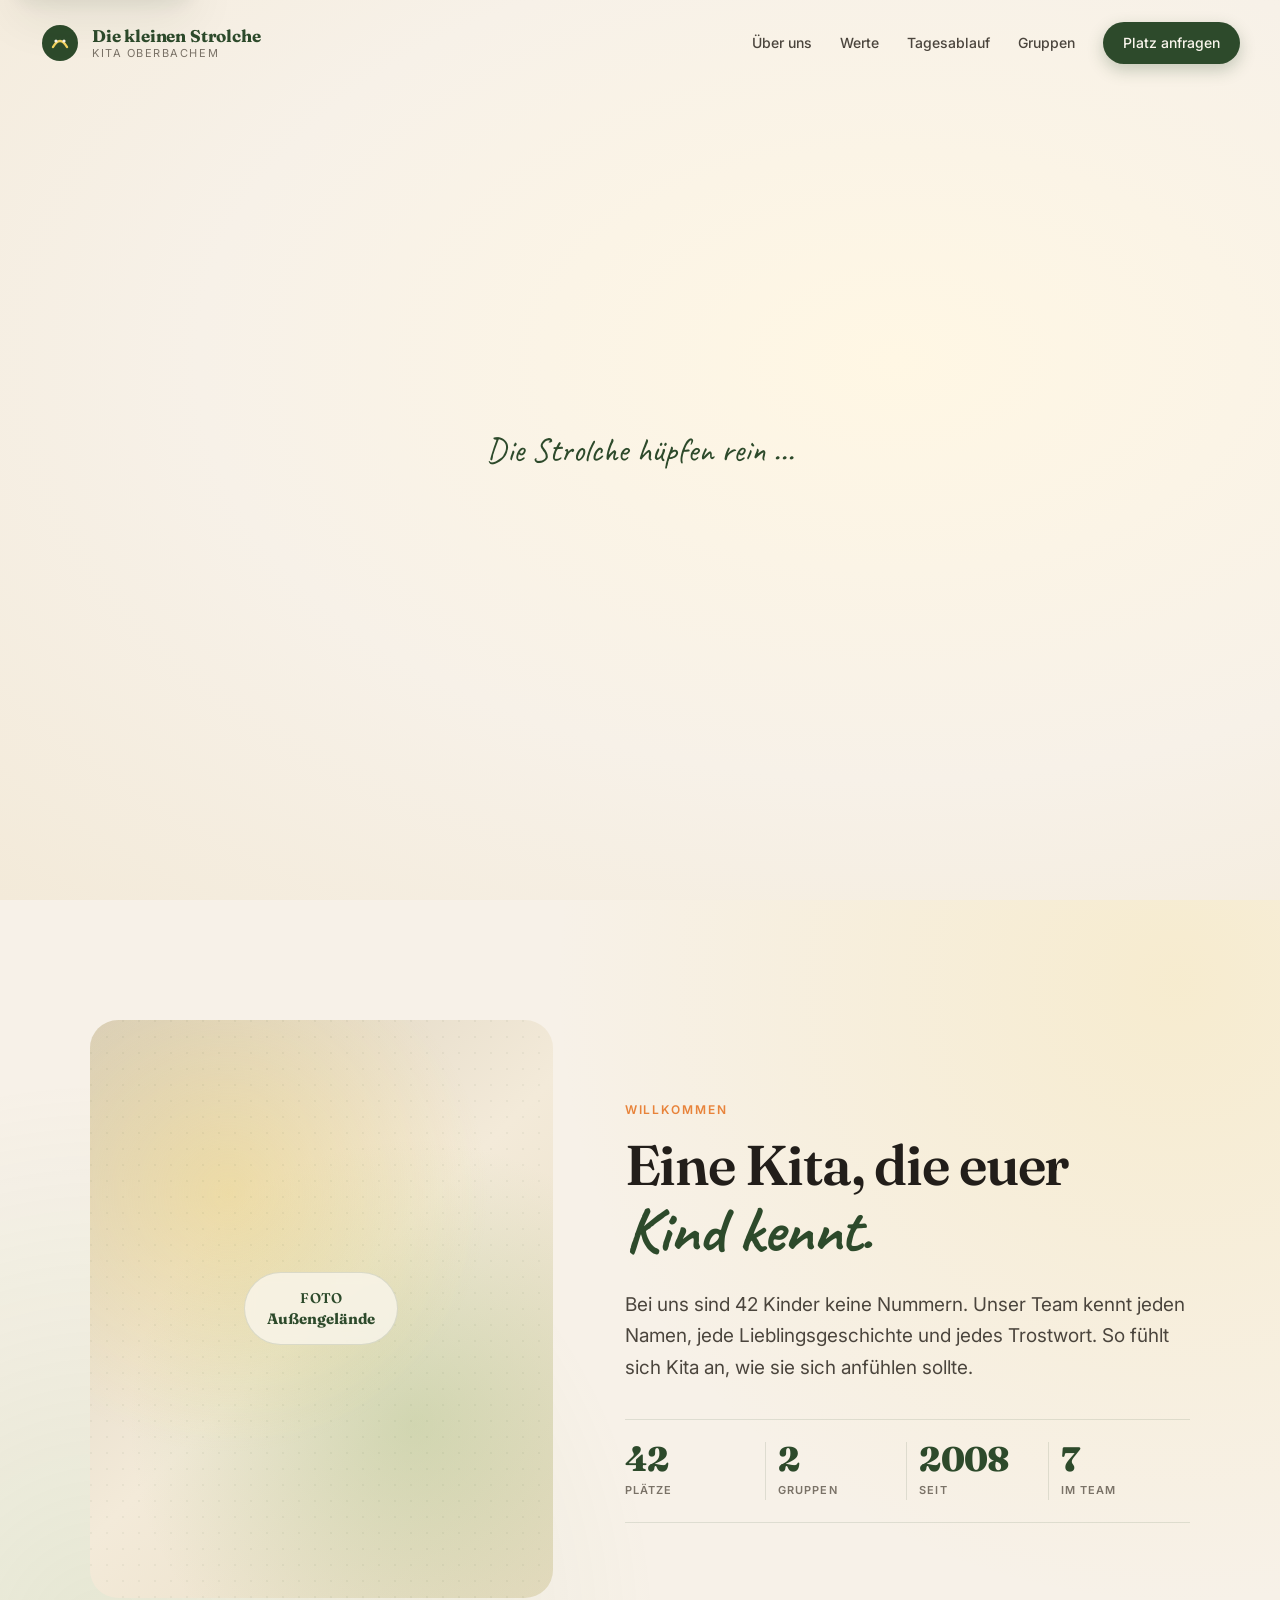
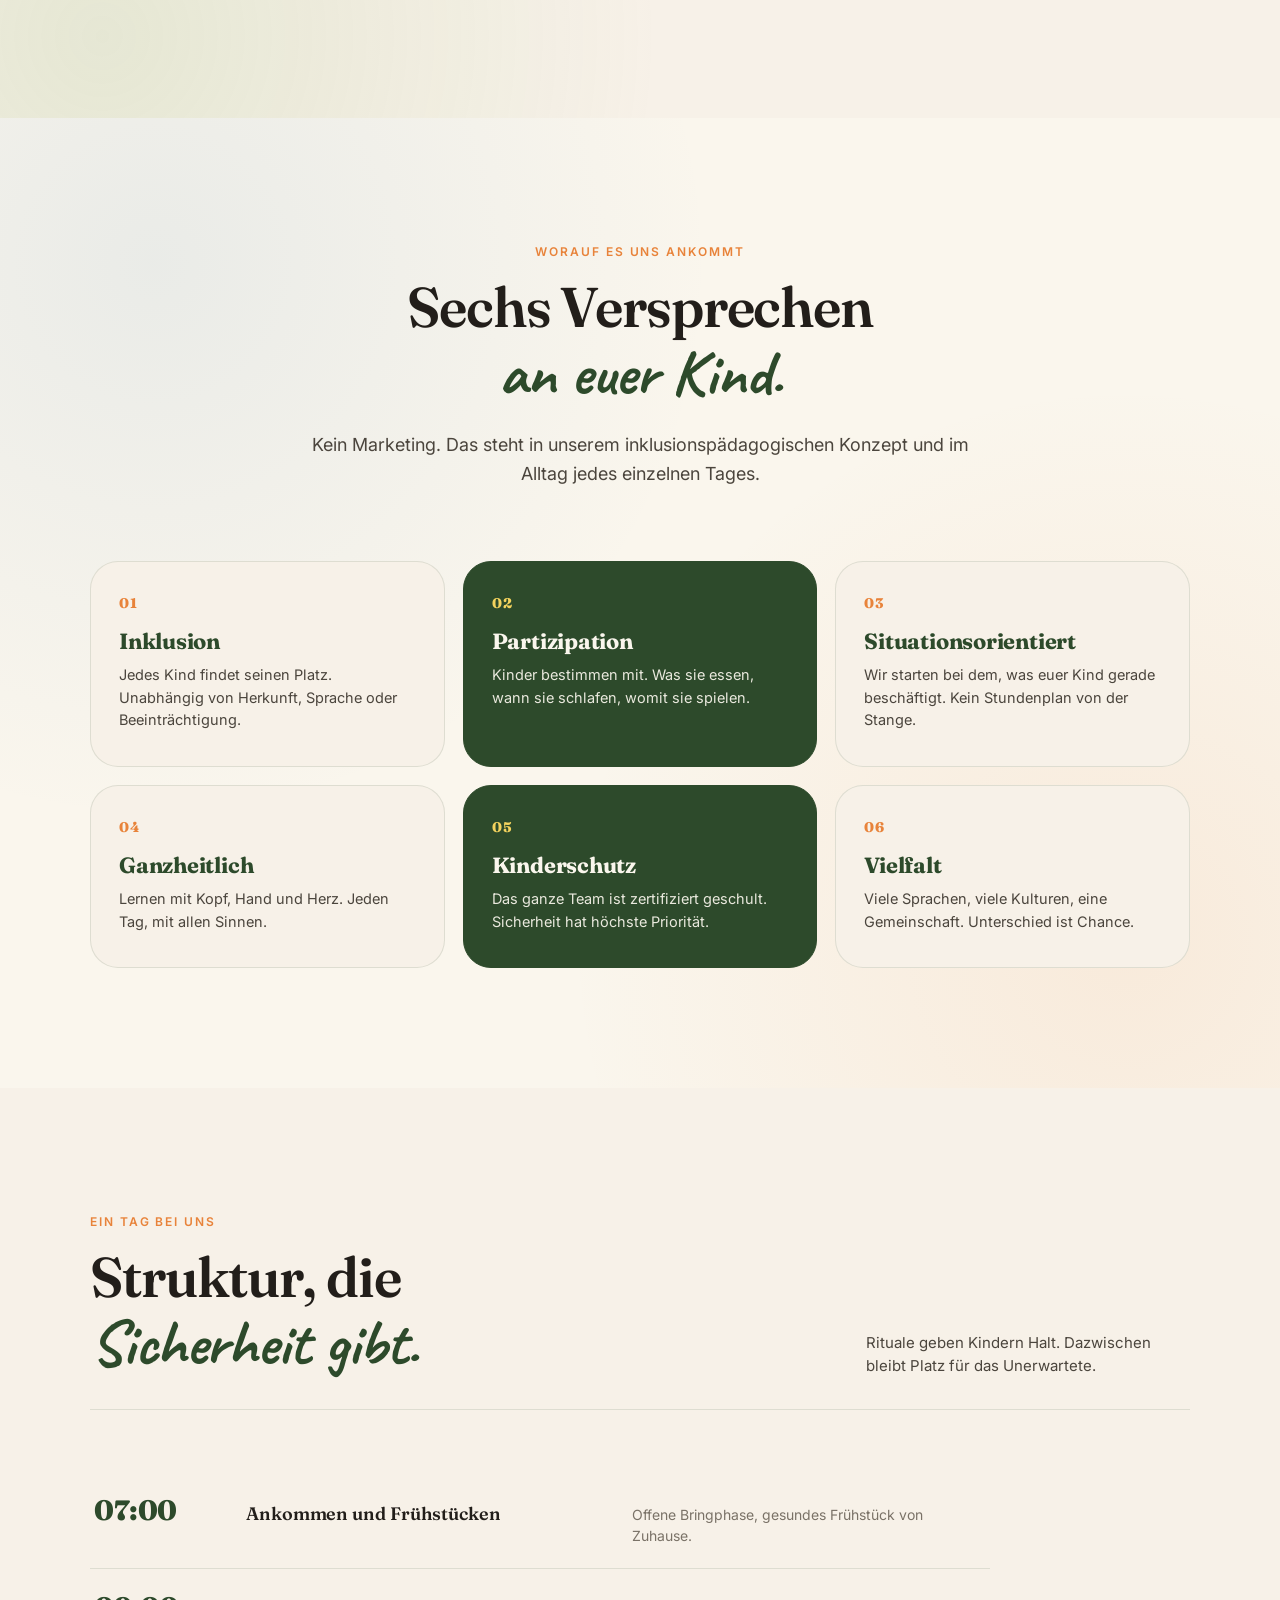
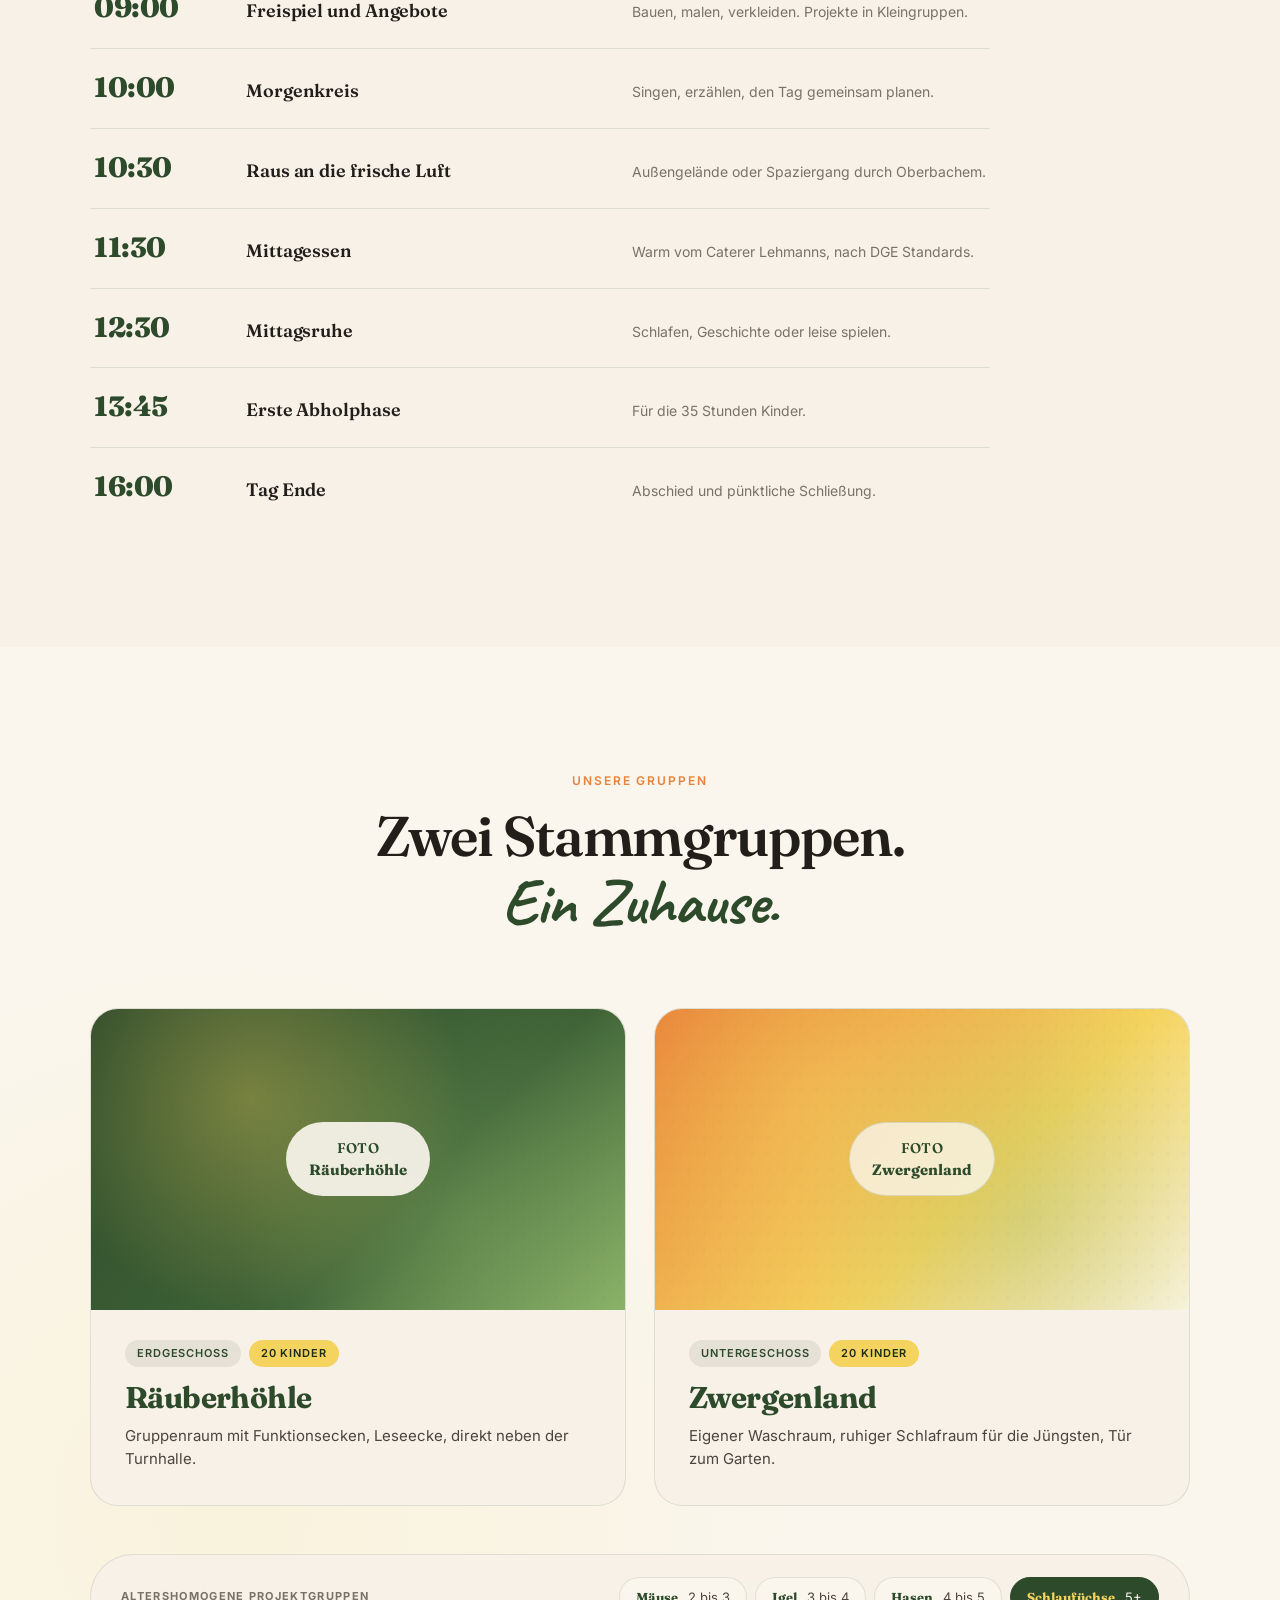
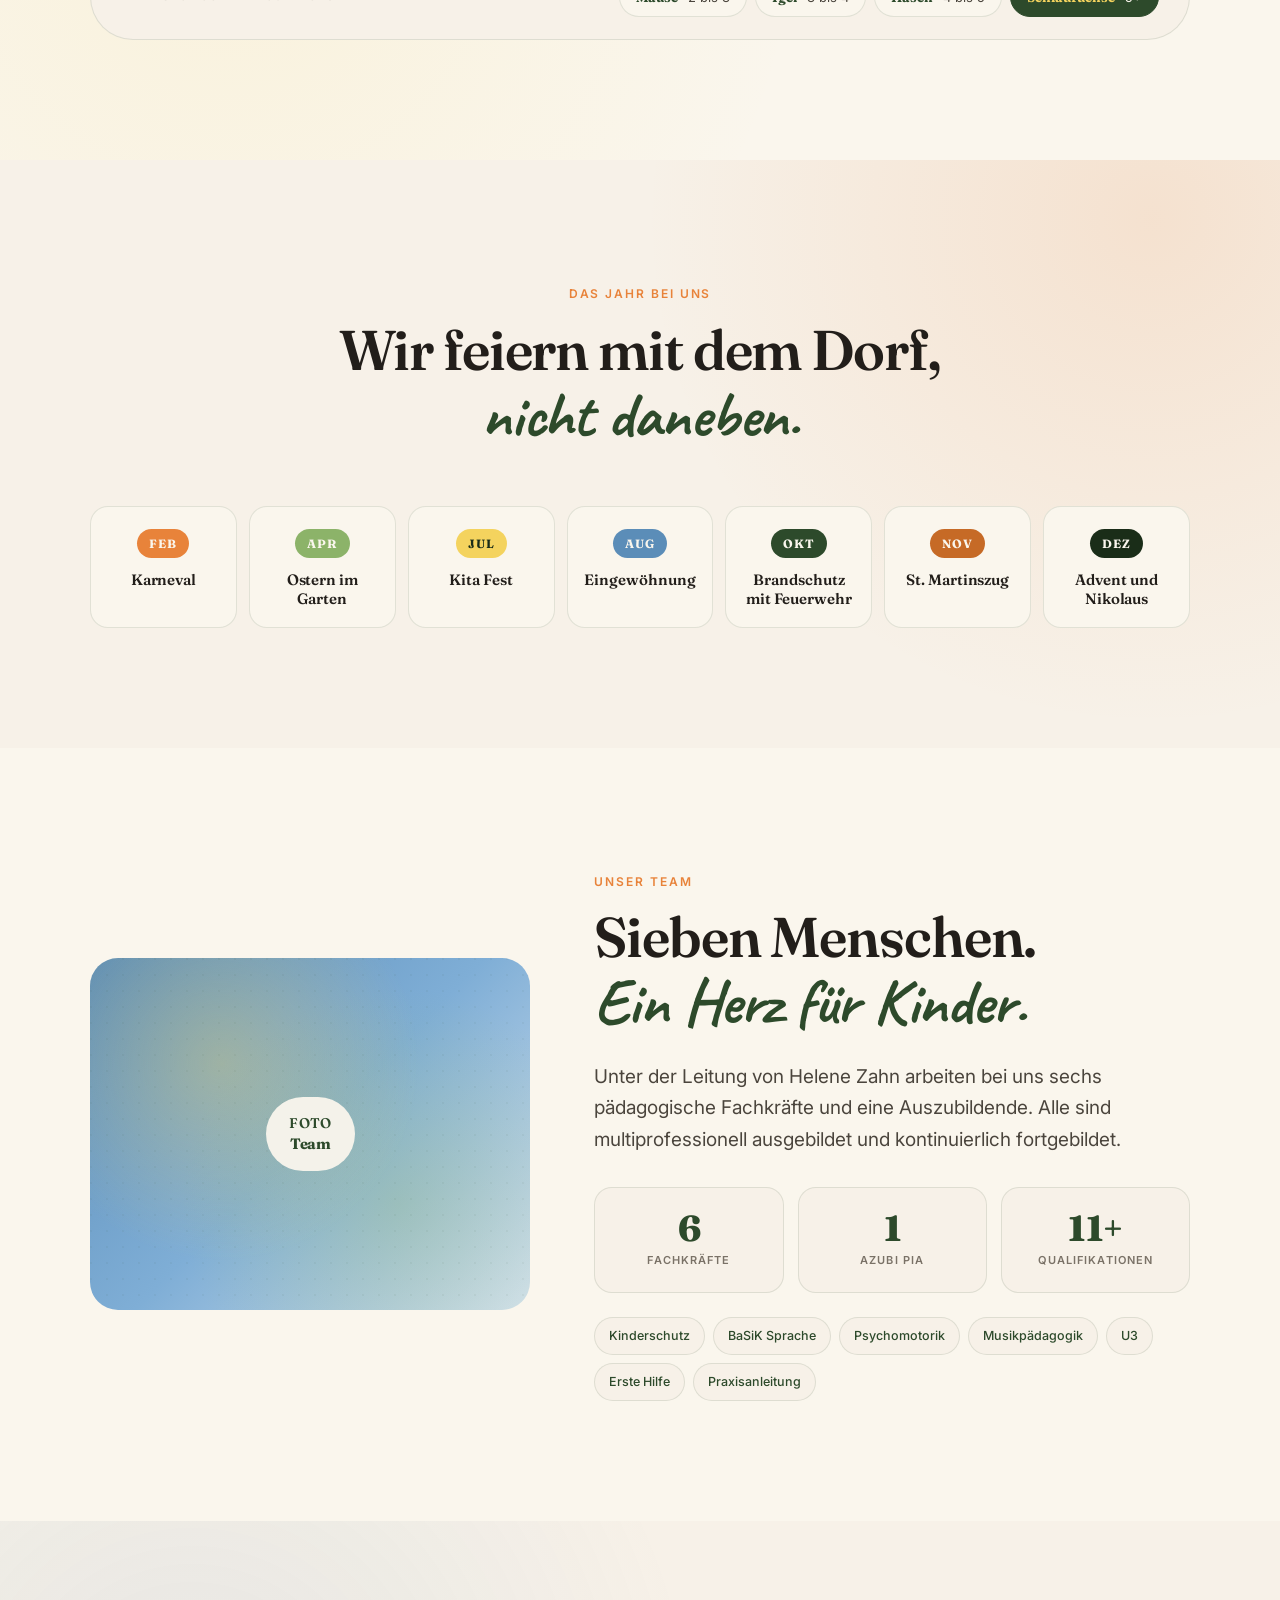
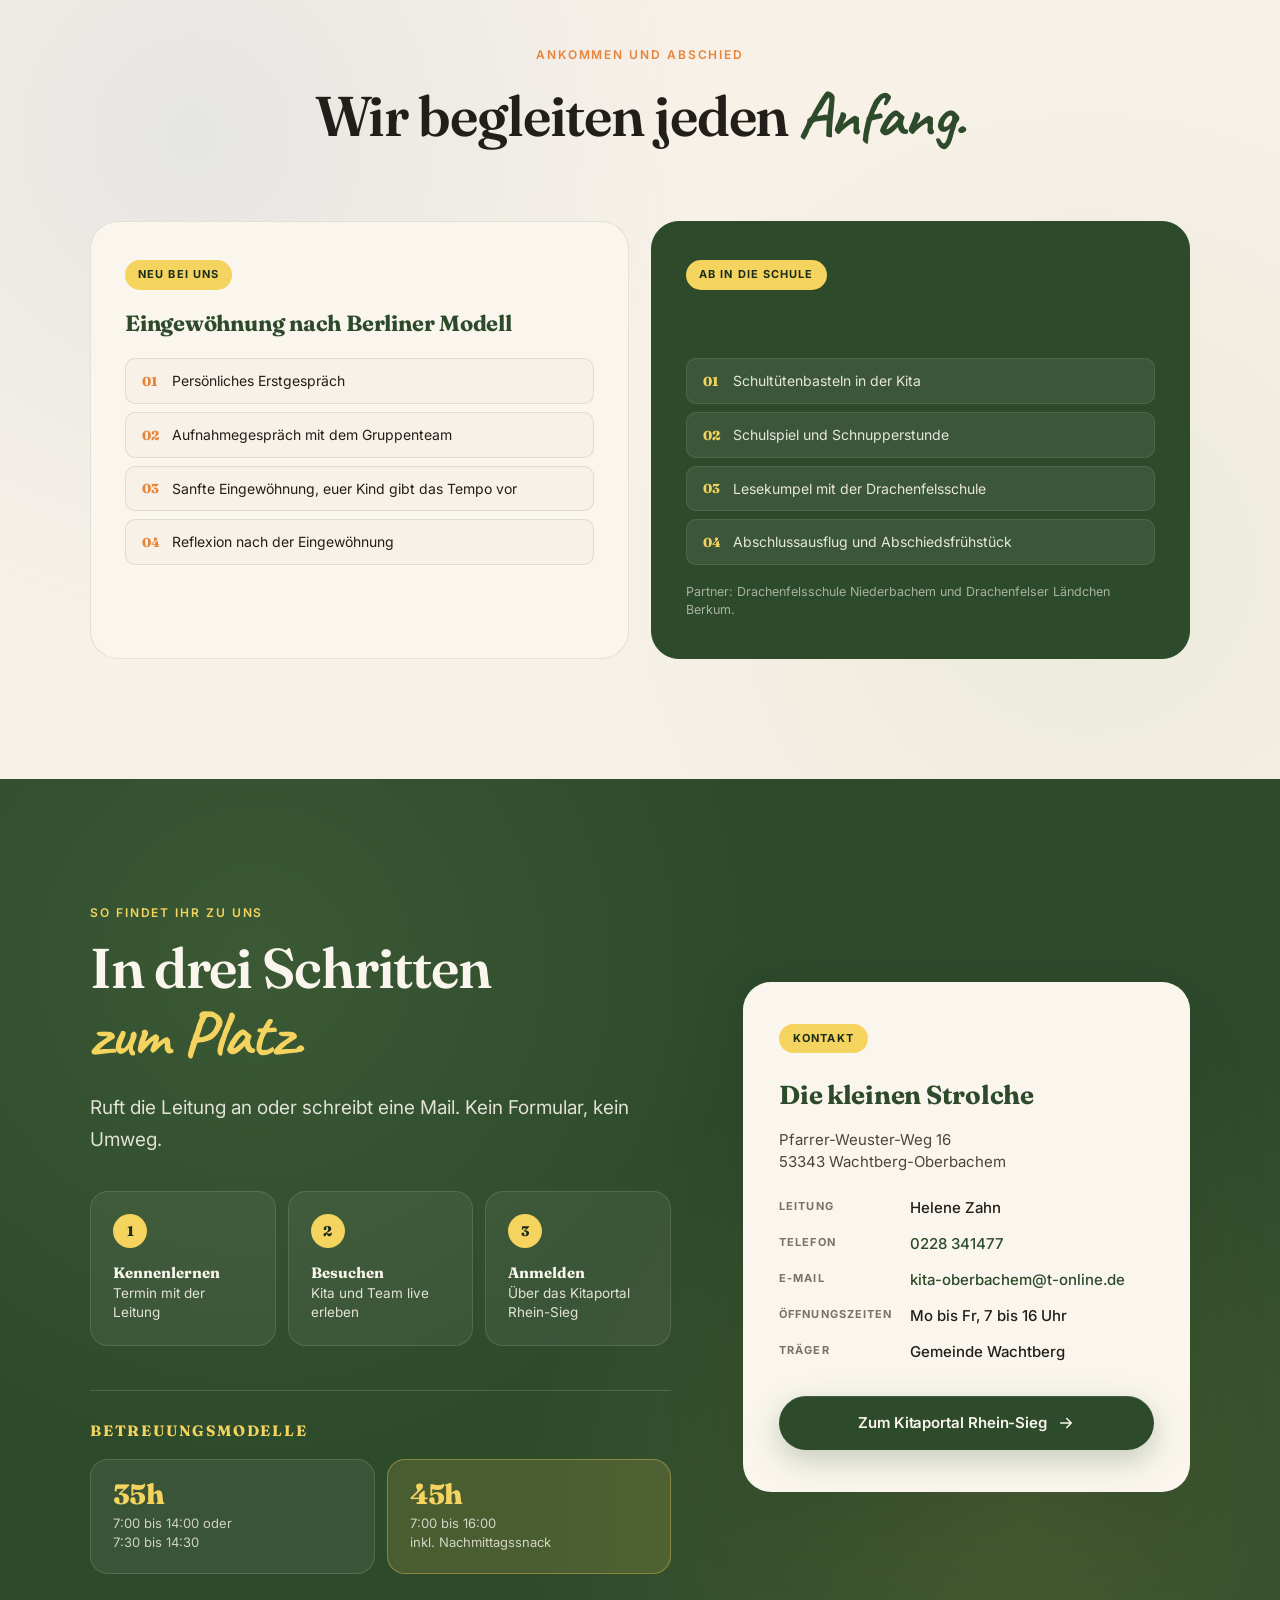
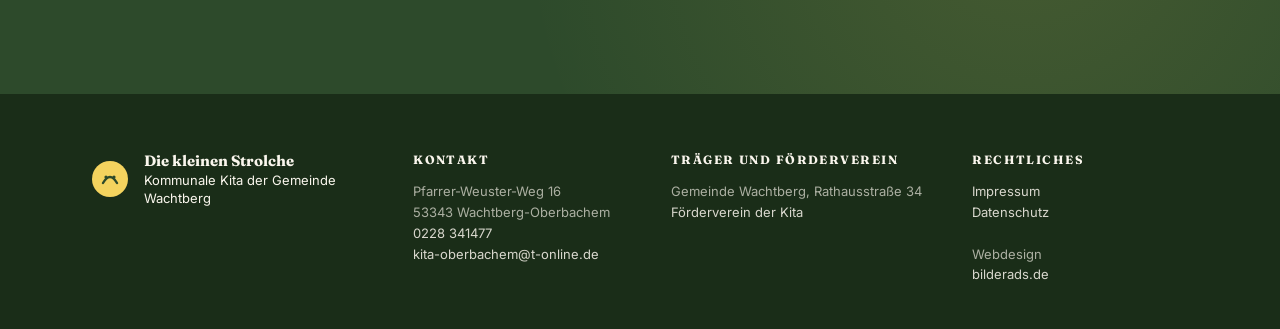
<file: index.html>
<!doctype html>
<html lang="de">
  <head>
    <meta charset="UTF-8" />
    <meta name="viewport" content="width=device-width, initial-scale=1.0" />

    <title>Kita "Die kleinen Strolche" Oberbachem | Inklusive Kita in Wachtberg</title>
    <meta
      name="description"
      content="Kommunale inklusive Kita in Wachtberg-Oberbachem. 42 Plätze, zwei Gruppen, Kinder von 2 Jahren bis zur Einschulung. Hier darf euer Kind einfach Kind sein."
    />
    <meta
      name="keywords"
      content="Kita Oberbachem, Kindergarten Oberbachem, Kita Wachtberg, Die kleinen Strolche, Inklusive Kita Wachtberg, Räuberhöhle Zwergenland"
    />
    <meta name="author" content="Kita Die kleinen Strolche Oberbachem" />
    <meta name="robots" content="index, follow, max-image-preview:large" />
    <meta name="theme-color" content="#2d4a2b" />
    <meta name="format-detection" content="telephone=yes" />
    <link rel="canonical" href="https://kita-oberbachem.de/" />

    <meta name="geo.region" content="DE-NW" />
    <meta name="geo.placename" content="Wachtberg-Oberbachem" />
    <meta name="geo.position" content="50.6368;7.1582" />
    <meta name="ICBM" content="50.6368, 7.1582" />

    <meta property="og:type" content="website" />
    <meta property="og:site_name" content="Kita Die kleinen Strolche Oberbachem" />
    <meta property="og:locale" content="de_DE" />
    <meta property="og:title" content="Kita Die kleinen Strolche Oberbachem" />
    <meta
      property="og:description"
      content="Inklusive Kita in Wachtberg-Oberbachem. 42 Plätze, zwei Gruppen, Kinder von 2 bis 6 Jahren. Hier darf euer Kind einfach Kind sein."
    />
    <meta property="og:url" content="https://kita-oberbachem.de/" />
    <meta property="og:image" content="https://kita-oberbachem.de/og-image.jpg" />
    <meta property="og:image:width" content="1200" />
    <meta property="og:image:height" content="630" />
    <meta property="og:image:alt" content="Kita Die kleinen Strolche in Wachtberg-Oberbachem" />

    <meta name="twitter:card" content="summary_large_image" />
    <meta name="twitter:title" content="Kita Die kleinen Strolche Oberbachem" />
    <meta
      name="twitter:description"
      content="Inklusive Kita in Wachtberg-Oberbachem. 42 Plätze, 2 bis 6 Jahre."
    />
    <meta name="twitter:image" content="https://kita-oberbachem.de/og-image.jpg" />

    <link rel="icon" href="data:image/svg+xml,%3Csvg xmlns='http://www.w3.org/2000/svg' viewBox='0 0 100 100'%3E%3Ctext y='.9em' font-size='90'%3E%F0%9F%8C%B2%3C/text%3E%3C/svg%3E" />

    <script type="application/ld+json">
    {
      "@context": "https://schema.org",
      "@type": "Preschool",
      "@id": "https://kita-oberbachem.de/#organization",
      "name": "Kita Die kleinen Strolche Oberbachem",
      "alternateName": ["Die kleinen Strolche", "Städtische Kita Oberbachem"],
      "url": "https://kita-oberbachem.de/",
      "description": "Kommunale inklusive Kindertagesstätte in Wachtberg-Oberbachem. Zwei Gruppen (Räuberhöhle und Zwergenland), bis zu 42 Kinder von 2 Jahren bis zur Einschulung. Situationsorientierter pädagogischer Ansatz mit Fokus auf Inklusion, Partizipation und ganzheitliche Bildung.",
      "telephone": "+49-228-341477",
      "email": "kita-oberbachem@t-online.de",
      "address": {
        "@type": "PostalAddress",
        "streetAddress": "Pfarrer-Weuster-Weg 16",
        "addressLocality": "Wachtberg",
        "addressRegion": "NW",
        "postalCode": "53343",
        "addressCountry": "DE"
      },
      "geo": {
        "@type": "GeoCoordinates",
        "latitude": 50.6368,
        "longitude": 7.1582
      },
      "openingHoursSpecification": [{
        "@type": "OpeningHoursSpecification",
        "dayOfWeek": ["Monday", "Tuesday", "Wednesday", "Thursday", "Friday"],
        "opens": "07:00",
        "closes": "16:00"
      }],
      "areaServed": [
        { "@type": "Place", "name": "Oberbachem" },
        { "@type": "Place", "name": "Berkum" },
        { "@type": "Place", "name": "Niederbachem" },
        { "@type": "Place", "name": "Ließem" },
        { "@type": "Place", "name": "Gimmersdorf" },
        { "@type": "Place", "name": "Kürrighoven" },
        { "@type": "Place", "name": "Werthhoven" },
        { "@type": "Place", "name": "Villip" },
        { "@type": "Place", "name": "Wachtberg" }
      ],
      "parentOrganization": {
        "@type": "GovernmentOrganization",
        "name": "Gemeinde Wachtberg",
        "url": "https://www.wachtberg.de/"
      },
      "numberOfEmployees": { "@type": "QuantitativeValue", "value": 7 },
      "slogan": "Hier darf euer Kind einfach Kind sein."
    }
    </script>

    <script type="application/ld+json">
    {
      "@context": "https://schema.org",
      "@type": "WebSite",
      "@id": "https://kita-oberbachem.de/#website",
      "url": "https://kita-oberbachem.de/",
      "name": "Kita Die kleinen Strolche Oberbachem",
      "inLanguage": "de-DE",
      "publisher": { "@id": "https://kita-oberbachem.de/#organization" }
    }
    </script>

    <link rel="preconnect" href="https://fonts.googleapis.com" />
    <link rel="preconnect" href="https://fonts.gstatic.com" crossorigin />
    <link
      href="https://fonts.googleapis.com/css2?family=Caveat:wght@500;700&family=Fraunces:opsz,wght@9..144,400;9..144,500;9..144,600;9..144,700;9..144,800;9..144,900&family=Inter:wght@300;400;500;600;700;800&display=swap"
      rel="stylesheet"
    />

    <link rel="stylesheet" href="style.css?v=11" />

    <script type="importmap">
      {
        "imports": {
          "three": "https://esm.sh/three@0.160.0"
        }
      }
    </script>
  </head>
  <body>
    <a class="skip-link" href="#main">Zum Inhalt springen</a>

    <div class="cursor-dot" aria-hidden="true"></div>
    <div class="cursor-ring" aria-hidden="true"></div>

    <!-- Nav -->
    <header class="site-nav" role="banner">
      <a href="#top" class="logo">
        <span class="logo-mark">
          <svg viewBox="0 0 40 40" aria-hidden="true">
            <circle cx="20" cy="20" r="18" fill="#2d4a2b" />
            <path d="M13 24 Q20 12 27 24" stroke="#f4d35e" stroke-width="2.4" fill="none" stroke-linecap="round" />
            <circle cx="16" cy="18" r="1.6" fill="#f7f1e8" />
            <circle cx="24" cy="18" r="1.6" fill="#f7f1e8" />
          </svg>
        </span>
        <span class="logo-text">
          <span class="logo-title">Die kleinen Strolche</span>
          <span class="logo-sub">Kita Oberbachem</span>
        </span>
      </a>
      <nav class="nav-links" aria-label="Hauptnavigation">
        <a href="#ueber">Über uns</a>
        <a href="#werte">Werte</a>
        <a href="#tagesablauf">Tagesablauf</a>
        <a href="#gruppen">Gruppen</a>
        <a href="#anmeldung" class="nav-cta">Platz anfragen</a>
      </nav>
    </header>

    <main id="main">

    <!-- Hero -->
    <section id="top" class="hero" aria-labelledby="hero-title">
      <canvas id="webgl" class="webgl" aria-hidden="true"></canvas>

      <div class="hero-overlay">
        <div class="loading-text main-txt" aria-hidden="true">Die Strolche hüpfen rein ...</div>

        <div class="hero-inner hide-text">
          <span class="kicker">
            <span class="kicker-dot" aria-hidden="true"></span>
            Kommunale inklusive Kita in Oberbachem
          </span>
          <h1 id="hero-title" class="hero-title">
            <span class="line">Hier darf euer Kind</span>
            <span class="line accent">einfach Kind sein.</span>
            <span class="sr-only">Kita "Die kleinen Strolche" in Wachtberg-Oberbachem. Kommunale inklusive Kindertagesstätte für Kinder von 2 Jahren bis zur Einschulung.</span>
          </h1>
          <p class="hero-sub">
            Kleine Kita mitten in Oberbachem. Warmes Team, feste Gruppen, jedes Kind beim Namen. Hier fühlt sich euer Kind wohl.
          </p>
          <div class="hero-actions">
            <a href="#anmeldung" class="btn btn-primary">
              Platz anfragen
              <svg viewBox="0 0 24 24" aria-hidden="true"><path d="M5 12h14M13 6l6 6-6 6" stroke="currentColor" stroke-width="2" fill="none" stroke-linecap="round" stroke-linejoin="round"/></svg>
            </a>
            <a href="#tagesablauf" class="btn btn-ghost">Ein Tag bei uns</a>
          </div>

          <div class="hero-meta">
            <div class="meta-item">
              <div class="meta-value">42</div>
              <div class="meta-label">Plätze</div>
            </div>
            <span class="meta-sep"></span>
            <div class="meta-item">
              <div class="meta-value">2 bis 6</div>
              <div class="meta-label">Jahre</div>
            </div>
            <span class="meta-sep"></span>
            <div class="meta-item">
              <div class="meta-value">7 bis 16</div>
              <div class="meta-label">Uhr, Mo bis Fr</div>
            </div>
          </div>
        </div>

        <div class="scroll-hint hide-text">
          <span>nach unten für mehr</span>
          <svg viewBox="0 0 24 24"><path d="M12 4v14M6 13l6 6 6-6" stroke="currentColor" stroke-width="2" fill="none" stroke-linecap="round" stroke-linejoin="round"/></svg>
        </div>
      </div>
    </section>

    <!-- Willkommen -->
    <section id="ueber" class="section section-about">
      <div class="container">
        <div class="about-bento">
          <figure class="photo-ph ph-1" aria-label="Foto Außengelände">
            <div class="ph-label">Foto <br /><strong>Außengelände</strong></div>
          </figure>
          <div class="about-copy">
            <span class="eyebrow">Willkommen</span>
            <h2 class="section-title">
              Eine Kita, die euer <span class="handwritten">Kind kennt.</span>
            </h2>
            <p class="lead">
              Bei uns sind 42 Kinder keine Nummern. Unser Team kennt jeden Namen, jede Lieblingsgeschichte und jedes Trostwort. So fühlt sich Kita an, wie sie sich anfühlen sollte.
            </p>
            <div class="stat-strip">
              <div><strong>42</strong><span>Plätze</span></div>
              <div><strong>2</strong><span>Gruppen</span></div>
              <div><strong>2008</strong><span>seit</span></div>
              <div><strong>7</strong><span>im Team</span></div>
            </div>
          </div>
        </div>
      </div>
    </section>

    <!-- Werte / Worauf es ankommt -->
    <section id="werte" class="section section-values">
      <div class="container">
        <div class="section-head">
          <span class="eyebrow">Worauf es uns ankommt</span>
          <h2 class="section-title">
            Sechs Versprechen <span class="handwritten">an euer Kind.</span>
          </h2>
          <p class="section-lead">
            Kein Marketing. Das steht in unserem inklusionspädagogischen Konzept und im Alltag jedes einzelnen Tages.
          </p>
        </div>

        <div class="values-grid">
          <article class="value-card">
            <div class="value-num">01</div>
            <h3>Inklusion</h3>
            <p>Jedes Kind findet seinen Platz. Unabhängig von Herkunft, Sprache oder Beeinträchtigung.</p>
          </article>
          <article class="value-card value-card-accent">
            <div class="value-num">02</div>
            <h3>Partizipation</h3>
            <p>Kinder bestimmen mit. Was sie essen, wann sie schlafen, womit sie spielen.</p>
          </article>
          <article class="value-card">
            <div class="value-num">03</div>
            <h3>Situationsorientiert</h3>
            <p>Wir starten bei dem, was euer Kind gerade beschäftigt. Kein Stundenplan von der Stange.</p>
          </article>
          <article class="value-card">
            <div class="value-num">04</div>
            <h3>Ganzheitlich</h3>
            <p>Lernen mit Kopf, Hand und Herz. Jeden Tag, mit allen Sinnen.</p>
          </article>
          <article class="value-card value-card-accent">
            <div class="value-num">05</div>
            <h3>Kinderschutz</h3>
            <p>Das ganze Team ist zertifiziert geschult. Sicherheit hat höchste Priorität.</p>
          </article>
          <article class="value-card">
            <div class="value-num">06</div>
            <h3>Vielfalt</h3>
            <p>Viele Sprachen, viele Kulturen, eine Gemeinschaft. Unterschied ist Chance.</p>
          </article>
        </div>
      </div>
    </section>

    <!-- Tagesablauf -->
    <section id="tagesablauf" class="section section-day">
      <div class="container">
        <div class="day-head">
          <div>
            <span class="eyebrow">Ein Tag bei uns</span>
            <h2 class="section-title">
              Struktur, die <span class="handwritten">Sicherheit gibt.</span>
            </h2>
          </div>
          <p class="day-head-note">Rituale geben Kindern Halt. Dazwischen bleibt Platz für das Unerwartete.</p>
        </div>

        <ol class="day-list">
          <li><span class="day-t">07:00</span><span class="day-h">Ankommen und Frühstücken</span><span class="day-d">Offene Bringphase, gesundes Frühstück von Zuhause.</span></li>
          <li><span class="day-t">09:00</span><span class="day-h">Freispiel und Angebote</span><span class="day-d">Bauen, malen, verkleiden. Projekte in Kleingruppen.</span></li>
          <li><span class="day-t">10:00</span><span class="day-h">Morgenkreis</span><span class="day-d">Singen, erzählen, den Tag gemeinsam planen.</span></li>
          <li><span class="day-t">10:30</span><span class="day-h">Raus an die frische Luft</span><span class="day-d">Außengelände oder Spaziergang durch Oberbachem.</span></li>
          <li><span class="day-t">11:30</span><span class="day-h">Mittagessen</span><span class="day-d">Warm vom Caterer Lehmanns, nach DGE Standards.</span></li>
          <li><span class="day-t">12:30</span><span class="day-h">Mittagsruhe</span><span class="day-d">Schlafen, Geschichte oder leise spielen.</span></li>
          <li><span class="day-t">13:45</span><span class="day-h">Erste Abholphase</span><span class="day-d">Für die 35 Stunden Kinder.</span></li>
          <li><span class="day-t">16:00</span><span class="day-h">Tag Ende</span><span class="day-d">Abschied und pünktliche Schließung.</span></li>
        </ol>
      </div>
    </section>

    <!-- Gruppen -->
    <section id="gruppen" class="section section-groups">
      <div class="container">
        <div class="section-head">
          <span class="eyebrow">Unsere Gruppen</span>
          <h2 class="section-title">
            Zwei Stammgruppen. <span class="handwritten">Ein Zuhause.</span>
          </h2>
        </div>

        <div class="groups-grid">
          <article class="group-card">
            <figure class="photo-ph ph-2" aria-label="Foto Räuberhöhle">
              <div class="ph-label">Foto <br /><strong>Räuberhöhle</strong></div>
            </figure>
            <div class="group-body">
              <div class="group-meta">
                <span class="group-loc">Erdgeschoss</span>
                <span class="group-num">20 Kinder</span>
              </div>
              <h3>Räuberhöhle</h3>
              <p>Gruppenraum mit Funktionsecken, Leseecke, direkt neben der Turnhalle.</p>
            </div>
          </article>

          <article class="group-card">
            <figure class="photo-ph ph-3" aria-label="Foto Zwergenland">
              <div class="ph-label">Foto <br /><strong>Zwergenland</strong></div>
            </figure>
            <div class="group-body">
              <div class="group-meta">
                <span class="group-loc">Untergeschoss</span>
                <span class="group-num">20 Kinder</span>
              </div>
              <h3>Zwergenland</h3>
              <p>Eigener Waschraum, ruhiger Schlafraum für die Jüngsten, Tür zum Garten.</p>
            </div>
          </article>
        </div>

        <div class="age-row">
          <div class="age-row-label">Altershomogene Projektgruppen</div>
          <div class="age-pills">
            <span class="age-pill"><strong>Mäuse</strong> 2 bis 3</span>
            <span class="age-pill"><strong>Igel</strong> 3 bis 4</span>
            <span class="age-pill"><strong>Hasen</strong> 4 bis 5</span>
            <span class="age-pill age-pill-hero"><strong>Schlaufüchse</strong> 5+</span>
          </div>
        </div>
      </div>
    </section>

    <!-- Jahr und Feste -->
    <section id="jahr" class="section section-year">
      <div class="container">
        <div class="year-head">
          <span class="eyebrow">Das Jahr bei uns</span>
          <h2 class="section-title">
            Wir feiern mit dem Dorf, <span class="handwritten">nicht daneben.</span>
          </h2>
        </div>

        <div class="year-strip">
          <div class="year-item"><div class="year-month">Feb</div><h4>Karneval</h4></div>
          <div class="year-item"><div class="year-month">Apr</div><h4>Ostern im Garten</h4></div>
          <div class="year-item"><div class="year-month">Jul</div><h4>Kita Fest</h4></div>
          <div class="year-item"><div class="year-month">Aug</div><h4>Eingewöhnung</h4></div>
          <div class="year-item"><div class="year-month">Okt</div><h4>Brandschutz mit Feuerwehr</h4></div>
          <div class="year-item"><div class="year-month">Nov</div><h4>St. Martinszug</h4></div>
          <div class="year-item"><div class="year-month">Dez</div><h4>Advent und Nikolaus</h4></div>
        </div>
      </div>
    </section>

    <!-- Team -->
    <section id="team" class="section section-team">
      <div class="container">
        <div class="team-bento">
          <figure class="photo-ph ph-4" aria-label="Foto Team">
            <div class="ph-label">Foto <br /><strong>Team</strong></div>
          </figure>
          <div class="team-copy">
            <span class="eyebrow">Unser Team</span>
            <h2 class="section-title">
              Sieben Menschen. <span class="handwritten">Ein Herz für Kinder.</span>
            </h2>
            <p class="lead">
              Unter der Leitung von Helene Zahn arbeiten bei uns sechs pädagogische Fachkräfte und eine Auszubildende. Alle sind multiprofessionell ausgebildet und kontinuierlich fortgebildet.
            </p>

            <div class="team-numbers">
              <div class="tnum"><strong>6</strong><span>Fachkräfte</span></div>
              <div class="tnum"><strong>1</strong><span>Azubi PiA</span></div>
              <div class="tnum"><strong>11+</strong><span>Qualifikationen</span></div>
            </div>

            <div class="team-pills">
              <span>Kinderschutz</span>
              <span>BaSiK Sprache</span>
              <span>Psychomotorik</span>
              <span>Musikpädagogik</span>
              <span>U3</span>
              <span>Erste Hilfe</span>
              <span>Praxisanleitung</span>
            </div>
          </div>
        </div>
      </div>
    </section>

    <!-- Übergänge -->
    <section id="uebergang" class="section section-transitions">
      <div class="container">
        <div class="section-head">
          <span class="eyebrow">Ankommen und Abschied</span>
          <h2 class="section-title">
            Wir begleiten jeden <span class="handwritten">Anfang.</span>
          </h2>
        </div>

        <div class="transitions-grid">
          <article class="trans-card">
            <div class="trans-tag">Neu bei uns</div>
            <h3>Eingewöhnung nach Berliner Modell</h3>
            <ol class="trans-steps">
              <li>Persönliches Erstgespräch</li>
              <li>Aufnahmegespräch mit dem Gruppenteam</li>
              <li>Sanfte Eingewöhnung, euer Kind gibt das Tempo vor</li>
              <li>Reflexion nach der Eingewöhnung</li>
            </ol>
          </article>
          <article class="trans-card trans-card-alt">
            <div class="trans-tag">Ab in die Schule</div>
            <h3>Vom Schlaufuchs zum Schulkind</h3>
            <ol class="trans-steps">
              <li>Schultütenbasteln in der Kita</li>
              <li>Schulspiel und Schnupperstunde</li>
              <li>Lesekumpel mit der Drachenfelsschule</li>
              <li>Abschlussausflug und Abschiedsfrühstück</li>
            </ol>
            <p class="trans-note">Partner: Drachenfelsschule Niederbachem und Drachenfelser Ländchen Berkum.</p>
          </article>
        </div>
      </div>
    </section>

    <!-- Kontakt / Anmeldung -->
    <section id="anmeldung" class="section section-kontakt">
      <div class="container">
        <div class="kontakt-grid">
          <div class="kontakt-copy">
            <span class="eyebrow light">So findet ihr zu uns</span>
            <h2 class="section-title light">
              In drei Schritten <span class="handwritten light">zum Platz.</span>
            </h2>
            <p class="lead light">
              Ruft die Leitung an oder schreibt eine Mail. Kein Formular, kein Umweg.
            </p>

            <div class="kontakt-steps">
              <div class="step">
                <div class="step-num">1</div>
                <div><strong>Kennenlernen</strong><br />Termin mit der Leitung</div>
              </div>
              <div class="step">
                <div class="step-num">2</div>
                <div><strong>Besuchen</strong><br />Kita und Team live erleben</div>
              </div>
              <div class="step">
                <div class="step-num">3</div>
                <div><strong>Anmelden</strong><br />Über das Kitaportal Rhein-Sieg</div>
              </div>
            </div>

            <div class="betreuungsmodelle">
              <h3>Betreuungsmodelle</h3>
              <div class="modelle">
                <div class="modell">
                  <div class="modell-head">35h</div>
                  <div class="modell-body">7:00 bis 14:00 oder<br />7:30 bis 14:30</div>
                </div>
                <div class="modell modell-hero">
                  <div class="modell-head">45h</div>
                  <div class="modell-body">7:00 bis 16:00<br />inkl. Nachmittagssnack</div>
                </div>
              </div>
            </div>
          </div>

          <aside id="kontakt" class="kontakt-card">
            <div class="card-badge badge-light">Kontakt</div>
            <h3>Die kleinen Strolche</h3>
            <p class="addr">
              Pfarrer-Weuster-Weg 16<br />
              53343 Wachtberg-Oberbachem
            </p>
            <dl class="kontakt-list">
              <dt>Leitung</dt><dd>Helene Zahn</dd>
              <dt>Telefon</dt><dd><a href="tel:+49228341477">0228 341477</a></dd>
              <dt>E-Mail</dt><dd><a href="mailto:kita-oberbachem@t-online.de">kita-oberbachem@t-online.de</a></dd>
              <dt>Öffnungszeiten</dt><dd>Mo bis Fr, 7 bis 16 Uhr</dd>
              <dt>Träger</dt><dd>Gemeinde Wachtberg</dd>
            </dl>
            <a class="btn btn-primary full" href="https://www.kitaportal-rhein-sieg-kreis.de/" target="_blank" rel="noopener">
              Zum Kitaportal Rhein-Sieg
              <svg viewBox="0 0 24 24"><path d="M5 12h14M13 6l6 6-6 6" stroke="currentColor" stroke-width="2" fill="none" stroke-linecap="round" stroke-linejoin="round"/></svg>
            </a>
          </aside>
        </div>
      </div>
    </section>

    </main>

    <footer class="site-footer" role="contentinfo">
      <div class="container footer-grid">
        <div class="footer-brand">
          <span class="logo-mark">
            <svg viewBox="0 0 40 40" aria-hidden="true">
              <circle cx="20" cy="20" r="18" fill="#f4d35e" />
              <path d="M13 24 Q20 12 27 24" stroke="#2d4a2b" stroke-width="2.4" fill="none" stroke-linecap="round" />
              <circle cx="16" cy="18" r="1.6" fill="#2d4a2b" />
              <circle cx="24" cy="18" r="1.6" fill="#2d4a2b" />
            </svg>
          </span>
          <div>
            <strong>Die kleinen Strolche</strong><br />
            Kommunale Kita der Gemeinde Wachtberg
          </div>
        </div>

        <div class="footer-col">
          <h4>Kontakt</h4>
          <p>
            Pfarrer-Weuster-Weg 16<br />
            53343 Wachtberg-Oberbachem<br />
            <a href="tel:+49228341477">0228 341477</a><br />
            <a href="mailto:kita-oberbachem@t-online.de">kita-oberbachem@t-online.de</a>
          </p>
        </div>

        <div class="footer-col">
          <h4>Träger und Förderverein</h4>
          <p>
            Gemeinde Wachtberg, Rathausstraße 34<br />
            <a href="mailto:förderverein-kindergarten-oberbachem@gmx.de">Förderverein der Kita</a>
          </p>
        </div>

        <div class="footer-col">
          <h4>Rechtliches</h4>
          <p>
            <a href="impressum.html">Impressum</a><br />
            <a href="datenschutz.html">Datenschutz</a><br />
            <br />
            Webdesign<br />
            <a href="https://bilderads.de" target="_blank" rel="noopener">bilderads.de</a>
          </p>
        </div>
      </div>
    </footer>

    <script type="module" src="main.js?v=11"></script>
  </body>
</html>
</file>
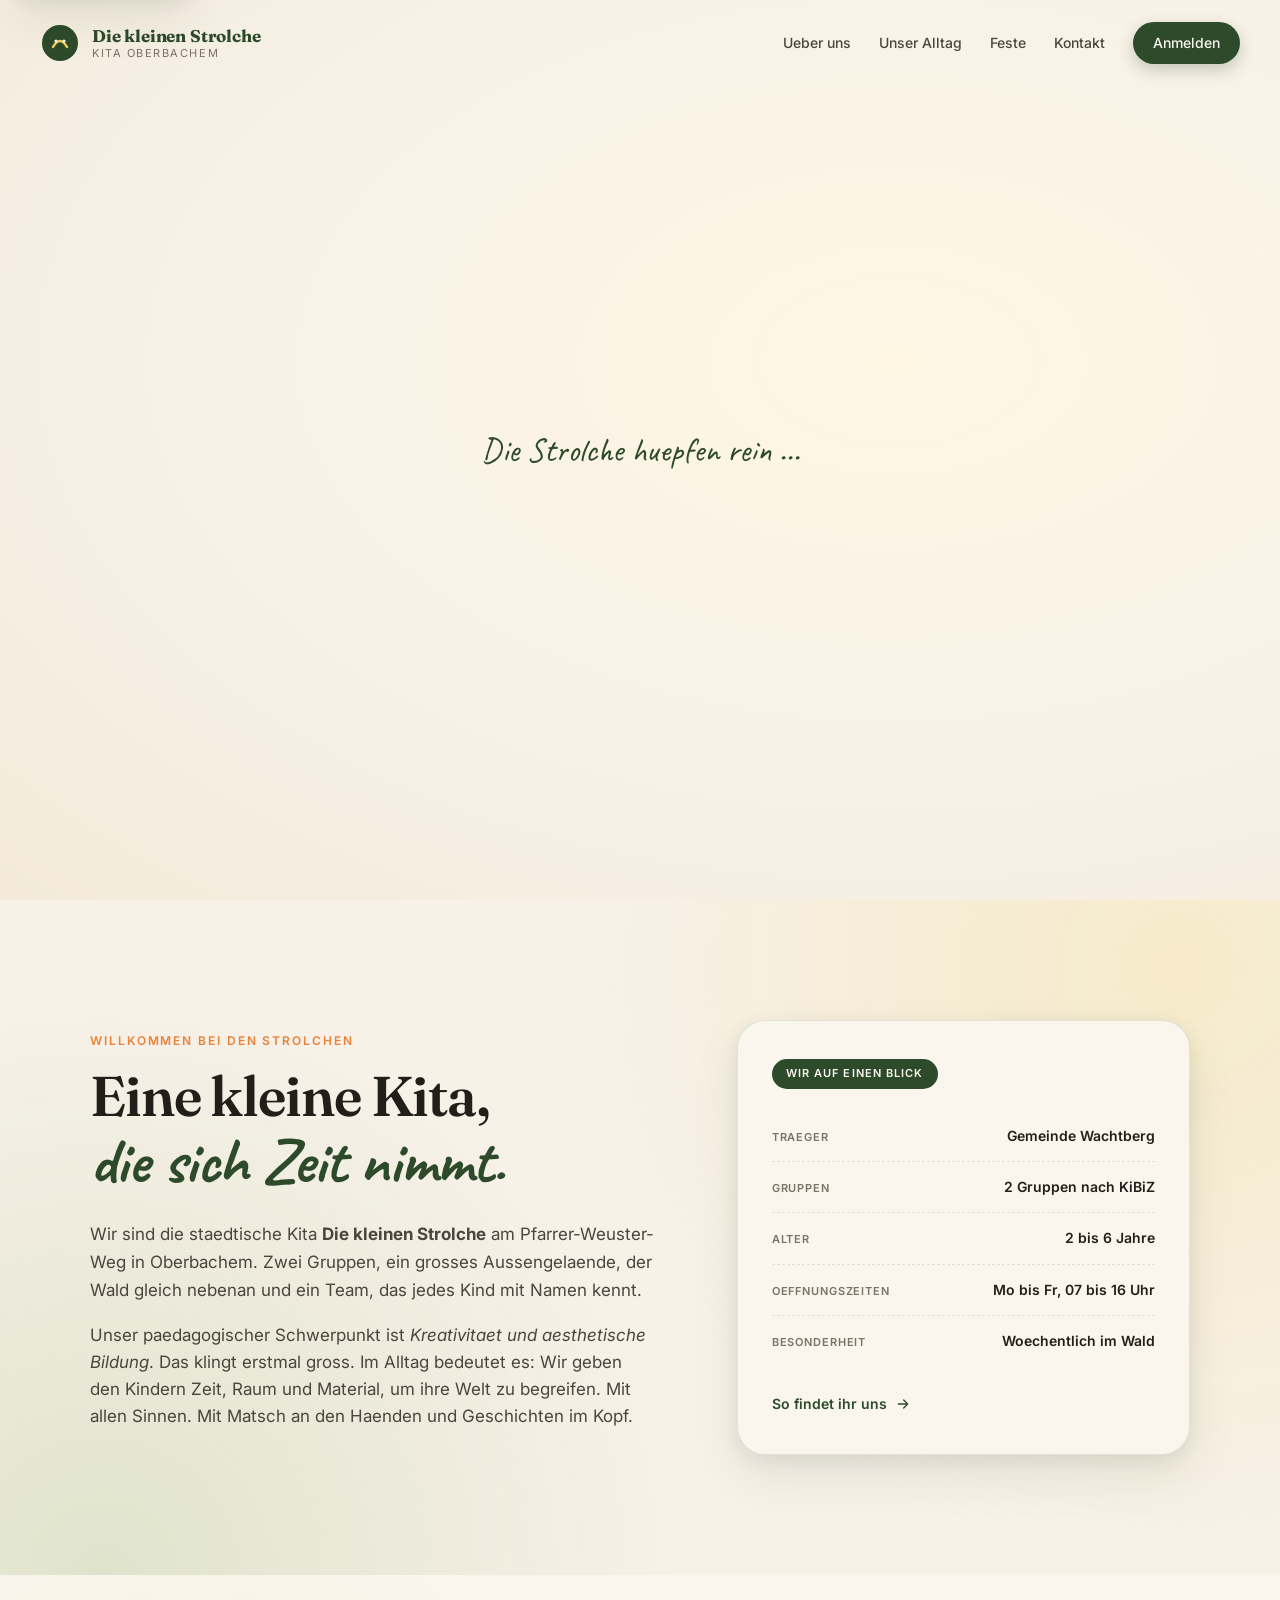
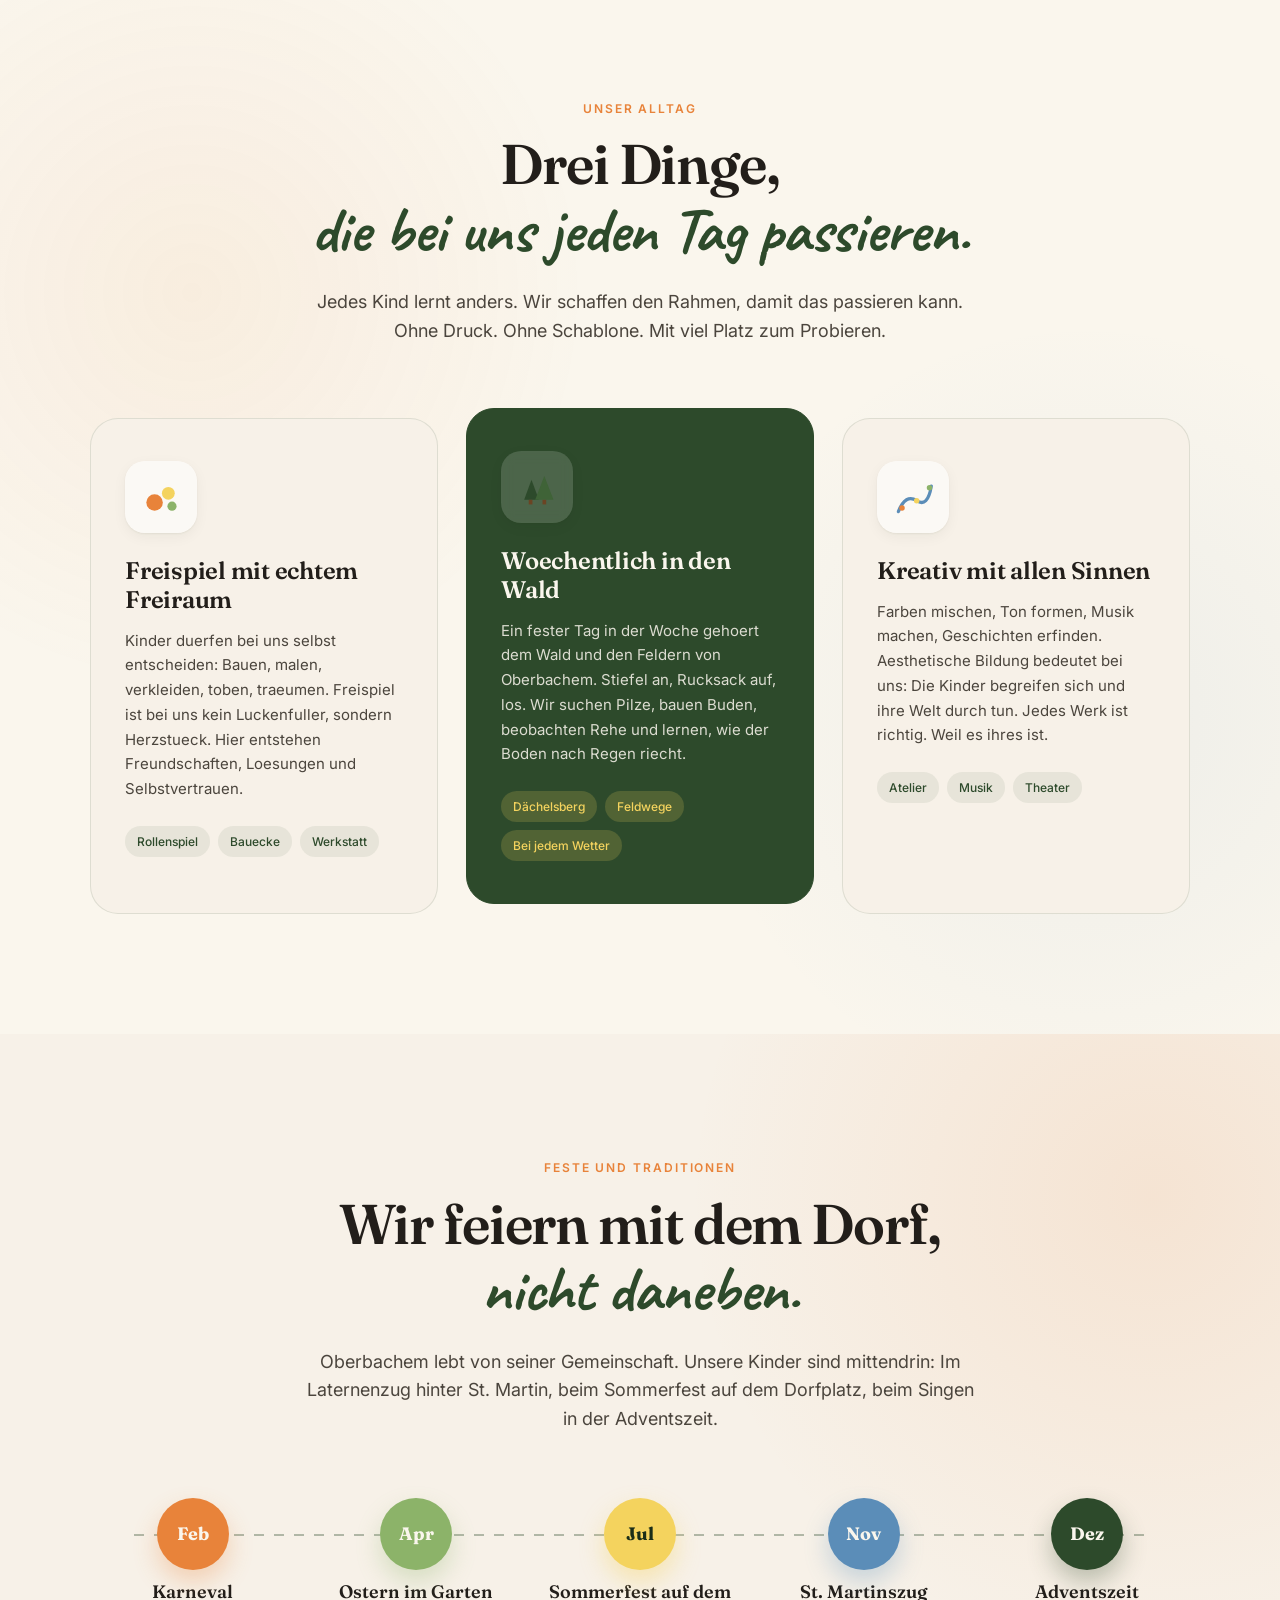
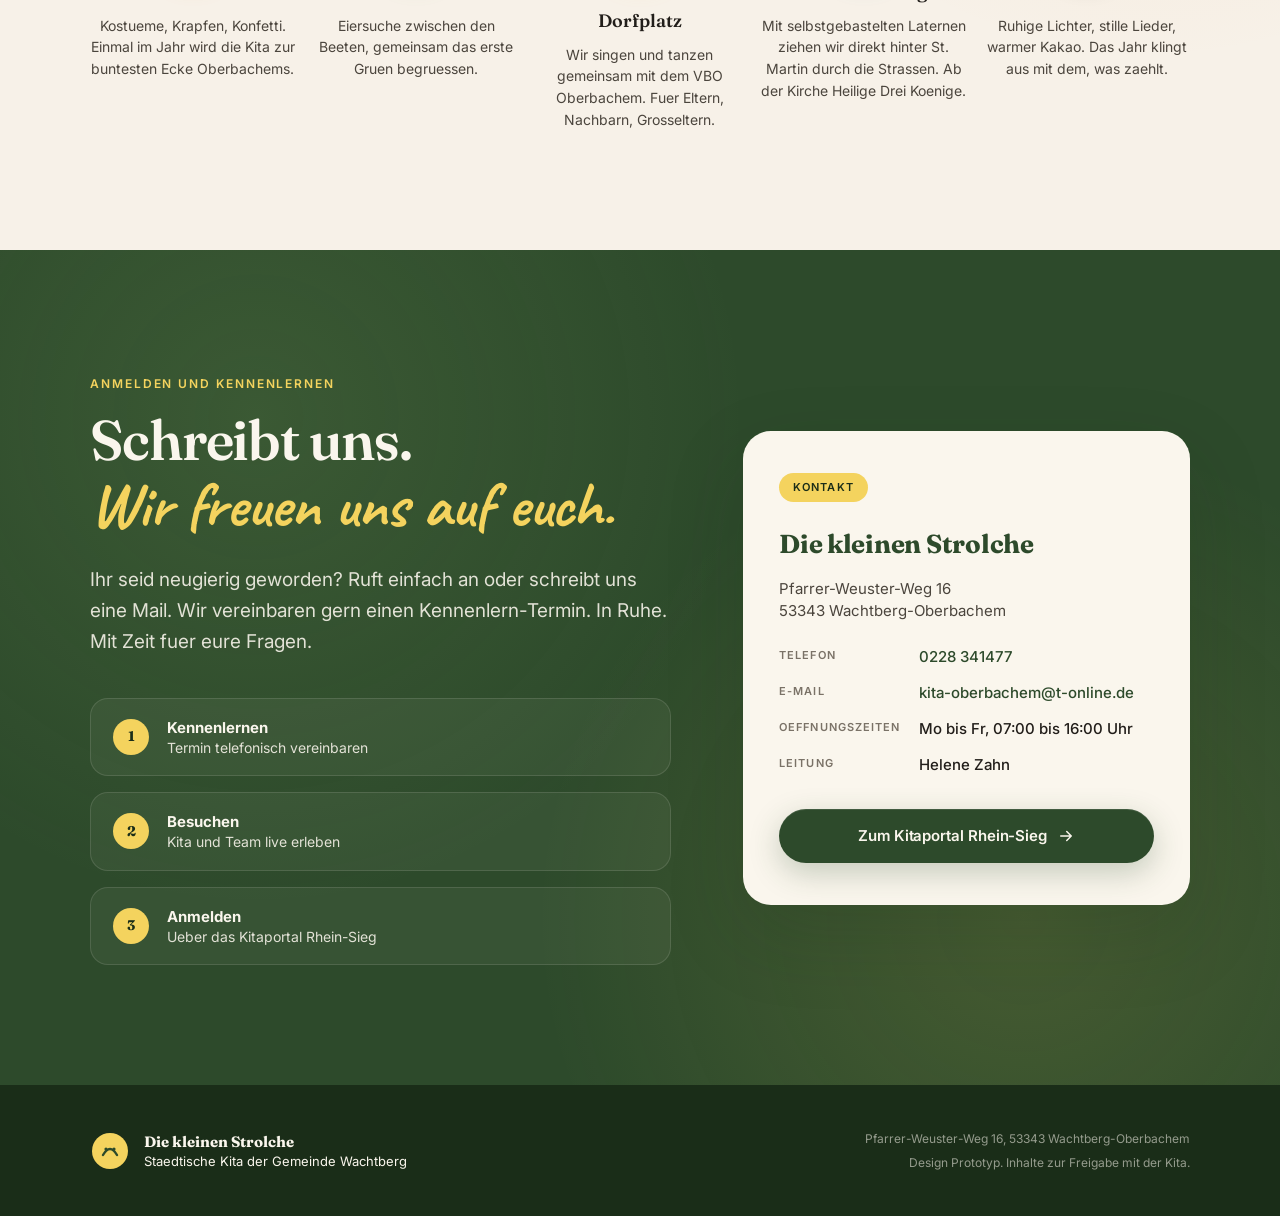
<file: website/index.html>
<!doctype html>
<html lang="de">
  <head>
    <meta charset="UTF-8" />
    <meta name="viewport" content="width=device-width, initial-scale=1.0" />

    <!-- Primary -->
    <title>Kita "Die kleinen Strolche" Oberbachem | Staedtische Kita in Wachtberg</title>
    <meta
      name="description"
      content="Staedtische Kita 'Die kleinen Strolche' in Wachtberg-Oberbachem. Zwei Gruppen, Kinder von 2 bis 6 Jahren, woechentlicher Waldtag. Konzept, Tagesablauf und Anmeldung auf einen Blick."
    />
    <meta
      name="keywords"
      content="Kita Oberbachem, Kindergarten Oberbachem, Kita Wachtberg, Die kleinen Strolche, Kinderbetreuung Wachtberg, Kindertagesstaette Oberbachem, Waldkindergarten Wachtberg"
    />
    <meta name="author" content="Kita Die kleinen Strolche Oberbachem" />
    <meta name="robots" content="index, follow, max-image-preview:large" />
    <meta name="theme-color" content="#2d4a2b" />
    <meta name="format-detection" content="telephone=yes" />
    <link rel="canonical" href="https://kita-oberbachem.de/" />

    <!-- Geo -->
    <meta name="geo.region" content="DE-NW" />
    <meta name="geo.placename" content="Wachtberg-Oberbachem" />
    <meta name="geo.position" content="50.6368;7.1582" />
    <meta name="ICBM" content="50.6368, 7.1582" />

    <!-- Open Graph -->
    <meta property="og:type" content="website" />
    <meta property="og:site_name" content="Kita Die kleinen Strolche Oberbachem" />
    <meta property="og:locale" content="de_DE" />
    <meta property="og:title" content="Kita Die kleinen Strolche Oberbachem" />
    <meta
      property="og:description"
      content="Staedtische Kita in Wachtberg-Oberbachem. Zwei Gruppen, Kinder von 2 bis 6 Jahren, woechentlicher Waldtag. Geborgen wachsen. Neugierig die Welt entdecken."
    />
    <meta property="og:url" content="https://kita-oberbachem.de/" />
    <meta property="og:image" content="https://kita-oberbachem.de/og-image.jpg" />
    <meta property="og:image:width" content="1200" />
    <meta property="og:image:height" content="630" />
    <meta property="og:image:alt" content="Kita Die kleinen Strolche in Wachtberg-Oberbachem" />

    <!-- Twitter Card -->
    <meta name="twitter:card" content="summary_large_image" />
    <meta name="twitter:title" content="Kita Die kleinen Strolche Oberbachem" />
    <meta
      name="twitter:description"
      content="Staedtische Kita in Wachtberg-Oberbachem. Zwei Gruppen, 2 bis 6 Jahre, woechentlich im Wald."
    />
    <meta name="twitter:image" content="https://kita-oberbachem.de/og-image.jpg" />
    <meta name="twitter:image:alt" content="Kita Die kleinen Strolche Oberbachem" />

    <link rel="icon" href="data:image/svg+xml,%3Csvg xmlns='http://www.w3.org/2000/svg' viewBox='0 0 100 100'%3E%3Ctext y='.9em' font-size='90'%3E%F0%9F%8C%B2%3C/text%3E%3C/svg%3E" />

    <!-- JSON-LD: Preschool / LocalBusiness -->
    <script type="application/ld+json">
    {
      "@context": "https://schema.org",
      "@type": "Preschool",
      "@id": "https://kita-oberbachem.de/#organization",
      "name": "Kita Die kleinen Strolche Oberbachem",
      "alternateName": ["Die kleinen Strolche", "Staedtische Kita Oberbachem"],
      "url": "https://kita-oberbachem.de/",
      "description": "Staedtische Kindertagesstaette in Wachtberg-Oberbachem. Zwei Gruppen, Kinder von 2 bis 6 Jahren, Schwerpunkt Kreativitaet und aesthetische Bildung, woechentlicher Wald- und Feldtag.",
      "telephone": "+49-228-341477",
      "email": "kita-oberbachem@t-online.de",
      "address": {
        "@type": "PostalAddress",
        "streetAddress": "Pfarrer-Weuster-Weg 16",
        "addressLocality": "Wachtberg",
        "addressRegion": "NW",
        "postalCode": "53343",
        "addressCountry": "DE"
      },
      "geo": {
        "@type": "GeoCoordinates",
        "latitude": 50.6368,
        "longitude": 7.1582
      },
      "openingHoursSpecification": [{
        "@type": "OpeningHoursSpecification",
        "dayOfWeek": ["Monday", "Tuesday", "Wednesday", "Thursday", "Friday"],
        "opens": "07:00",
        "closes": "16:00"
      }],
      "areaServed": [
        { "@type": "Place", "name": "Oberbachem" },
        { "@type": "Place", "name": "Kuerrighoven" },
        { "@type": "Place", "name": "Wachtberg" }
      ],
      "parentOrganization": {
        "@type": "GovernmentOrganization",
        "name": "Gemeinde Wachtberg",
        "url": "https://www.wachtberg.de/"
      },
      "numberOfEmployees": {
        "@type": "QuantitativeValue",
        "minValue": 4
      },
      "slogan": "Geborgen wachsen. Neugierig die Welt entdecken."
    }
    </script>

    <script type="application/ld+json">
    {
      "@context": "https://schema.org",
      "@type": "WebSite",
      "@id": "https://kita-oberbachem.de/#website",
      "url": "https://kita-oberbachem.de/",
      "name": "Kita Die kleinen Strolche Oberbachem",
      "inLanguage": "de-DE",
      "publisher": { "@id": "https://kita-oberbachem.de/#organization" }
    }
    </script>

    <script type="application/ld+json">
    {
      "@context": "https://schema.org",
      "@type": "BreadcrumbList",
      "itemListElement": [{
        "@type": "ListItem",
        "position": 1,
        "name": "Startseite",
        "item": "https://kita-oberbachem.de/"
      }]
    }
    </script>

    <link rel="preconnect" href="https://fonts.googleapis.com" />
    <link rel="preconnect" href="https://fonts.gstatic.com" crossorigin />
    <link
      href="https://fonts.googleapis.com/css2?family=Caveat:wght@500;700&family=Fraunces:opsz,wght@9..144,400;9..144,500;9..144,600;9..144,700;9..144,800&family=Inter:wght@300;400;500;600;700&display=swap"
      rel="stylesheet"
    />

    <link rel="stylesheet" href="style.css" />

    <script type="importmap">
      {
        "imports": {
          "three": "https://esm.sh/three@0.160.0"
        }
      }
    </script>
  </head>
  <body>
    <a class="skip-link" href="#main">Zum Inhalt springen</a>

    <!-- Custom Cursor -->
    <div class="cursor-dot" aria-hidden="true"></div>
    <div class="cursor-ring" aria-hidden="true"></div>

    <!-- Nav -->
    <header class="site-nav" role="banner">
      <a href="#top" class="logo">
        <span class="logo-mark">
          <svg viewBox="0 0 40 40" aria-hidden="true">
            <circle cx="20" cy="20" r="18" fill="#2d4a2b" />
            <path d="M13 24 Q20 12 27 24" stroke="#f4d35e" stroke-width="2.4" fill="none" stroke-linecap="round" />
            <circle cx="16" cy="18" r="1.6" fill="#f7f1e8" />
            <circle cx="24" cy="18" r="1.6" fill="#f7f1e8" />
          </svg>
        </span>
        <span class="logo-text">
          <span class="logo-title">Die kleinen Strolche</span>
          <span class="logo-sub">Kita Oberbachem</span>
        </span>
      </a>
      <nav class="nav-links" aria-label="Hauptnavigation">
        <a href="#ueber">Ueber uns</a>
        <a href="#alltag">Unser Alltag</a>
        <a href="#feste">Feste</a>
        <a href="#kontakt">Kontakt</a>
        <a href="#anmeldung" class="nav-cta">Anmelden</a>
      </nav>
    </header>

    <main id="main">

    <!-- Hero -->
    <section id="top" class="hero" aria-labelledby="hero-title">
      <canvas id="webgl" class="webgl" aria-hidden="true"></canvas>

      <div class="hero-overlay">
        <div class="loading-text main-txt" aria-hidden="true">Die Strolche huepfen rein ...</div>

        <div class="hero-inner hide-text">
          <span class="kicker">
            <span class="kicker-dot" aria-hidden="true"></span>
            Kita im Herzen von Oberbachem
          </span>
          <h1 id="hero-title" class="hero-title">
            <span class="line">Geborgen wachsen.</span>
            <span class="line accent">Neugierig die Welt entdecken.</span>
            <span class="sr-only">Kita "Die kleinen Strolche" in Wachtberg-Oberbachem. Staedtische Kindertagesstaette fuer Kinder von 2 bis 6 Jahren.</span>
          </h1>
          <p class="hero-sub">
            Bei den kleinen Strolchen in Wachtberg-Oberbachem erleben Kinder von 2 bis 6 Jahren echte Kindheit. Mit Wald und Feld vor der Tuer, mit Zeit zum Spielen, mit Herz und Platz fuer eigene Ideen.
          </p>
          <div class="hero-actions">
            <a href="#anmeldung" class="btn btn-primary">
              Platz anfragen
              <svg viewBox="0 0 24 24" aria-hidden="true"><path d="M5 12h14M13 6l6 6-6 6" stroke="currentColor" stroke-width="2" fill="none" stroke-linecap="round" stroke-linejoin="round"/></svg>
            </a>
            <a href="#alltag" class="btn btn-ghost">Unser Alltag</a>
          </div>

          <div class="hero-meta">
            <div class="meta-item">
              <div class="meta-value">2</div>
              <div class="meta-label">Gruppen im Haus</div>
            </div>
            <span class="meta-sep"></span>
            <div class="meta-item">
              <div class="meta-value">2 bis 6</div>
              <div class="meta-label">Jahre willkommen</div>
            </div>
            <span class="meta-sep"></span>
            <div class="meta-item">
              <div class="meta-value">1x pro Woche</div>
              <div class="meta-label">Wald- und Feldtag</div>
            </div>
          </div>
        </div>

        <div class="scroll-hint hide-text">
          <span>nach unten fuer mehr</span>
          <svg viewBox="0 0 24 24"><path d="M12 4v14M6 13l6 6 6-6" stroke="currentColor" stroke-width="2" fill="none" stroke-linecap="round" stroke-linejoin="round"/></svg>
        </div>
      </div>
    </section>

    <!-- Willkommen -->
    <section id="ueber" class="section section-welcome">
      <div class="container">
        <div class="welcome-grid">
          <div class="welcome-copy">
            <span class="eyebrow">Willkommen bei den Strolchen</span>
            <h2 class="section-title">
              Eine kleine Kita, <span class="handwritten">die sich Zeit nimmt.</span>
            </h2>
            <p class="lead">
              Wir sind die staedtische Kita <strong>Die kleinen Strolche</strong> am Pfarrer-Weuster-Weg in Oberbachem. Zwei Gruppen, ein grosses Aussengelaende, der Wald gleich nebenan und ein Team, das jedes Kind mit Namen kennt.
            </p>
            <p>
              Unser paedagogischer Schwerpunkt ist <em>Kreativitaet und aesthetische Bildung</em>. Das klingt erstmal gross. Im Alltag bedeutet es: Wir geben den Kindern Zeit, Raum und Material, um ihre Welt zu begreifen. Mit allen Sinnen. Mit Matsch an den Haenden und Geschichten im Kopf.
            </p>
          </div>
          <aside class="welcome-card">
            <div class="card-badge">Wir auf einen Blick</div>
            <ul class="fact-list">
              <li><span>Traeger</span><strong>Gemeinde Wachtberg</strong></li>
              <li><span>Gruppen</span><strong>2 Gruppen nach KiBiZ</strong></li>
              <li><span>Alter</span><strong>2 bis 6 Jahre</strong></li>
              <li><span>Oeffnungszeiten</span><strong>Mo bis Fr, 07 bis 16 Uhr</strong></li>
              <li><span>Besonderheit</span><strong>Woechentlich im Wald</strong></li>
            </ul>
            <a href="#kontakt" class="card-link">
              So findet ihr uns
              <svg viewBox="0 0 24 24"><path d="M5 12h14M13 6l6 6-6 6" stroke="currentColor" stroke-width="2" fill="none" stroke-linecap="round" stroke-linejoin="round"/></svg>
            </a>
          </aside>
        </div>
      </div>
    </section>

    <!-- Unser Alltag -->
    <section id="alltag" class="section section-alltag">
      <div class="container">
        <div class="section-head">
          <span class="eyebrow">Unser Alltag</span>
          <h2 class="section-title">
            Drei Dinge, <span class="handwritten">die bei uns jeden Tag passieren.</span>
          </h2>
          <p class="section-lead">
            Jedes Kind lernt anders. Wir schaffen den Rahmen, damit das passieren kann. Ohne Druck. Ohne Schablone. Mit viel Platz zum Probieren.
          </p>
        </div>

        <div class="alltag-grid">
          <article class="alltag-card card-freispiel">
            <div class="card-icon">
              <svg viewBox="0 0 48 48" aria-hidden="true">
                <circle cx="17" cy="30" r="9" fill="#e8833a" />
                <circle cx="32" cy="20" r="7" fill="#f4d35e" />
                <circle cx="36" cy="34" r="5" fill="#8cb369" />
              </svg>
            </div>
            <h3>Freispiel mit echtem Freiraum</h3>
            <p>
              Kinder duerfen bei uns selbst entscheiden: Bauen, malen, verkleiden, toben, traeumen. Freispiel ist bei uns kein Luckenfuller, sondern Herzstueck. Hier entstehen Freundschaften, Loesungen und Selbstvertrauen.
            </p>
            <ul class="card-tags">
              <li>Rollenspiel</li>
              <li>Bauecke</li>
              <li>Werkstatt</li>
            </ul>
          </article>

          <article class="alltag-card card-wald featured">
            <div class="card-icon">
              <svg viewBox="0 0 48 48" aria-hidden="true">
                <path d="M10 38 L18 16 L26 38 Z" fill="#2d4a2b" />
                <path d="M22 38 L32 12 L42 38 Z" fill="#3f6337" />
                <rect x="15" y="38" width="4" height="5" fill="#6b4423" />
                <rect x="30" y="38" width="4" height="5" fill="#6b4423" />
              </svg>
            </div>
            <h3>Woechentlich in den Wald</h3>
            <p>
              Ein fester Tag in der Woche gehoert dem Wald und den Feldern von Oberbachem. Stiefel an, Rucksack auf, los. Wir suchen Pilze, bauen Buden, beobachten Rehe und lernen, wie der Boden nach Regen riecht.
            </p>
            <ul class="card-tags">
              <li>Dächelsberg</li>
              <li>Feldwege</li>
              <li>Bei jedem Wetter</li>
            </ul>
          </article>

          <article class="alltag-card card-kreativ">
            <div class="card-icon">
              <svg viewBox="0 0 48 48" aria-hidden="true">
                <path d="M8 40 Q16 20 28 28 T44 12" stroke="#5b8db8" stroke-width="3.5" fill="none" stroke-linecap="round" />
                <circle cx="12" cy="36" r="3" fill="#e8833a" />
                <circle cx="28" cy="28" r="3" fill="#f4d35e" />
                <circle cx="42" cy="14" r="3" fill="#8cb369" />
              </svg>
            </div>
            <h3>Kreativ mit allen Sinnen</h3>
            <p>
              Farben mischen, Ton formen, Musik machen, Geschichten erfinden. Aesthetische Bildung bedeutet bei uns: Die Kinder begreifen sich und ihre Welt durch tun. Jedes Werk ist richtig. Weil es ihres ist.
            </p>
            <ul class="card-tags">
              <li>Atelier</li>
              <li>Musik</li>
              <li>Theater</li>
            </ul>
          </article>
        </div>
      </div>
    </section>

    <!-- Feste und Traditionen -->
    <section id="feste" class="section section-feste">
      <div class="container">
        <div class="feste-head">
          <span class="eyebrow">Feste und Traditionen</span>
          <h2 class="section-title">
            Wir feiern mit dem Dorf, <span class="handwritten">nicht daneben.</span>
          </h2>
          <p class="section-lead">
            Oberbachem lebt von seiner Gemeinschaft. Unsere Kinder sind mittendrin: Im Laternenzug hinter St. Martin, beim Sommerfest auf dem Dorfplatz, beim Singen in der Adventszeit.
          </p>
        </div>

        <div class="timeline">
          <div class="timeline-item">
            <div class="timeline-month">Feb</div>
            <div class="timeline-body">
              <h4>Karneval</h4>
              <p>Kostueme, Krapfen, Konfetti. Einmal im Jahr wird die Kita zur buntesten Ecke Oberbachems.</p>
            </div>
          </div>
          <div class="timeline-item">
            <div class="timeline-month">Apr</div>
            <div class="timeline-body">
              <h4>Ostern im Garten</h4>
              <p>Eiersuche zwischen den Beeten, gemeinsam das erste Gruen begruessen.</p>
            </div>
          </div>
          <div class="timeline-item">
            <div class="timeline-month">Jul</div>
            <div class="timeline-body">
              <h4>Sommerfest auf dem Dorfplatz</h4>
              <p>Wir singen und tanzen gemeinsam mit dem VBO Oberbachem. Fuer Eltern, Nachbarn, Grosseltern.</p>
            </div>
          </div>
          <div class="timeline-item">
            <div class="timeline-month">Nov</div>
            <div class="timeline-body">
              <h4>St. Martinszug</h4>
              <p>Mit selbstgebastelten Laternen ziehen wir direkt hinter St. Martin durch die Strassen. Ab der Kirche Heilige Drei Koenige.</p>
            </div>
          </div>
          <div class="timeline-item">
            <div class="timeline-month">Dez</div>
            <div class="timeline-body">
              <h4>Adventszeit</h4>
              <p>Ruhige Lichter, stille Lieder, warmer Kakao. Das Jahr klingt aus mit dem, was zaehlt.</p>
            </div>
          </div>
        </div>
      </div>
    </section>

    <!-- Kontakt / Anmeldung -->
    <section id="anmeldung" class="section section-kontakt">
      <div class="container">
        <div class="kontakt-grid">
          <div class="kontakt-copy">
            <span class="eyebrow light">Anmelden und Kennenlernen</span>
            <h2 class="section-title light">
              Schreibt uns. <span class="handwritten light">Wir freuen uns auf euch.</span>
            </h2>
            <p class="lead light">
              Ihr seid neugierig geworden? Ruft einfach an oder schreibt uns eine Mail. Wir vereinbaren gern einen Kennenlern-Termin. In Ruhe. Mit Zeit fuer eure Fragen.
            </p>

            <div class="kontakt-steps">
              <div class="step">
                <div class="step-num">1</div>
                <div><strong>Kennenlernen</strong><br />Termin telefonisch vereinbaren</div>
              </div>
              <div class="step">
                <div class="step-num">2</div>
                <div><strong>Besuchen</strong><br />Kita und Team live erleben</div>
              </div>
              <div class="step">
                <div class="step-num">3</div>
                <div><strong>Anmelden</strong><br />Ueber das Kitaportal Rhein-Sieg</div>
              </div>
            </div>
          </div>

          <aside id="kontakt" class="kontakt-card">
            <div class="card-badge badge-light">Kontakt</div>
            <h3>Die kleinen Strolche</h3>
            <p class="addr">
              Pfarrer-Weuster-Weg 16<br />
              53343 Wachtberg-Oberbachem
            </p>
            <dl class="kontakt-list">
              <dt>Telefon</dt><dd><a href="tel:+49228341477">0228 341477</a></dd>
              <dt>E-Mail</dt><dd><a href="mailto:kita-oberbachem@t-online.de">kita-oberbachem@t-online.de</a></dd>
              <dt>Oeffnungszeiten</dt><dd>Mo bis Fr, 07:00 bis 16:00 Uhr</dd>
              <dt>Leitung</dt><dd>Helene Zahn</dd>
            </dl>
            <a class="btn btn-primary full" href="https://www.kitaportal-rhein-sieg-kreis.de/" target="_blank" rel="noopener">
              Zum Kitaportal Rhein-Sieg
              <svg viewBox="0 0 24 24"><path d="M5 12h14M13 6l6 6-6 6" stroke="currentColor" stroke-width="2" fill="none" stroke-linecap="round" stroke-linejoin="round"/></svg>
            </a>
          </aside>
        </div>
      </div>
    </section>

    </main>

    <!-- Footer -->
    <footer class="site-footer" role="contentinfo">
      <div class="container footer-inner">
        <div class="footer-brand">
          <span class="logo-mark">
            <svg viewBox="0 0 40 40" aria-hidden="true">
              <circle cx="20" cy="20" r="18" fill="#f4d35e" />
              <path d="M13 24 Q20 12 27 24" stroke="#2d4a2b" stroke-width="2.4" fill="none" stroke-linecap="round" />
              <circle cx="16" cy="18" r="1.6" fill="#2d4a2b" />
              <circle cx="24" cy="18" r="1.6" fill="#2d4a2b" />
            </svg>
          </span>
          <div>
            <strong>Die kleinen Strolche</strong><br />
            Staedtische Kita der Gemeinde Wachtberg
          </div>
        </div>
        <div class="footer-meta">
          <span>Pfarrer-Weuster-Weg 16, 53343 Wachtberg-Oberbachem</span>
          <span>Design Prototyp. Inhalte zur Freigabe mit der Kita.</span>
        </div>
      </div>
    </footer>

    <script type="module" src="main.js"></script>
  </body>
</html>
</file>
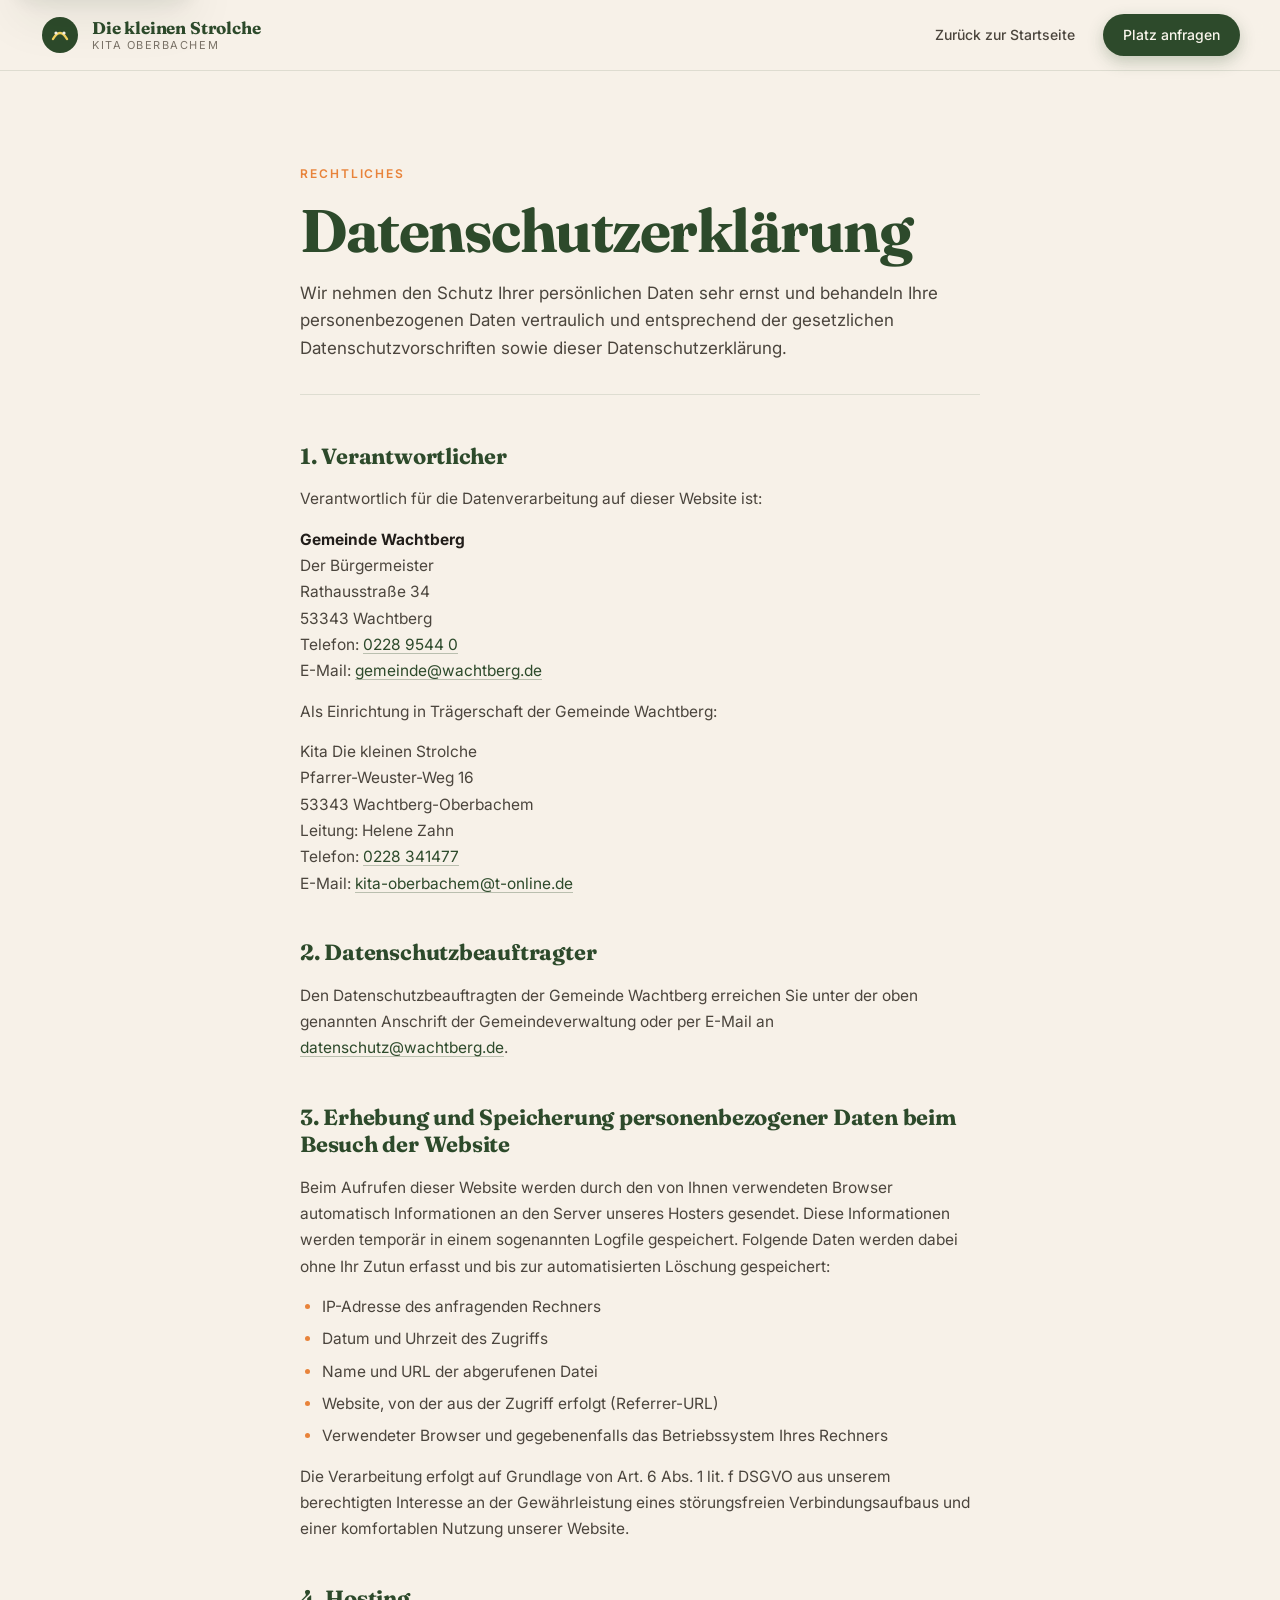
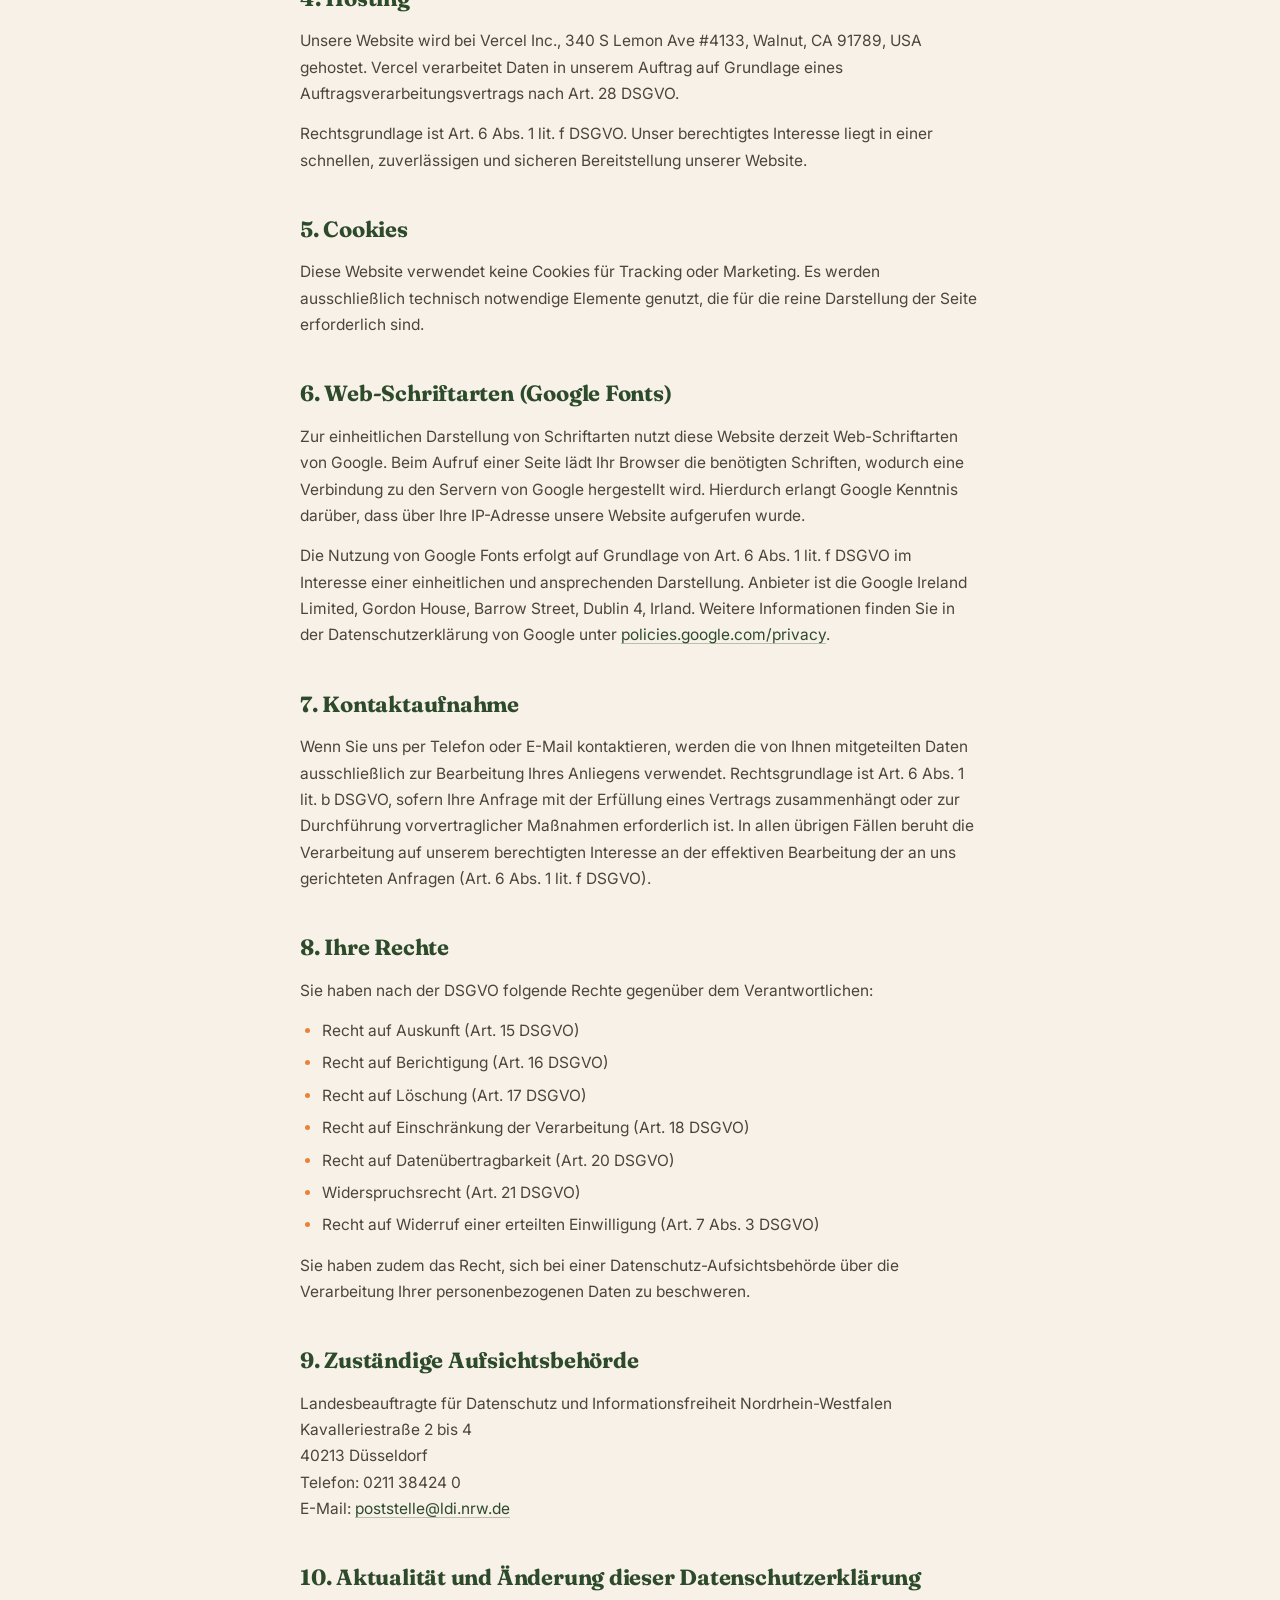
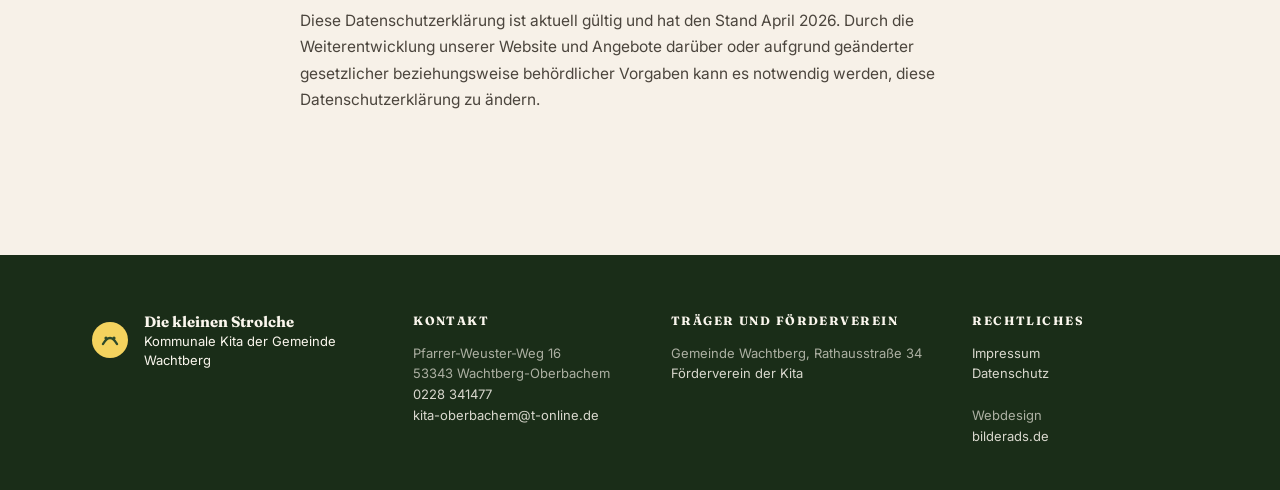
<file: datenschutz.html>
<!doctype html>
<html lang="de">
  <head>
    <meta charset="UTF-8" />
    <meta name="viewport" content="width=device-width, initial-scale=1.0" />
    <title>Datenschutzerklärung | Kita Die kleinen Strolche Oberbachem</title>
    <meta name="description" content="Datenschutzerklärung der Kita Die kleinen Strolche in Wachtberg-Oberbachem nach DSGVO." />
    <meta name="robots" content="noindex, follow" />
    <link rel="canonical" href="https://kita-oberbachem.de/datenschutz.html" />
    <link rel="icon" href="data:image/svg+xml,%3Csvg xmlns='http://www.w3.org/2000/svg' viewBox='0 0 100 100'%3E%3Ctext y='.9em' font-size='90'%3E%F0%9F%8C%B2%3C/text%3E%3C/svg%3E" />
    <link rel="preconnect" href="https://fonts.googleapis.com" />
    <link rel="preconnect" href="https://fonts.gstatic.com" crossorigin />
    <link
      href="https://fonts.googleapis.com/css2?family=Caveat:wght@500;700&family=Fraunces:opsz,wght@9..144,400;9..144,500;9..144,600;9..144,700;9..144,800&family=Inter:wght@300;400;500;600;700&display=swap"
      rel="stylesheet"
    />
    <link rel="stylesheet" href="style.css" />
  </head>
  <body class="legal-body">
    <a class="skip-link" href="#main">Zum Inhalt springen</a>

    <header class="site-nav legal-nav scrolled" role="banner">
      <a href="index.html" class="logo">
        <span class="logo-mark">
          <svg viewBox="0 0 40 40" aria-hidden="true">
            <circle cx="20" cy="20" r="18" fill="#2d4a2b" />
            <path d="M13 24 Q20 12 27 24" stroke="#f4d35e" stroke-width="2.4" fill="none" stroke-linecap="round" />
            <circle cx="16" cy="18" r="1.6" fill="#f7f1e8" />
            <circle cx="24" cy="18" r="1.6" fill="#f7f1e8" />
          </svg>
        </span>
        <span class="logo-text">
          <span class="logo-title">Die kleinen Strolche</span>
          <span class="logo-sub">Kita Oberbachem</span>
        </span>
      </a>
      <nav class="nav-links" aria-label="Hauptnavigation">
        <a href="index.html">Zurück zur Startseite</a>
        <a href="index.html#anmeldung" class="nav-cta">Platz anfragen</a>
      </nav>
    </header>

    <main id="main" class="legal-main">
      <div class="container legal-container">
        <span class="eyebrow">Rechtliches</span>
        <h1 class="legal-title">Datenschutzerklärung</h1>
        <p class="legal-intro">Wir nehmen den Schutz Ihrer persönlichen Daten sehr ernst und behandeln Ihre personenbezogenen Daten vertraulich und entsprechend der gesetzlichen Datenschutzvorschriften sowie dieser Datenschutzerklärung.</p>

        <section class="legal-section">
          <h2>1. Verantwortlicher</h2>
          <p>
            Verantwortlich für die Datenverarbeitung auf dieser Website ist:
          </p>
          <p>
            <strong>Gemeinde Wachtberg</strong><br />
            Der Bürgermeister<br />
            Rathausstraße 34<br />
            53343 Wachtberg<br />
            Telefon: <a href="tel:+4922895440">0228 9544 0</a><br />
            E-Mail: <a href="mailto:gemeinde@wachtberg.de">gemeinde@wachtberg.de</a>
          </p>
          <p>
            Als Einrichtung in Trägerschaft der Gemeinde Wachtberg:
          </p>
          <p>
            Kita Die kleinen Strolche<br />
            Pfarrer-Weuster-Weg 16<br />
            53343 Wachtberg-Oberbachem<br />
            Leitung: Helene Zahn<br />
            Telefon: <a href="tel:+49228341477">0228 341477</a><br />
            E-Mail: <a href="mailto:kita-oberbachem@t-online.de">kita-oberbachem@t-online.de</a>
          </p>
        </section>

        <section class="legal-section">
          <h2>2. Datenschutzbeauftragter</h2>
          <p>
            Den Datenschutzbeauftragten der Gemeinde Wachtberg erreichen Sie unter der oben genannten Anschrift der Gemeindeverwaltung oder per E-Mail an <a href="mailto:datenschutz@wachtberg.de">datenschutz@wachtberg.de</a>.
          </p>
        </section>

        <section class="legal-section">
          <h2>3. Erhebung und Speicherung personenbezogener Daten beim Besuch der Website</h2>
          <p>
            Beim Aufrufen dieser Website werden durch den von Ihnen verwendeten Browser automatisch Informationen an den Server unseres Hosters gesendet. Diese Informationen werden temporär in einem sogenannten Logfile gespeichert. Folgende Daten werden dabei ohne Ihr Zutun erfasst und bis zur automatisierten Löschung gespeichert:
          </p>
          <ul>
            <li>IP-Adresse des anfragenden Rechners</li>
            <li>Datum und Uhrzeit des Zugriffs</li>
            <li>Name und URL der abgerufenen Datei</li>
            <li>Website, von der aus der Zugriff erfolgt (Referrer-URL)</li>
            <li>Verwendeter Browser und gegebenenfalls das Betriebssystem Ihres Rechners</li>
          </ul>
          <p>
            Die Verarbeitung erfolgt auf Grundlage von Art. 6 Abs. 1 lit. f DSGVO aus unserem berechtigten Interesse an der Gewährleistung eines störungsfreien Verbindungsaufbaus und einer komfortablen Nutzung unserer Website.
          </p>
        </section>

        <section class="legal-section">
          <h2>4. Hosting</h2>
          <p>
            Unsere Website wird bei Vercel Inc., 340 S Lemon Ave #4133, Walnut, CA 91789, USA gehostet. Vercel verarbeitet Daten in unserem Auftrag auf Grundlage eines Auftragsverarbeitungsvertrags nach Art. 28 DSGVO.
          </p>
          <p>
            Rechtsgrundlage ist Art. 6 Abs. 1 lit. f DSGVO. Unser berechtigtes Interesse liegt in einer schnellen, zuverlässigen und sicheren Bereitstellung unserer Website.
          </p>
        </section>

        <section class="legal-section">
          <h2>5. Cookies</h2>
          <p>
            Diese Website verwendet keine Cookies für Tracking oder Marketing. Es werden ausschließlich technisch notwendige Elemente genutzt, die für die reine Darstellung der Seite erforderlich sind.
          </p>
        </section>

        <section class="legal-section">
          <h2>6. Web-Schriftarten (Google Fonts)</h2>
          <p>
            Zur einheitlichen Darstellung von Schriftarten nutzt diese Website derzeit Web-Schriftarten von Google. Beim Aufruf einer Seite lädt Ihr Browser die benötigten Schriften, wodurch eine Verbindung zu den Servern von Google hergestellt wird. Hierdurch erlangt Google Kenntnis darüber, dass über Ihre IP-Adresse unsere Website aufgerufen wurde.
          </p>
          <p>
            Die Nutzung von Google Fonts erfolgt auf Grundlage von Art. 6 Abs. 1 lit. f DSGVO im Interesse einer einheitlichen und ansprechenden Darstellung. Anbieter ist die Google Ireland Limited, Gordon House, Barrow Street, Dublin 4, Irland. Weitere Informationen finden Sie in der Datenschutzerklärung von Google unter <a href="https://policies.google.com/privacy" target="_blank" rel="noopener">policies.google.com/privacy</a>.
          </p>
        </section>

        <section class="legal-section">
          <h2>7. Kontaktaufnahme</h2>
          <p>
            Wenn Sie uns per Telefon oder E-Mail kontaktieren, werden die von Ihnen mitgeteilten Daten ausschließlich zur Bearbeitung Ihres Anliegens verwendet. Rechtsgrundlage ist Art. 6 Abs. 1 lit. b DSGVO, sofern Ihre Anfrage mit der Erfüllung eines Vertrags zusammenhängt oder zur Durchführung vorvertraglicher Maßnahmen erforderlich ist. In allen übrigen Fällen beruht die Verarbeitung auf unserem berechtigten Interesse an der effektiven Bearbeitung der an uns gerichteten Anfragen (Art. 6 Abs. 1 lit. f DSGVO).
          </p>
        </section>

        <section class="legal-section">
          <h2>8. Ihre Rechte</h2>
          <p>Sie haben nach der DSGVO folgende Rechte gegenüber dem Verantwortlichen:</p>
          <ul>
            <li>Recht auf Auskunft (Art. 15 DSGVO)</li>
            <li>Recht auf Berichtigung (Art. 16 DSGVO)</li>
            <li>Recht auf Löschung (Art. 17 DSGVO)</li>
            <li>Recht auf Einschränkung der Verarbeitung (Art. 18 DSGVO)</li>
            <li>Recht auf Datenübertragbarkeit (Art. 20 DSGVO)</li>
            <li>Widerspruchsrecht (Art. 21 DSGVO)</li>
            <li>Recht auf Widerruf einer erteilten Einwilligung (Art. 7 Abs. 3 DSGVO)</li>
          </ul>
          <p>
            Sie haben zudem das Recht, sich bei einer Datenschutz-Aufsichtsbehörde über die Verarbeitung Ihrer personenbezogenen Daten zu beschweren.
          </p>
        </section>

        <section class="legal-section">
          <h2>9. Zuständige Aufsichtsbehörde</h2>
          <p>
            Landesbeauftragte für Datenschutz und Informationsfreiheit Nordrhein-Westfalen<br />
            Kavalleriestraße 2 bis 4<br />
            40213 Düsseldorf<br />
            Telefon: 0211 38424 0<br />
            E-Mail: <a href="mailto:poststelle@ldi.nrw.de">poststelle@ldi.nrw.de</a>
          </p>
        </section>

        <section class="legal-section">
          <h2>10. Aktualität und Änderung dieser Datenschutzerklärung</h2>
          <p>
            Diese Datenschutzerklärung ist aktuell gültig und hat den Stand April 2026. Durch die Weiterentwicklung unserer Website und Angebote darüber oder aufgrund geänderter gesetzlicher beziehungsweise behördlicher Vorgaben kann es notwendig werden, diese Datenschutzerklärung zu ändern.
          </p>
        </section>
      </div>
    </main>

    <footer class="site-footer" role="contentinfo">
      <div class="container footer-grid">
        <div class="footer-brand">
          <span class="logo-mark">
            <svg viewBox="0 0 40 40" aria-hidden="true">
              <circle cx="20" cy="20" r="18" fill="#f4d35e" />
              <path d="M13 24 Q20 12 27 24" stroke="#2d4a2b" stroke-width="2.4" fill="none" stroke-linecap="round" />
              <circle cx="16" cy="18" r="1.6" fill="#2d4a2b" />
              <circle cx="24" cy="18" r="1.6" fill="#2d4a2b" />
            </svg>
          </span>
          <div>
            <strong>Die kleinen Strolche</strong><br />
            Kommunale Kita der Gemeinde Wachtberg
          </div>
        </div>
        <div class="footer-col">
          <h4>Kontakt</h4>
          <p>
            Pfarrer-Weuster-Weg 16<br />
            53343 Wachtberg-Oberbachem<br />
            <a href="tel:+49228341477">0228 341477</a><br />
            <a href="mailto:kita-oberbachem@t-online.de">kita-oberbachem@t-online.de</a>
          </p>
        </div>
        <div class="footer-col">
          <h4>Träger und Förderverein</h4>
          <p>
            Gemeinde Wachtberg, Rathausstraße 34<br />
            <a href="mailto:foerderverein-kindergarten-oberbachem@gmx.de">Förderverein der Kita</a>
          </p>
        </div>
        <div class="footer-col">
          <h4>Rechtliches</h4>
          <p>
            <a href="impressum.html">Impressum</a><br />
            <a href="datenschutz.html">Datenschutz</a><br />
            <br />
            Webdesign<br />
            <a href="https://bilderads.de" target="_blank" rel="noopener">bilderads.de</a>
          </p>
        </div>
      </div>
    </footer>
  </body>
</html>
</file>
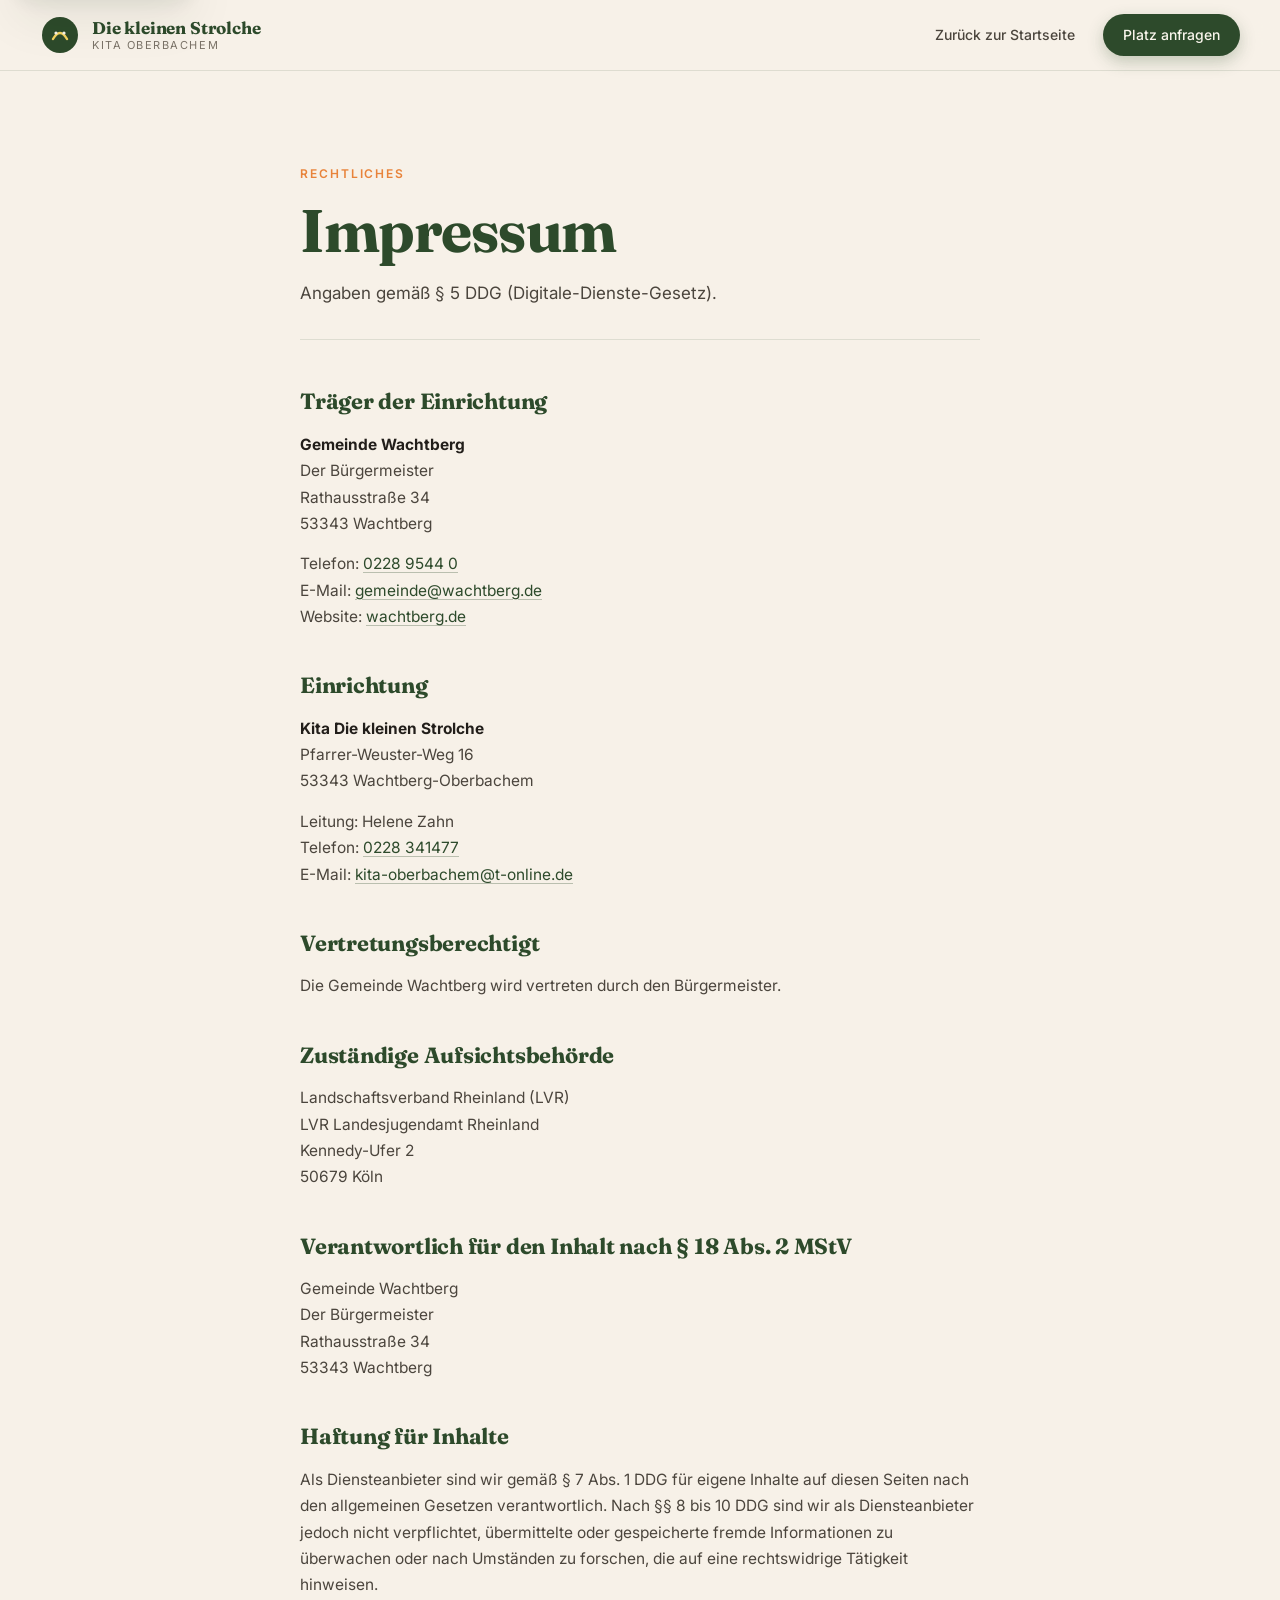
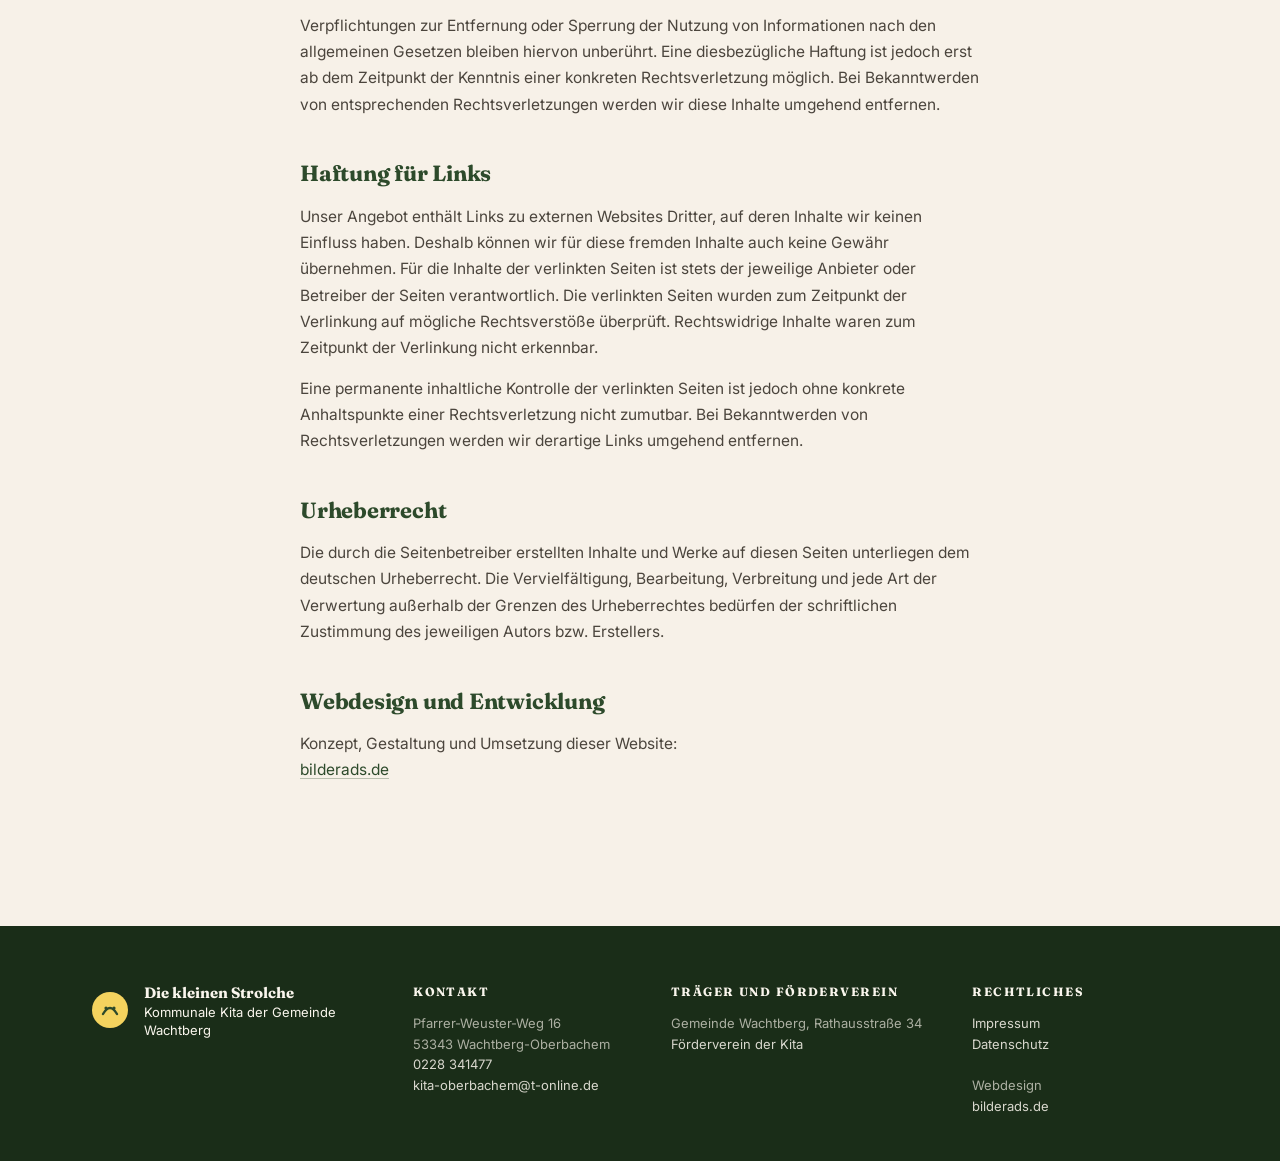
<file: impressum.html>
<!doctype html>
<html lang="de">
  <head>
    <meta charset="UTF-8" />
    <meta name="viewport" content="width=device-width, initial-scale=1.0" />
    <title>Impressum | Kita Die kleinen Strolche Oberbachem</title>
    <meta name="description" content="Impressum der Kita Die kleinen Strolche in Wachtberg-Oberbachem. Trägerschaft Gemeinde Wachtberg." />
    <meta name="robots" content="noindex, follow" />
    <link rel="canonical" href="https://kita-oberbachem.de/impressum.html" />
    <link rel="icon" href="data:image/svg+xml,%3Csvg xmlns='http://www.w3.org/2000/svg' viewBox='0 0 100 100'%3E%3Ctext y='.9em' font-size='90'%3E%F0%9F%8C%B2%3C/text%3E%3C/svg%3E" />
    <link rel="preconnect" href="https://fonts.googleapis.com" />
    <link rel="preconnect" href="https://fonts.gstatic.com" crossorigin />
    <link
      href="https://fonts.googleapis.com/css2?family=Caveat:wght@500;700&family=Fraunces:opsz,wght@9..144,400;9..144,500;9..144,600;9..144,700;9..144,800&family=Inter:wght@300;400;500;600;700&display=swap"
      rel="stylesheet"
    />
    <link rel="stylesheet" href="style.css" />
  </head>
  <body class="legal-body">
    <a class="skip-link" href="#main">Zum Inhalt springen</a>

    <header class="site-nav legal-nav scrolled" role="banner">
      <a href="index.html" class="logo">
        <span class="logo-mark">
          <svg viewBox="0 0 40 40" aria-hidden="true">
            <circle cx="20" cy="20" r="18" fill="#2d4a2b" />
            <path d="M13 24 Q20 12 27 24" stroke="#f4d35e" stroke-width="2.4" fill="none" stroke-linecap="round" />
            <circle cx="16" cy="18" r="1.6" fill="#f7f1e8" />
            <circle cx="24" cy="18" r="1.6" fill="#f7f1e8" />
          </svg>
        </span>
        <span class="logo-text">
          <span class="logo-title">Die kleinen Strolche</span>
          <span class="logo-sub">Kita Oberbachem</span>
        </span>
      </a>
      <nav class="nav-links" aria-label="Hauptnavigation">
        <a href="index.html">Zurück zur Startseite</a>
        <a href="index.html#anmeldung" class="nav-cta">Platz anfragen</a>
      </nav>
    </header>

    <main id="main" class="legal-main">
      <div class="container legal-container">
        <span class="eyebrow">Rechtliches</span>
        <h1 class="legal-title">Impressum</h1>
        <p class="legal-intro">Angaben gemäß § 5 DDG (Digitale-Dienste-Gesetz).</p>

        <section class="legal-section">
          <h2>Träger der Einrichtung</h2>
          <p>
            <strong>Gemeinde Wachtberg</strong><br />
            Der Bürgermeister<br />
            Rathausstraße 34<br />
            53343 Wachtberg
          </p>
          <p>
            Telefon: <a href="tel:+4922895440">0228 9544 0</a><br />
            E-Mail: <a href="mailto:gemeinde@wachtberg.de">gemeinde@wachtberg.de</a><br />
            Website: <a href="https://www.wachtberg.de" target="_blank" rel="noopener">wachtberg.de</a>
          </p>
        </section>

        <section class="legal-section">
          <h2>Einrichtung</h2>
          <p>
            <strong>Kita Die kleinen Strolche</strong><br />
            Pfarrer-Weuster-Weg 16<br />
            53343 Wachtberg-Oberbachem
          </p>
          <p>
            Leitung: Helene Zahn<br />
            Telefon: <a href="tel:+49228341477">0228 341477</a><br />
            E-Mail: <a href="mailto:kita-oberbachem@t-online.de">kita-oberbachem@t-online.de</a>
          </p>
        </section>

        <section class="legal-section">
          <h2>Vertretungsberechtigt</h2>
          <p>Die Gemeinde Wachtberg wird vertreten durch den Bürgermeister.</p>
        </section>

        <section class="legal-section">
          <h2>Zuständige Aufsichtsbehörde</h2>
          <p>
            Landschaftsverband Rheinland (LVR)<br />
            LVR Landesjugendamt Rheinland<br />
            Kennedy-Ufer 2<br />
            50679 Köln
          </p>
        </section>

        <section class="legal-section">
          <h2>Verantwortlich für den Inhalt nach § 18 Abs. 2 MStV</h2>
          <p>
            Gemeinde Wachtberg<br />
            Der Bürgermeister<br />
            Rathausstraße 34<br />
            53343 Wachtberg
          </p>
        </section>

        <section class="legal-section">
          <h2>Haftung für Inhalte</h2>
          <p>
            Als Diensteanbieter sind wir gemäß § 7 Abs. 1 DDG für eigene Inhalte auf diesen Seiten nach den allgemeinen Gesetzen verantwortlich. Nach §§ 8 bis 10 DDG sind wir als Diensteanbieter jedoch nicht verpflichtet, übermittelte oder gespeicherte fremde Informationen zu überwachen oder nach Umständen zu forschen, die auf eine rechtswidrige Tätigkeit hinweisen.
          </p>
          <p>
            Verpflichtungen zur Entfernung oder Sperrung der Nutzung von Informationen nach den allgemeinen Gesetzen bleiben hiervon unberührt. Eine diesbezügliche Haftung ist jedoch erst ab dem Zeitpunkt der Kenntnis einer konkreten Rechtsverletzung möglich. Bei Bekanntwerden von entsprechenden Rechtsverletzungen werden wir diese Inhalte umgehend entfernen.
          </p>
        </section>

        <section class="legal-section">
          <h2>Haftung für Links</h2>
          <p>
            Unser Angebot enthält Links zu externen Websites Dritter, auf deren Inhalte wir keinen Einfluss haben. Deshalb können wir für diese fremden Inhalte auch keine Gewähr übernehmen. Für die Inhalte der verlinkten Seiten ist stets der jeweilige Anbieter oder Betreiber der Seiten verantwortlich. Die verlinkten Seiten wurden zum Zeitpunkt der Verlinkung auf mögliche Rechtsverstöße überprüft. Rechtswidrige Inhalte waren zum Zeitpunkt der Verlinkung nicht erkennbar.
          </p>
          <p>
            Eine permanente inhaltliche Kontrolle der verlinkten Seiten ist jedoch ohne konkrete Anhaltspunkte einer Rechtsverletzung nicht zumutbar. Bei Bekanntwerden von Rechtsverletzungen werden wir derartige Links umgehend entfernen.
          </p>
        </section>

        <section class="legal-section">
          <h2>Urheberrecht</h2>
          <p>
            Die durch die Seitenbetreiber erstellten Inhalte und Werke auf diesen Seiten unterliegen dem deutschen Urheberrecht. Die Vervielfältigung, Bearbeitung, Verbreitung und jede Art der Verwertung außerhalb der Grenzen des Urheberrechtes bedürfen der schriftlichen Zustimmung des jeweiligen Autors bzw. Erstellers.
          </p>
        </section>

        <section class="legal-section">
          <h2>Webdesign und Entwicklung</h2>
          <p>
            Konzept, Gestaltung und Umsetzung dieser Website:<br />
            <a href="https://bilderads.de" target="_blank" rel="noopener">bilderads.de</a>
          </p>
        </section>
      </div>
    </main>

    <footer class="site-footer" role="contentinfo">
      <div class="container footer-grid">
        <div class="footer-brand">
          <span class="logo-mark">
            <svg viewBox="0 0 40 40" aria-hidden="true">
              <circle cx="20" cy="20" r="18" fill="#f4d35e" />
              <path d="M13 24 Q20 12 27 24" stroke="#2d4a2b" stroke-width="2.4" fill="none" stroke-linecap="round" />
              <circle cx="16" cy="18" r="1.6" fill="#2d4a2b" />
              <circle cx="24" cy="18" r="1.6" fill="#2d4a2b" />
            </svg>
          </span>
          <div>
            <strong>Die kleinen Strolche</strong><br />
            Kommunale Kita der Gemeinde Wachtberg
          </div>
        </div>
        <div class="footer-col">
          <h4>Kontakt</h4>
          <p>
            Pfarrer-Weuster-Weg 16<br />
            53343 Wachtberg-Oberbachem<br />
            <a href="tel:+49228341477">0228 341477</a><br />
            <a href="mailto:kita-oberbachem@t-online.de">kita-oberbachem@t-online.de</a>
          </p>
        </div>
        <div class="footer-col">
          <h4>Träger und Förderverein</h4>
          <p>
            Gemeinde Wachtberg, Rathausstraße 34<br />
            <a href="mailto:foerderverein-kindergarten-oberbachem@gmx.de">Förderverein der Kita</a>
          </p>
        </div>
        <div class="footer-col">
          <h4>Rechtliches</h4>
          <p>
            <a href="impressum.html">Impressum</a><br />
            <a href="datenschutz.html">Datenschutz</a><br />
            <br />
            Webdesign<br />
            <a href="https://bilderads.de" target="_blank" rel="noopener">bilderads.de</a>
          </p>
        </div>
      </div>
    </footer>
  </body>
</html>
</file>
<file: style.css>
/* =========================================================
   Die kleinen Strolche — Prototyp Styles
   Approach B: nativer Tailwind-freier Nachbau.
   Palette: Wald, Sonne, Erde, Himmel.
   ========================================================= */

:root {
  --bg: #f7f1e8;
  --bg-warm: #f3ead9;
  --ink: #221e1a;
  --ink-soft: #4b453d;
  --muted: #7a7267;
  --line: rgba(45, 74, 43, 0.12);

  --wald: #2d4a2b;
  --wald-deep: #1a2d18;
  --blatt: #8cb369;
  --terra: #e8833a;
  --terra-dark: #c66a26;
  --sonne: #f4d35e;
  --himmel: #5b8db8;
  --creme: #faf6ed;

  --radius-sm: 10px;
  --radius: 18px;
  --radius-lg: 28px;
  --shadow-sm: 0 1px 2px rgba(26, 45, 24, 0.06), 0 4px 14px rgba(26, 45, 24, 0.05);
  --shadow: 0 6px 18px rgba(26, 45, 24, 0.08), 0 20px 50px rgba(26, 45, 24, 0.08);
  --shadow-lg: 0 30px 80px rgba(26, 45, 24, 0.16);

  --font-display: "Fraunces", ui-serif, Georgia, serif;
  --font-body: "Inter", system-ui, -apple-system, sans-serif;
  --font-hand: "Caveat", ui-rounded, "Marker Felt", cursive;
}

* {
  box-sizing: border-box;
}

html {
  scroll-behavior: smooth;
}

html, body {
  margin: 0;
  padding: 0;
}

body {
  font-family: var(--font-body);
  color: var(--ink);
  background: var(--bg);
  line-height: 1.6;
  -webkit-font-smoothing: antialiased;
  text-rendering: optimizeLegibility;
  overflow-x: hidden;
}

a {
  color: inherit;
  text-decoration: none;
}

img {
  max-width: 100%;
  display: block;
}

::selection {
  background: var(--sonne);
  color: var(--wald-deep);
}

/* ---------- Accessibility ---------- */
.sr-only {
  position: absolute;
  width: 1px;
  height: 1px;
  padding: 0;
  margin: -1px;
  overflow: hidden;
  clip: rect(0, 0, 0, 0);
  white-space: nowrap;
  border: 0;
}

.skip-link {
  position: absolute;
  top: -48px;
  left: 12px;
  z-index: 200;
  padding: 12px 22px;
  background: var(--wald);
  color: var(--creme);
  border-radius: 999px;
  font-size: 14px;
  font-weight: 600;
  box-shadow: var(--shadow);
  transition: top 0.2s ease;
}

.skip-link:focus {
  top: 14px;
  outline: 3px solid var(--sonne);
  outline-offset: 2px;
}

a:focus-visible,
button:focus-visible,
.btn:focus-visible {
  outline: 3px solid var(--terra);
  outline-offset: 3px;
  border-radius: 999px;
}

/* ---------- Cursor ---------- */
.cursor-dot,
.cursor-ring {
  position: fixed;
  top: 0;
  left: 0;
  pointer-events: none;
  z-index: 9999;
  transform: translate(-50%, -50%);
  transition: opacity 0.2s ease;
  opacity: 0;
}

.cursor-dot {
  width: 8px;
  height: 8px;
  background: var(--wald);
  border-radius: 50%;
  transition: opacity 0.2s ease, transform 0.1s ease-out, background 0.25s ease;
}

.cursor-ring {
  width: 40px;
  height: 40px;
  border: 1.5px solid var(--wald);
  border-radius: 50%;
  transition: opacity 0.2s ease, transform 0.25s ease-out, width 0.25s ease, height 0.25s ease, border-color 0.25s ease;
  mix-blend-mode: multiply;
}

.cursor-ring.grow {
  width: 72px;
  height: 72px;
  border-color: var(--terra);
}

@media (hover: none) {
  .cursor-dot,
  .cursor-ring {
    display: none;
  }
}

/* ---------- Nav ---------- */
.site-nav {
  position: fixed;
  top: 0;
  left: 0;
  right: 0;
  z-index: 50;
  display: flex;
  align-items: center;
  justify-content: space-between;
  padding: 22px 40px;
  background: transparent;
  transition: background 0.4s ease, backdrop-filter 0.4s ease, padding 0.3s ease, box-shadow 0.3s ease;
}

.site-nav.scrolled {
  background: rgba(247, 241, 232, 0.85);
  backdrop-filter: blur(14px) saturate(1.1);
  -webkit-backdrop-filter: blur(14px) saturate(1.1);
  padding: 14px 40px;
  box-shadow: 0 1px 0 var(--line);
}

.logo {
  display: flex;
  align-items: center;
  gap: 12px;
}

.logo-mark svg {
  width: 40px;
  height: 40px;
  display: block;
}

.logo-text {
  display: flex;
  flex-direction: column;
  line-height: 1.1;
}

.logo-title {
  font-family: var(--font-display);
  font-weight: 700;
  font-size: 17px;
  color: var(--wald);
  letter-spacing: -0.01em;
}

.logo-sub {
  font-size: 11px;
  color: var(--muted);
  text-transform: uppercase;
  letter-spacing: 0.14em;
  margin-top: 2px;
}

.nav-links {
  display: flex;
  align-items: center;
  gap: 28px;
  font-size: 14px;
  font-weight: 500;
  color: var(--ink-soft);
}

.nav-links a {
  position: relative;
  transition: color 0.2s ease;
}

.nav-links a:hover {
  color: var(--wald);
}

.nav-links a:not(.nav-cta)::after {
  content: "";
  position: absolute;
  left: 0;
  right: 0;
  bottom: -6px;
  height: 2px;
  background: var(--wald);
  transform: scaleX(0);
  transform-origin: left;
  transition: transform 0.3s cubic-bezier(0.2, 0.7, 0.2, 1);
}

.nav-links a:not(.nav-cta):hover::after {
  transform: scaleX(1);
}

.nav-cta {
  padding: 10px 20px;
  background: var(--wald);
  color: var(--creme);
  border-radius: 999px;
  transition: transform 0.2s ease, background 0.2s ease, box-shadow 0.2s ease;
  box-shadow: 0 6px 16px rgba(45, 74, 43, 0.25);
}

.nav-cta:hover {
  color: var(--creme);
  background: var(--wald-deep);
  transform: translateY(-1px);
  box-shadow: 0 10px 24px rgba(45, 74, 43, 0.3);
}

@media (max-width: 820px) {
  .nav-links {
    gap: 18px;
    font-size: 13px;
  }
  .nav-links a:not(.nav-cta) {
    display: none;
  }
  .site-nav {
    padding: 16px 20px;
  }
  .logo-sub { display: none; }
}

/* ---------- Hero ---------- */
.hero {
  position: relative;
  min-height: 100vh;
  width: 100%;
  overflow: hidden;
  background: radial-gradient(ellipse at 70% 40%, #fff7e4 0%, var(--bg) 55%, var(--bg-warm) 100%);
}

.webgl {
  position: absolute;
  inset: 0;
  width: 100%;
  height: 100%;
  display: block;
  z-index: 1;
  cursor: grab;
}

.webgl:active {
  cursor: grabbing;
}

.hero-overlay {
  position: relative;
  z-index: 2;
  min-height: 100vh;
  display: flex;
  flex-direction: column;
  justify-content: center;
  align-items: flex-start;
  padding: 120px 80px 80px;
  pointer-events: none;
}

.hero-overlay > * {
  pointer-events: auto;
}

.loading-text {
  font-family: var(--font-hand);
  font-size: 34px;
  color: var(--wald);
  position: absolute;
  top: 50%;
  left: 50%;
  transform: translate(-50%, -50%);
  transition: opacity 0.8s ease;
  text-align: center;
}

.hero-inner {
  max-width: 640px;
  opacity: 0;
  transform: translateY(20px);
  transition: opacity 1.2s ease, transform 1.2s cubic-bezier(0.2, 0.7, 0.2, 1);
}

.hide-text {
  opacity: 0;
}

.kicker {
  display: inline-flex;
  align-items: center;
  gap: 10px;
  padding: 8px 16px;
  background: rgba(247, 241, 232, 0.85);
  backdrop-filter: blur(8px);
  border: 1px solid var(--line);
  border-radius: 999px;
  font-size: 13px;
  font-weight: 500;
  color: var(--wald);
  margin-bottom: 28px;
  box-shadow: var(--shadow-sm);
}

.kicker-dot {
  width: 8px;
  height: 8px;
  background: var(--terra);
  border-radius: 50%;
  animation: pulse 2s ease-in-out infinite;
}

@keyframes pulse {
  0%, 100% { transform: scale(1); opacity: 1; }
  50% { transform: scale(1.4); opacity: 0.6; }
}

.hero-title {
  font-family: var(--font-display);
  font-weight: 600;
  font-size: clamp(42px, 6.2vw, 84px);
  line-height: 1.02;
  letter-spacing: -0.025em;
  color: var(--ink);
  margin: 0 0 24px;
}

.hero-title .line {
  display: block;
}

.hero-title .accent {
  color: var(--wald);
  font-style: italic;
  font-weight: 500;
}

.hero-sub {
  max-width: 540px;
  font-size: 18px;
  line-height: 1.6;
  color: var(--ink-soft);
  margin: 0 0 36px;
}

.hero-actions {
  display: flex;
  gap: 14px;
  flex-wrap: wrap;
  margin-bottom: 48px;
}

.btn {
  display: inline-flex;
  align-items: center;
  gap: 10px;
  padding: 15px 26px;
  border-radius: 999px;
  font-size: 15px;
  font-weight: 600;
  letter-spacing: -0.005em;
  transition: transform 0.2s ease, box-shadow 0.2s ease, background 0.2s ease, color 0.2s ease;
  cursor: pointer;
  border: none;
  font-family: inherit;
}

.btn svg {
  width: 18px;
  height: 18px;
  transition: transform 0.25s ease;
}

.btn:hover svg {
  transform: translateX(3px);
}

.btn-primary {
  background: var(--wald);
  color: var(--creme);
  box-shadow: 0 10px 30px rgba(45, 74, 43, 0.25), inset 0 1px 0 rgba(255, 255, 255, 0.1);
}

.btn-primary:hover {
  background: var(--wald-deep);
  transform: translateY(-2px);
  box-shadow: 0 16px 40px rgba(45, 74, 43, 0.35), inset 0 1px 0 rgba(255, 255, 255, 0.15);
}

.btn-ghost {
  background: rgba(247, 241, 232, 0.9);
  backdrop-filter: blur(8px);
  color: var(--wald);
  border: 1.5px solid var(--wald);
}

.btn-ghost:hover {
  background: var(--wald);
  color: var(--creme);
  transform: translateY(-2px);
}

.btn.full {
  width: 100%;
  justify-content: center;
  margin-top: 24px;
}

.hero-meta {
  display: flex;
  align-items: center;
  gap: 28px;
  padding: 24px 0 0;
  border-top: 1px solid var(--line);
  max-width: 560px;
}

.meta-item {
  display: flex;
  flex-direction: column;
}

.meta-value {
  font-family: var(--font-display);
  font-size: 24px;
  font-weight: 700;
  color: var(--wald);
  line-height: 1;
}

.meta-label {
  font-size: 12px;
  color: var(--muted);
  margin-top: 4px;
  text-transform: uppercase;
  letter-spacing: 0.08em;
}

.meta-sep {
  width: 1px;
  height: 36px;
  background: var(--line);
}

.scroll-hint {
  position: absolute;
  bottom: 36px;
  left: 50%;
  transform: translateX(-50%);
  display: flex;
  flex-direction: column;
  align-items: center;
  gap: 10px;
  font-size: 12px;
  letter-spacing: 0.1em;
  text-transform: uppercase;
  color: var(--muted);
  animation: floatDown 2.4s ease-in-out infinite;
}

.scroll-hint svg {
  width: 18px;
  height: 18px;
  stroke: var(--wald);
}

@keyframes floatDown {
  0%, 100% { transform: translate(-50%, 0); }
  50% { transform: translate(-50%, 6px); }
}

@media (max-width: 820px) {
  .hero {
    min-height: auto;
    display: block;
    background: var(--bg);
    padding-top: 72px;
    position: relative;
  }
  .hero::after { display: none; }
  .webgl {
    position: absolute;
    top: 50px;
    left: 0;
    right: 0;
    width: 100%;
    height: auto;
    aspect-ratio: 10 / 8;
    max-height: 52svh;
    z-index: 1;
    pointer-events: auto;
  }
  .hero-overlay {
    position: relative;
    min-height: auto;
    padding: 26svh 22px 60px;
    justify-content: flex-start;
    z-index: 3;
    pointer-events: none;
  }
  .hero-overlay > * { pointer-events: auto; }
  .hero-inner { max-width: 100%; }
  .loading-text {
    top: 130px;
  }
  .kicker {
    background: rgba(247, 241, 232, 0.95);
    backdrop-filter: blur(10px);
    -webkit-backdrop-filter: blur(10px);
  }
  .hero-title {
    text-shadow: 0 2px 14px rgba(247, 241, 232, 0.95), 0 1px 0 rgba(247, 241, 232, 0.75), 0 0 30px rgba(247, 241, 232, 0.8);
  }
  .hero-sub {
    background: rgba(247, 241, 232, 0.78);
    backdrop-filter: blur(6px);
    -webkit-backdrop-filter: blur(6px);
    padding: 14px 18px;
    border-radius: 14px;
    margin-left: -6px;
    margin-right: -6px;
  }
  .hero-inner {
    max-width: 100%;
  }
  .hero-title {
    font-size: clamp(38px, 10vw, 56px);
    color: var(--wald-deep);
  }
  .hero-title .accent {
    color: var(--wald);
  }
  .hero-sub {
    font-size: 16px;
    margin-bottom: 28px;
  }
  .hero-actions {
    margin-bottom: 32px;
  }
  .hero-meta {
    gap: 14px;
    max-width: none;
    padding-top: 20px;
  }
  .meta-value { font-size: 18px; }
  .meta-label { font-size: 10px; }
  .meta-sep { height: 30px; }
  .scroll-hint { display: none; }
  .kicker { margin-bottom: 20px; }
}

/* ---------- Sections ---------- */
.section {
  padding: 120px 0;
  position: relative;
}

.container {
  max-width: 1180px;
  margin: 0 auto;
  padding: 0 40px;
}

@media (max-width: 820px) {
  .section { padding: 80px 0; }
  .container { padding: 0 24px; }
}

.eyebrow {
  display: inline-block;
  font-size: 12px;
  font-weight: 600;
  letter-spacing: 0.16em;
  text-transform: uppercase;
  color: var(--terra);
  margin-bottom: 16px;
}

.eyebrow.light { color: var(--sonne); }

.section-title {
  font-family: var(--font-display);
  font-weight: 600;
  font-size: clamp(32px, 4.6vw, 56px);
  line-height: 1.08;
  letter-spacing: -0.02em;
  color: var(--ink);
  margin: 0 0 24px;
  max-width: 18ch;
}

.section-title.light {
  color: var(--creme);
}

.handwritten {
  font-family: var(--font-hand);
  font-weight: 700;
  color: var(--wald);
  font-size: 1.15em;
  white-space: nowrap;
}

.handwritten.light { color: var(--sonne); }

.lead {
  font-size: 19px;
  line-height: 1.65;
  color: var(--ink-soft);
  margin: 0 0 18px;
  max-width: 58ch;
}

.lead.light { color: rgba(250, 246, 237, 0.88); }

.section-lead {
  font-size: 18px;
  line-height: 1.6;
  color: var(--ink-soft);
  max-width: 62ch;
  margin: 0 auto;
}

.section-head {
  text-align: center;
  max-width: 720px;
  margin: 0 auto 72px;
}

.section-head .section-title {
  margin-left: auto;
  margin-right: auto;
}

/* ---------- Photo placeholder ---------- */
.photo-ph {
  position: relative;
  margin: 0;
  border-radius: var(--radius-lg);
  overflow: hidden;
  background: linear-gradient(135deg, #d9cfbb 0%, #f3ead9 50%, #e8dcc2 100%);
  display: grid;
  place-items: center;
  isolation: isolate;
}

.photo-ph::before {
  content: "";
  position: absolute;
  inset: 0;
  background:
    radial-gradient(circle at 30% 30%, rgba(244, 211, 94, 0.35), transparent 50%),
    radial-gradient(circle at 70% 70%, rgba(140, 179, 105, 0.30), transparent 55%);
  z-index: 1;
}

.photo-ph::after {
  content: "";
  position: absolute;
  inset: 0;
  background-image:
    radial-gradient(circle at 1px 1px, rgba(45, 74, 43, 0.10) 1px, transparent 0);
  background-size: 16px 16px;
  z-index: 1;
  opacity: 0.5;
}

.ph-label {
  position: relative;
  z-index: 2;
  font-family: var(--font-display);
  font-size: 14px;
  color: var(--wald);
  text-align: center;
  line-height: 1.3;
  letter-spacing: 0.02em;
  padding: 16px 22px;
  background: rgba(250, 246, 237, 0.78);
  backdrop-filter: blur(6px);
  border: 1px solid rgba(45, 74, 43, 0.14);
  border-radius: 999px;
  text-transform: uppercase;
  font-weight: 600;
}

.ph-label strong {
  font-family: var(--font-display);
  font-size: 15px;
  font-weight: 700;
  text-transform: none;
  letter-spacing: -0.005em;
  display: inline-block;
  margin-top: 2px;
}

.ph-1 { aspect-ratio: 4/5; }
.ph-2, .ph-3 { aspect-ratio: 16/11; }
.ph-4 { aspect-ratio: 5/4; }

.ph-2 { background: linear-gradient(135deg, #2d4a2b 0%, #3f6337 60%, #8cb369 100%); }
.ph-2 .ph-label { background: rgba(250, 246, 237, 0.92); border-color: transparent; }
.ph-3 { background: linear-gradient(135deg, #e8833a 0%, #f4d35e 60%, #fff7e4 100%); }
.ph-4 { background: linear-gradient(135deg, #5b8db8 0%, #7faed6 50%, #d6e4f0 100%); }
.ph-4 .ph-label { background: rgba(250, 246, 237, 0.94); border-color: transparent; }

/* ---------- About / Willkommen ---------- */
.section-about {
  background: var(--bg);
  position: relative;
}

.section-about::before {
  content: "";
  position: absolute;
  inset: 0;
  background:
    radial-gradient(circle at 8% 90%, rgba(140, 179, 105, 0.16), transparent 40%),
    radial-gradient(circle at 92% 10%, rgba(244, 211, 94, 0.18), transparent 45%);
  pointer-events: none;
}

.section-about > .container { position: relative; }

.about-bento {
  display: grid;
  grid-template-columns: 0.9fr 1.1fr;
  gap: 72px;
  align-items: center;
}

@media (max-width: 900px) {
  .about-bento { grid-template-columns: 1fr; gap: 40px; }
}

.about-copy .section-title { max-width: 14ch; }

.about-copy .lead { margin-bottom: 36px; }

.stat-strip {
  display: grid;
  grid-template-columns: repeat(4, 1fr);
  gap: 0;
  padding: 22px 0;
  border-top: 1px solid var(--line);
  border-bottom: 1px solid var(--line);
}

.stat-strip > div {
  display: flex;
  flex-direction: column;
  align-items: flex-start;
  padding: 0 12px;
  border-right: 1px solid var(--line);
}

.stat-strip > div:last-child { border-right: none; }
.stat-strip > div:first-child { padding-left: 0; }

.stat-strip strong {
  font-family: var(--font-display);
  font-size: 34px;
  font-weight: 800;
  color: var(--wald);
  line-height: 1;
  letter-spacing: -0.02em;
  font-variant-numeric: tabular-nums;
}

.stat-strip span {
  font-size: 11px;
  color: var(--muted);
  text-transform: uppercase;
  letter-spacing: 0.1em;
  font-weight: 600;
  margin-top: 6px;
}

@media (max-width: 560px) {
  .stat-strip strong { font-size: 26px; }
  .stat-strip > div { padding: 0 6px; }
}

/* ---------- Werte / Values ---------- */
.section-values {
  background: var(--creme);
  position: relative;
}

.section-values::before {
  content: "";
  position: absolute;
  inset: 0;
  background:
    radial-gradient(circle at 12% 15%, rgba(91, 141, 184, 0.10), transparent 40%),
    radial-gradient(circle at 88% 85%, rgba(232, 131, 58, 0.10), transparent 40%);
  pointer-events: none;
}

.section-values > .container { position: relative; }

.values-grid {
  display: grid;
  grid-template-columns: repeat(3, 1fr);
  gap: 18px;
}

@media (max-width: 900px) {
  .values-grid { grid-template-columns: repeat(2, 1fr); }
}

@media (max-width: 560px) {
  .values-grid { grid-template-columns: 1fr; }
}

.value-card {
  padding: 34px 28px;
  background: var(--bg);
  border: 1px solid var(--line);
  border-radius: var(--radius-lg);
  position: relative;
  transition: transform 0.3s cubic-bezier(0.2, 0.7, 0.2, 1), box-shadow 0.3s ease, border-color 0.3s ease;
  overflow: hidden;
}

.value-card::before {
  content: "";
  position: absolute;
  left: 0;
  top: 0;
  bottom: 0;
  width: 3px;
  background: var(--blatt);
  opacity: 0;
  transition: opacity 0.3s ease;
}

.value-card:hover {
  transform: translateY(-4px);
  box-shadow: var(--shadow);
  border-color: rgba(45, 74, 43, 0.22);
}

.value-card:hover::before { opacity: 1; }

.value-card.value-card-accent {
  background: var(--wald);
  border-color: var(--wald);
  color: var(--creme);
}

.value-card.value-card-accent .value-num { color: var(--sonne); }
.value-card.value-card-accent h3 { color: var(--creme); }
.value-card.value-card-accent p { color: rgba(250, 246, 237, 0.92); }
.value-card.value-card-accent::before { background: var(--sonne); }
.value-card.value-card-accent:hover { border-color: var(--wald-deep); background: var(--wald-deep); }

.value-num {
  font-family: var(--font-display);
  font-weight: 800;
  font-size: 14px;
  color: var(--terra);
  line-height: 1;
  margin-bottom: 18px;
  letter-spacing: 0.08em;
  font-variant-numeric: tabular-nums;
}

.value-card h3 {
  font-family: var(--font-display);
  font-weight: 700;
  font-size: 22px;
  color: var(--wald);
  margin: 0 0 10px;
  letter-spacing: -0.01em;
  line-height: 1.2;
}

.value-card p {
  font-size: 14.5px;
  line-height: 1.55;
  color: var(--ink-soft);
  margin: 0;
}

/* ---------- Day / Tagesablauf ---------- */
.section-day {
  background: var(--bg);
}

.day-head {
  display: grid;
  grid-template-columns: 1fr auto;
  gap: 60px;
  align-items: end;
  margin-bottom: 64px;
  padding-bottom: 32px;
  border-bottom: 1px solid var(--line);
}

@media (max-width: 820px) {
  .day-head { grid-template-columns: 1fr; gap: 20px; }
}

.day-head .section-title { margin: 0; max-width: 14ch; }

.day-head-note {
  font-size: 15px;
  color: var(--ink-soft);
  max-width: 36ch;
  margin: 0;
  line-height: 1.55;
}

.day-list {
  list-style: none;
  padding: 0;
  margin: 0;
  display: grid;
  gap: 2px;
  max-width: 900px;
}

.day-list li {
  display: grid;
  grid-template-columns: 120px 1fr 1fr;
  gap: 32px;
  align-items: baseline;
  padding: 22px 4px;
  border-bottom: 1px solid var(--line);
  transition: padding 0.25s ease, background 0.25s ease;
}

.day-list li:hover {
  padding-left: 16px;
  background: linear-gradient(90deg, rgba(244, 211, 94, 0.14), transparent 60%);
}

.day-list li:last-child { border-bottom: none; }

.day-t {
  font-family: var(--font-display);
  font-weight: 800;
  font-size: 28px;
  color: var(--wald);
  line-height: 1;
  font-variant-numeric: tabular-nums;
  letter-spacing: -0.015em;
}

.day-h {
  font-family: var(--font-display);
  font-weight: 600;
  font-size: 18px;
  color: var(--ink);
  letter-spacing: -0.005em;
}

.day-d {
  font-size: 14px;
  color: var(--muted);
  line-height: 1.5;
}

@media (max-width: 780px) {
  .day-list li {
    grid-template-columns: 1fr;
    gap: 4px;
    padding: 18px 4px;
  }
  .day-t { font-size: 22px; color: var(--terra); }
  .day-h { font-size: 17px; }
  .day-list li:hover { padding-left: 4px; }
}

/* ---------- Groups ---------- */
.section-groups {
  background: var(--creme);
  position: relative;
}

.section-groups::before {
  content: "";
  position: absolute;
  inset: 0;
  background: radial-gradient(circle at 18% 78%, rgba(244, 211, 94, 0.12), transparent 42%);
  pointer-events: none;
}

.section-groups > .container { position: relative; }

.groups-grid {
  display: grid;
  grid-template-columns: 1fr 1fr;
  gap: 28px;
  margin-bottom: 48px;
}

@media (max-width: 820px) {
  .groups-grid { grid-template-columns: 1fr; gap: 22px; }
}

.group-card {
  background: var(--bg);
  border: 1px solid var(--line);
  border-radius: var(--radius-lg);
  overflow: hidden;
  transition: transform 0.3s cubic-bezier(0.2, 0.7, 0.2, 1), box-shadow 0.3s ease, border-color 0.3s ease;
}

.group-card:hover {
  transform: translateY(-5px);
  box-shadow: var(--shadow);
  border-color: rgba(45, 74, 43, 0.22);
}

.group-card .photo-ph {
  border-radius: 0;
  aspect-ratio: 16/9;
}

.group-body {
  padding: 30px 34px 34px;
}

.group-meta {
  display: flex;
  gap: 8px;
  margin-bottom: 14px;
}

.group-loc, .group-num {
  padding: 5px 12px;
  border-radius: 999px;
  font-size: 11px;
  font-weight: 600;
  letter-spacing: 0.08em;
  text-transform: uppercase;
}

.group-loc { background: rgba(45, 74, 43, 0.09); color: var(--wald); }
.group-num { background: var(--sonne); color: var(--wald-deep); }

.group-card h3 {
  font-family: var(--font-display);
  font-weight: 700;
  font-size: 30px;
  color: var(--wald);
  margin: 0 0 10px;
  letter-spacing: -0.02em;
  line-height: 1.1;
}

.group-card p {
  font-size: 15px;
  line-height: 1.55;
  color: var(--ink-soft);
  margin: 0;
}

.age-row {
  display: grid;
  grid-template-columns: auto 1fr;
  gap: 32px;
  align-items: center;
  padding: 22px 30px;
  background: var(--bg);
  border: 1px solid var(--line);
  border-radius: 999px;
}

@media (max-width: 820px) {
  .age-row {
    grid-template-columns: 1fr;
    gap: 14px;
    border-radius: var(--radius-lg);
    padding: 24px;
  }
}

.age-row-label {
  font-size: 11px;
  color: var(--muted);
  text-transform: uppercase;
  letter-spacing: 0.12em;
  font-weight: 700;
}

.age-pills {
  display: flex;
  flex-wrap: wrap;
  gap: 8px;
  justify-content: flex-end;
}

@media (max-width: 820px) {
  .age-pills { justify-content: flex-start; }
}

.age-pill {
  padding: 9px 16px;
  background: var(--creme);
  border: 1px solid var(--line);
  border-radius: 999px;
  font-size: 13px;
  color: var(--ink-soft);
  white-space: nowrap;
  transition: transform 0.2s ease, background 0.2s ease;
}

.age-pill:hover { transform: translateY(-2px); }

.age-pill strong {
  font-family: var(--font-display);
  font-weight: 700;
  color: var(--wald);
  margin-right: 6px;
}

.age-pill-hero {
  background: var(--wald);
  color: var(--creme);
  border-color: var(--wald);
}

.age-pill-hero strong { color: var(--sonne); }

/* ---------- Jahr / Year ---------- */
.section-year {
  background:
    radial-gradient(circle at 90% 10%, rgba(232, 131, 58, 0.14), transparent 40%),
    var(--bg);
}

.year-head {
  text-align: center;
  max-width: 640px;
  margin: 0 auto 56px;
}

.year-head .section-title {
  margin-left: auto;
  margin-right: auto;
  max-width: 20ch;
}

.year-strip {
  display: grid;
  grid-template-columns: repeat(7, 1fr);
  gap: 12px;
  position: relative;
}

@media (max-width: 1024px) {
  .year-strip { grid-template-columns: repeat(4, 1fr); }
}

@media (max-width: 560px) {
  .year-strip { grid-template-columns: repeat(2, 1fr); }
}

.year-item {
  padding: 22px 14px 18px;
  background: var(--creme);
  border: 1px solid var(--line);
  border-radius: var(--radius);
  text-align: center;
  transition: transform 0.25s ease, box-shadow 0.25s ease, background 0.25s ease;
}

.year-item:hover {
  transform: translateY(-5px);
  box-shadow: var(--shadow-sm);
  background: var(--bg);
}

.year-month {
  display: inline-block;
  padding: 5px 12px;
  background: var(--terra);
  color: var(--creme);
  border-radius: 999px;
  font-family: var(--font-display);
  font-weight: 700;
  font-size: 12px;
  letter-spacing: 0.08em;
  text-transform: uppercase;
  margin-bottom: 12px;
}

.year-item:nth-child(2) .year-month { background: var(--blatt); }
.year-item:nth-child(3) .year-month { background: var(--sonne); color: var(--wald-deep); }
.year-item:nth-child(4) .year-month { background: var(--himmel); }
.year-item:nth-child(5) .year-month { background: var(--wald); }
.year-item:nth-child(6) .year-month { background: var(--terra-dark); }
.year-item:nth-child(7) .year-month { background: var(--wald-deep); }

.year-item h4 {
  font-family: var(--font-display);
  font-weight: 600;
  font-size: 15px;
  color: var(--ink);
  margin: 0;
  line-height: 1.3;
  letter-spacing: -0.005em;
}

/* ---------- Team ---------- */
.section-team {
  background: var(--creme);
}

.team-bento {
  display: grid;
  grid-template-columns: 0.85fr 1.15fr;
  gap: 64px;
  align-items: center;
}

@media (max-width: 900px) {
  .team-bento { grid-template-columns: 1fr; gap: 40px; }
}

.team-copy .section-title { max-width: 16ch; }

.team-numbers {
  display: grid;
  grid-template-columns: repeat(3, 1fr);
  gap: 14px;
  margin: 32px 0 24px;
}

.tnum {
  padding: 22px 18px;
  background: var(--bg);
  border: 1px solid var(--line);
  border-radius: var(--radius);
  text-align: center;
}

.tnum strong {
  display: block;
  font-family: var(--font-display);
  font-weight: 800;
  font-size: 36px;
  color: var(--wald);
  line-height: 1;
  letter-spacing: -0.02em;
  font-variant-numeric: tabular-nums;
}

.tnum span {
  display: block;
  font-size: 11px;
  color: var(--muted);
  text-transform: uppercase;
  letter-spacing: 0.1em;
  margin-top: 6px;
  font-weight: 600;
}

.team-pills {
  display: flex;
  flex-wrap: wrap;
  gap: 8px;
  margin-top: 12px;
}

.team-pills span {
  padding: 8px 14px;
  background: var(--bg);
  border: 1px solid var(--line);
  border-radius: 999px;
  font-size: 12.5px;
  color: var(--wald);
  font-weight: 500;
}

/* ---------- Uebergaenge / Transitions ---------- */
.section-transitions {
  background: var(--bg);
  position: relative;
}

.section-transitions::before {
  content: "";
  position: absolute;
  inset: 0;
  background:
    radial-gradient(circle at 15% 25%, rgba(91, 141, 184, 0.11), transparent 40%),
    radial-gradient(circle at 85% 75%, rgba(140, 179, 105, 0.11), transparent 40%);
  pointer-events: none;
}

.section-transitions > .container { position: relative; }

.transitions-grid {
  display: grid;
  grid-template-columns: 1fr 1fr;
  gap: 22px;
}

@media (max-width: 820px) {
  .transitions-grid { grid-template-columns: 1fr; }
}

.trans-card {
  padding: 38px 34px;
  background: var(--creme);
  border: 1px solid var(--line);
  border-radius: var(--radius-lg);
  transition: transform 0.3s ease, box-shadow 0.3s ease;
}

.trans-card:hover {
  transform: translateY(-5px);
  box-shadow: var(--shadow);
}

.trans-card-alt {
  background: var(--wald);
  border-color: var(--wald);
  color: var(--creme);
}

.trans-card-alt h3 { color: var(--creme); }
.trans-card-alt .trans-steps li { background: rgba(250, 246, 237, 0.07); color: rgba(250, 246, 237, 0.9); border-color: rgba(250, 246, 237, 0.1); }
.trans-card-alt .trans-steps li strong { color: var(--sonne); }
.trans-card-alt .trans-note { color: rgba(250, 246, 237, 0.6); }

.trans-tag {
  display: inline-block;
  padding: 6px 13px;
  background: var(--sonne);
  color: var(--wald-deep);
  border-radius: 999px;
  font-size: 11px;
  font-weight: 700;
  letter-spacing: 0.1em;
  text-transform: uppercase;
  margin-bottom: 20px;
}

.trans-card-alt .trans-tag { background: var(--sonne); }

.trans-card h3 {
  font-family: var(--font-display);
  font-weight: 700;
  font-size: 22px;
  color: var(--wald);
  margin: 0 0 22px;
  letter-spacing: -0.01em;
  line-height: 1.2;
}

.trans-steps {
  list-style: none;
  padding: 0;
  margin: 0;
  display: grid;
  gap: 8px;
  counter-reset: step;
}

.trans-steps li {
  counter-increment: step;
  padding: 12px 16px 12px 46px;
  background: var(--bg);
  border: 1px solid var(--line);
  border-radius: var(--radius-sm);
  font-size: 14px;
  color: var(--ink);
  line-height: 1.4;
  position: relative;
}

.trans-steps li::before {
  content: counter(step, decimal-leading-zero);
  position: absolute;
  left: 16px;
  top: 50%;
  transform: translateY(-50%);
  font-family: var(--font-display);
  font-weight: 800;
  font-size: 13px;
  color: var(--terra);
  font-variant-numeric: tabular-nums;
}

.trans-card-alt .trans-steps li::before { color: var(--sonne); }

.trans-note {
  font-size: 12.5px;
  color: var(--muted);
  margin: 18px 0 0;
  line-height: 1.5;
}

/* ---------- Kontakt ---------- */
.section-kontakt {
  background:
    radial-gradient(circle at 20% 20%, rgba(140, 179, 105, 0.14), transparent 40%),
    radial-gradient(circle at 80% 80%, rgba(244, 211, 94, 0.12), transparent 40%),
    var(--wald);
  color: var(--creme);
}

.kontakt-grid {
  display: grid;
  grid-template-columns: 1.3fr 1fr;
  gap: 72px;
  align-items: center;
}

@media (max-width: 900px) {
  .kontakt-grid { grid-template-columns: 1fr; gap: 48px; }
}

.kontakt-copy .section-title { max-width: 16ch; }

.kontakt-steps {
  display: grid;
  gap: 12px;
  margin-top: 36px;
  grid-template-columns: 1fr 1fr 1fr;
}

@media (max-width: 820px) {
  .kontakt-steps { grid-template-columns: 1fr; }
}

.step {
  display: flex;
  flex-direction: column;
  gap: 14px;
  padding: 22px 22px;
  background: rgba(250, 246, 237, 0.06);
  border: 1px solid rgba(250, 246, 237, 0.12);
  border-radius: var(--radius);
  font-size: 13.5px;
  line-height: 1.45;
  color: rgba(250, 246, 237, 0.88);
  transition: background 0.25s ease, transform 0.25s ease;
}

.step:hover {
  background: rgba(250, 246, 237, 0.1);
  transform: translateY(-3px);
}

.step strong { color: var(--creme); font-size: 15px; font-family: var(--font-display); font-weight: 700; }

.step-num {
  width: 34px;
  height: 34px;
  border-radius: 50%;
  background: var(--sonne);
  color: var(--wald-deep);
  font-family: var(--font-display);
  font-weight: 800;
  font-size: 14px;
  display: grid;
  place-items: center;
  flex-shrink: 0;
}

.kontakt-card {
  background: var(--creme);
  color: var(--ink);
  border-radius: var(--radius-lg);
  padding: 42px 36px;
  box-shadow: var(--shadow-lg);
  position: relative;
}

.card-badge {
  display: inline-block;
  padding: 6px 14px;
  background: var(--wald);
  color: var(--creme);
  border-radius: 999px;
  font-size: 11px;
  font-weight: 700;
  letter-spacing: 0.1em;
  text-transform: uppercase;
  margin-bottom: 22px;
}

.badge-light {
  background: var(--sonne);
  color: var(--wald-deep);
}

.kontakt-card h3 {
  font-family: var(--font-display);
  font-size: 26px;
  font-weight: 700;
  margin: 0 0 12px;
  color: var(--wald);
  letter-spacing: -0.01em;
}

.addr {
  font-size: 15px;
  line-height: 1.5;
  color: var(--ink-soft);
  margin: 0 0 22px;
}

.kontakt-list {
  display: grid;
  grid-template-columns: auto 1fr;
  gap: 12px 18px;
  margin: 0 0 8px;
}

.kontakt-list dt {
  font-size: 11px;
  font-weight: 700;
  color: var(--muted);
  text-transform: uppercase;
  letter-spacing: 0.1em;
  padding-top: 2px;
}

.kontakt-list dd {
  margin: 0;
  font-size: 15px;
  color: var(--ink);
  font-weight: 500;
}

.kontakt-list a {
  color: var(--wald);
  transition: color 0.2s ease;
}

.kontakt-list a:hover { color: var(--terra); }

.betreuungsmodelle {
  margin-top: 44px;
  padding-top: 28px;
  border-top: 1px solid rgba(250, 246, 237, 0.15);
}

.betreuungsmodelle h3 {
  font-family: var(--font-display);
  font-weight: 700;
  font-size: 15px;
  color: var(--sonne);
  margin: 0 0 16px;
  text-transform: uppercase;
  letter-spacing: 0.12em;
}

.modelle {
  display: grid;
  grid-template-columns: 1fr 1fr;
  gap: 12px;
}

@media (max-width: 520px) {
  .modelle { grid-template-columns: 1fr; }
}

.modell {
  padding: 20px 22px;
  background: rgba(250, 246, 237, 0.06);
  border: 1px solid rgba(250, 246, 237, 0.14);
  border-radius: var(--radius);
}

.modell-hero {
  background: rgba(244, 211, 94, 0.14);
  border-color: rgba(244, 211, 94, 0.35);
}

.modell-head {
  font-family: var(--font-display);
  font-weight: 800;
  font-size: 28px;
  color: var(--sonne);
  margin-bottom: 6px;
  letter-spacing: -0.02em;
  line-height: 1;
  font-variant-numeric: tabular-nums;
}

.modell-body {
  font-size: 13px;
  color: rgba(250, 246, 237, 0.78);
  line-height: 1.5;
}

/* ---------- Footer ---------- */
.site-footer {
  background: var(--wald-deep);
  color: rgba(250, 246, 237, 0.7);
  padding: 56px 0 44px;
  font-size: 13px;
}

.footer-grid {
  display: grid;
  grid-template-columns: 1.3fr 1fr 1.2fr 1fr;
  gap: 40px;
  align-items: start;
}

@media (max-width: 900px) {
  .footer-grid { grid-template-columns: 1fr 1fr; gap: 32px; }
}

@media (max-width: 560px) {
  .footer-grid { grid-template-columns: 1fr; gap: 28px; }
}

.footer-brand {
  display: flex;
  align-items: center;
  gap: 14px;
  color: var(--creme);
  line-height: 1.4;
}

.footer-brand strong {
  font-family: var(--font-display);
  font-size: 15px;
  color: var(--creme);
}

.footer-col h4 {
  font-family: var(--font-display);
  font-size: 12px;
  font-weight: 700;
  color: var(--creme);
  text-transform: uppercase;
  letter-spacing: 0.12em;
  margin: 0 0 12px;
}

.footer-col p {
  font-size: 13px;
  line-height: 1.6;
  color: rgba(250, 246, 237, 0.65);
  margin: 0;
}

.footer-col a {
  color: rgba(250, 246, 237, 0.85);
  transition: color 0.2s ease;
}

.footer-col a:hover { color: var(--sonne); }

/* ---------- Reveal ---------- */
.reveal {
  opacity: 0;
  transform: translateY(20px);
  transition: opacity 0.8s ease, transform 0.8s cubic-bezier(0.2, 0.7, 0.2, 1);
}

.reveal.in {
  opacity: 1;
  transform: translateY(0);
}

/* ---------- Legal pages (Impressum, Datenschutz) ---------- */
.legal-body {
  background: var(--bg);
}

.legal-nav {
  background: rgba(247, 241, 232, 0.92);
  backdrop-filter: blur(14px) saturate(1.1);
  -webkit-backdrop-filter: blur(14px) saturate(1.1);
  box-shadow: 0 1px 0 var(--line);
}

.legal-main {
  padding: 160px 0 100px;
  min-height: calc(100vh - 300px);
}

.legal-container {
  max-width: 760px;
  margin: 0 auto;
  padding: 0 40px;
}

@media (max-width: 720px) {
  .legal-main { padding: 130px 0 70px; }
  .legal-container { padding: 0 24px; }
}

.legal-title {
  font-family: var(--font-display);
  font-weight: 700;
  font-size: clamp(38px, 5vw, 60px);
  line-height: 1.05;
  letter-spacing: -0.025em;
  color: var(--wald);
  margin: 0 0 18px;
}

.legal-intro {
  font-size: 17px;
  line-height: 1.6;
  color: var(--ink-soft);
  margin: 0 0 48px;
  padding-bottom: 32px;
  border-bottom: 1px solid var(--line);
}

.legal-section {
  margin-bottom: 42px;
}

.legal-section h2 {
  font-family: var(--font-display);
  font-weight: 700;
  font-size: 22px;
  color: var(--wald);
  letter-spacing: -0.01em;
  line-height: 1.25;
  margin: 0 0 16px;
}

.legal-section p {
  font-size: 15.5px;
  line-height: 1.7;
  color: var(--ink-soft);
  margin: 0 0 14px;
}

.legal-section p strong {
  color: var(--ink);
  font-weight: 700;
}

.legal-section ul {
  margin: 0 0 14px;
  padding: 0 0 0 22px;
}

.legal-section ul li {
  font-size: 15.5px;
  line-height: 1.7;
  color: var(--ink-soft);
  margin-bottom: 6px;
}

.legal-section ul li::marker {
  color: var(--terra);
}

.legal-section a {
  color: var(--wald);
  text-decoration: underline;
  text-underline-offset: 3px;
  text-decoration-thickness: 1px;
  text-decoration-color: rgba(45, 74, 43, 0.3);
  transition: color 0.2s ease, text-decoration-color 0.2s ease;
}

.legal-section a:hover {
  color: var(--terra);
  text-decoration-color: var(--terra);
}
</file>
<file: website/style.css>
/* =========================================================
   Die kleinen Strolche — Prototyp Styles
   Approach B: nativer Tailwind-freier Nachbau.
   Palette: Wald, Sonne, Erde, Himmel.
   ========================================================= */

:root {
  --bg: #f7f1e8;
  --bg-warm: #f3ead9;
  --ink: #221e1a;
  --ink-soft: #4b453d;
  --muted: #7a7267;
  --line: rgba(45, 74, 43, 0.12);

  --wald: #2d4a2b;
  --wald-deep: #1a2d18;
  --blatt: #8cb369;
  --terra: #e8833a;
  --terra-dark: #c66a26;
  --sonne: #f4d35e;
  --himmel: #5b8db8;
  --creme: #faf6ed;

  --radius-sm: 10px;
  --radius: 18px;
  --radius-lg: 28px;
  --shadow-sm: 0 1px 2px rgba(26, 45, 24, 0.06), 0 4px 14px rgba(26, 45, 24, 0.05);
  --shadow: 0 6px 18px rgba(26, 45, 24, 0.08), 0 20px 50px rgba(26, 45, 24, 0.08);
  --shadow-lg: 0 30px 80px rgba(26, 45, 24, 0.16);

  --font-display: "Fraunces", ui-serif, Georgia, serif;
  --font-body: "Inter", system-ui, -apple-system, sans-serif;
  --font-hand: "Caveat", ui-rounded, "Marker Felt", cursive;
}

* {
  box-sizing: border-box;
}

html {
  scroll-behavior: smooth;
}

html, body {
  margin: 0;
  padding: 0;
}

body {
  font-family: var(--font-body);
  color: var(--ink);
  background: var(--bg);
  line-height: 1.6;
  -webkit-font-smoothing: antialiased;
  text-rendering: optimizeLegibility;
  overflow-x: hidden;
}

a {
  color: inherit;
  text-decoration: none;
}

img {
  max-width: 100%;
  display: block;
}

::selection {
  background: var(--sonne);
  color: var(--wald-deep);
}

/* ---------- Accessibility ---------- */
.sr-only {
  position: absolute;
  width: 1px;
  height: 1px;
  padding: 0;
  margin: -1px;
  overflow: hidden;
  clip: rect(0, 0, 0, 0);
  white-space: nowrap;
  border: 0;
}

.skip-link {
  position: absolute;
  top: -48px;
  left: 12px;
  z-index: 200;
  padding: 12px 22px;
  background: var(--wald);
  color: var(--creme);
  border-radius: 999px;
  font-size: 14px;
  font-weight: 600;
  box-shadow: var(--shadow);
  transition: top 0.2s ease;
}

.skip-link:focus {
  top: 14px;
  outline: 3px solid var(--sonne);
  outline-offset: 2px;
}

a:focus-visible,
button:focus-visible,
.btn:focus-visible {
  outline: 3px solid var(--terra);
  outline-offset: 3px;
  border-radius: 999px;
}

/* ---------- Cursor ---------- */
.cursor-dot,
.cursor-ring {
  position: fixed;
  top: 0;
  left: 0;
  pointer-events: none;
  z-index: 9999;
  transform: translate(-50%, -50%);
  transition: opacity 0.2s ease;
  opacity: 0;
}

.cursor-dot {
  width: 8px;
  height: 8px;
  background: var(--wald);
  border-radius: 50%;
  transition: opacity 0.2s ease, transform 0.1s ease-out, background 0.25s ease;
}

.cursor-ring {
  width: 40px;
  height: 40px;
  border: 1.5px solid var(--wald);
  border-radius: 50%;
  transition: opacity 0.2s ease, transform 0.25s ease-out, width 0.25s ease, height 0.25s ease, border-color 0.25s ease;
  mix-blend-mode: multiply;
}

.cursor-ring.grow {
  width: 72px;
  height: 72px;
  border-color: var(--terra);
}

@media (hover: none) {
  .cursor-dot,
  .cursor-ring {
    display: none;
  }
}

/* ---------- Nav ---------- */
.site-nav {
  position: fixed;
  top: 0;
  left: 0;
  right: 0;
  z-index: 50;
  display: flex;
  align-items: center;
  justify-content: space-between;
  padding: 22px 40px;
  background: transparent;
  transition: background 0.4s ease, backdrop-filter 0.4s ease, padding 0.3s ease, box-shadow 0.3s ease;
}

.site-nav.scrolled {
  background: rgba(247, 241, 232, 0.85);
  backdrop-filter: blur(14px) saturate(1.1);
  -webkit-backdrop-filter: blur(14px) saturate(1.1);
  padding: 14px 40px;
  box-shadow: 0 1px 0 var(--line);
}

.logo {
  display: flex;
  align-items: center;
  gap: 12px;
}

.logo-mark svg {
  width: 40px;
  height: 40px;
  display: block;
}

.logo-text {
  display: flex;
  flex-direction: column;
  line-height: 1.1;
}

.logo-title {
  font-family: var(--font-display);
  font-weight: 700;
  font-size: 17px;
  color: var(--wald);
  letter-spacing: -0.01em;
}

.logo-sub {
  font-size: 11px;
  color: var(--muted);
  text-transform: uppercase;
  letter-spacing: 0.14em;
  margin-top: 2px;
}

.nav-links {
  display: flex;
  align-items: center;
  gap: 28px;
  font-size: 14px;
  font-weight: 500;
  color: var(--ink-soft);
}

.nav-links a {
  position: relative;
  transition: color 0.2s ease;
}

.nav-links a:hover {
  color: var(--wald);
}

.nav-links a:not(.nav-cta)::after {
  content: "";
  position: absolute;
  left: 0;
  right: 0;
  bottom: -6px;
  height: 2px;
  background: var(--wald);
  transform: scaleX(0);
  transform-origin: left;
  transition: transform 0.3s cubic-bezier(0.2, 0.7, 0.2, 1);
}

.nav-links a:not(.nav-cta):hover::after {
  transform: scaleX(1);
}

.nav-cta {
  padding: 10px 20px;
  background: var(--wald);
  color: var(--creme);
  border-radius: 999px;
  transition: transform 0.2s ease, background 0.2s ease, box-shadow 0.2s ease;
  box-shadow: 0 6px 16px rgba(45, 74, 43, 0.25);
}

.nav-cta:hover {
  color: var(--creme);
  background: var(--wald-deep);
  transform: translateY(-1px);
  box-shadow: 0 10px 24px rgba(45, 74, 43, 0.3);
}

@media (max-width: 820px) {
  .nav-links {
    gap: 18px;
    font-size: 13px;
  }
  .nav-links a:not(.nav-cta) {
    display: none;
  }
  .site-nav {
    padding: 16px 20px;
  }
  .logo-sub { display: none; }
}

/* ---------- Hero ---------- */
.hero {
  position: relative;
  min-height: 100vh;
  width: 100%;
  overflow: hidden;
  background: radial-gradient(ellipse at 70% 40%, #fff7e4 0%, var(--bg) 55%, var(--bg-warm) 100%);
}

.webgl {
  position: absolute;
  inset: 0;
  width: 100%;
  height: 100%;
  display: block;
  z-index: 1;
  cursor: grab;
}

.webgl:active {
  cursor: grabbing;
}

.hero-overlay {
  position: relative;
  z-index: 2;
  min-height: 100vh;
  display: flex;
  flex-direction: column;
  justify-content: center;
  align-items: flex-start;
  padding: 120px 80px 80px;
  pointer-events: none;
}

.hero-overlay > * {
  pointer-events: auto;
}

.loading-text {
  font-family: var(--font-hand);
  font-size: 34px;
  color: var(--wald);
  position: absolute;
  top: 50%;
  left: 50%;
  transform: translate(-50%, -50%);
  transition: opacity 0.8s ease;
  text-align: center;
}

.hero-inner {
  max-width: 640px;
  opacity: 0;
  transform: translateY(20px);
  transition: opacity 1.2s ease, transform 1.2s cubic-bezier(0.2, 0.7, 0.2, 1);
}

.hide-text {
  opacity: 0;
}

.kicker {
  display: inline-flex;
  align-items: center;
  gap: 10px;
  padding: 8px 16px;
  background: rgba(247, 241, 232, 0.85);
  backdrop-filter: blur(8px);
  border: 1px solid var(--line);
  border-radius: 999px;
  font-size: 13px;
  font-weight: 500;
  color: var(--wald);
  margin-bottom: 28px;
  box-shadow: var(--shadow-sm);
}

.kicker-dot {
  width: 8px;
  height: 8px;
  background: var(--terra);
  border-radius: 50%;
  animation: pulse 2s ease-in-out infinite;
}

@keyframes pulse {
  0%, 100% { transform: scale(1); opacity: 1; }
  50% { transform: scale(1.4); opacity: 0.6; }
}

.hero-title {
  font-family: var(--font-display);
  font-weight: 600;
  font-size: clamp(42px, 6.2vw, 84px);
  line-height: 1.02;
  letter-spacing: -0.025em;
  color: var(--ink);
  margin: 0 0 24px;
}

.hero-title .line {
  display: block;
}

.hero-title .accent {
  color: var(--wald);
  font-style: italic;
  font-weight: 500;
}

.hero-sub {
  max-width: 540px;
  font-size: 18px;
  line-height: 1.6;
  color: var(--ink-soft);
  margin: 0 0 36px;
}

.hero-actions {
  display: flex;
  gap: 14px;
  flex-wrap: wrap;
  margin-bottom: 48px;
}

.btn {
  display: inline-flex;
  align-items: center;
  gap: 10px;
  padding: 15px 26px;
  border-radius: 999px;
  font-size: 15px;
  font-weight: 600;
  letter-spacing: -0.005em;
  transition: transform 0.2s ease, box-shadow 0.2s ease, background 0.2s ease, color 0.2s ease;
  cursor: pointer;
  border: none;
  font-family: inherit;
}

.btn svg {
  width: 18px;
  height: 18px;
  transition: transform 0.25s ease;
}

.btn:hover svg {
  transform: translateX(3px);
}

.btn-primary {
  background: var(--wald);
  color: var(--creme);
  box-shadow: 0 10px 30px rgba(45, 74, 43, 0.25), inset 0 1px 0 rgba(255, 255, 255, 0.1);
}

.btn-primary:hover {
  background: var(--wald-deep);
  transform: translateY(-2px);
  box-shadow: 0 16px 40px rgba(45, 74, 43, 0.35), inset 0 1px 0 rgba(255, 255, 255, 0.15);
}

.btn-ghost {
  background: rgba(247, 241, 232, 0.9);
  backdrop-filter: blur(8px);
  color: var(--wald);
  border: 1.5px solid var(--wald);
}

.btn-ghost:hover {
  background: var(--wald);
  color: var(--creme);
  transform: translateY(-2px);
}

.btn.full {
  width: 100%;
  justify-content: center;
  margin-top: 24px;
}

.hero-meta {
  display: flex;
  align-items: center;
  gap: 28px;
  padding: 24px 0 0;
  border-top: 1px solid var(--line);
  max-width: 560px;
}

.meta-item {
  display: flex;
  flex-direction: column;
}

.meta-value {
  font-family: var(--font-display);
  font-size: 24px;
  font-weight: 700;
  color: var(--wald);
  line-height: 1;
}

.meta-label {
  font-size: 12px;
  color: var(--muted);
  margin-top: 4px;
  text-transform: uppercase;
  letter-spacing: 0.08em;
}

.meta-sep {
  width: 1px;
  height: 36px;
  background: var(--line);
}

.scroll-hint {
  position: absolute;
  bottom: 36px;
  left: 50%;
  transform: translateX(-50%);
  display: flex;
  flex-direction: column;
  align-items: center;
  gap: 10px;
  font-size: 12px;
  letter-spacing: 0.1em;
  text-transform: uppercase;
  color: var(--muted);
  animation: floatDown 2.4s ease-in-out infinite;
}

.scroll-hint svg {
  width: 18px;
  height: 18px;
  stroke: var(--wald);
}

@keyframes floatDown {
  0%, 100% { transform: translate(-50%, 0); }
  50% { transform: translate(-50%, 6px); }
}

@media (max-width: 820px) {
  .hero {
    min-height: 100svh;
  }
  .hero::after {
    content: "";
    position: absolute;
    inset: auto 0 0 0;
    height: 62%;
    background: linear-gradient(
      180deg,
      rgba(247, 241, 232, 0) 0%,
      rgba(247, 241, 232, 0.55) 20%,
      rgba(247, 241, 232, 0.92) 50%,
      var(--bg) 80%
    );
    pointer-events: none;
    z-index: 2;
  }
  .hero-overlay {
    padding: 100px 22px 56px;
    justify-content: flex-end;
    z-index: 3;
  }
  .hero-inner {
    max-width: 100%;
  }
  .hero-title {
    font-size: clamp(38px, 10vw, 56px);
    color: var(--wald-deep);
  }
  .hero-title .accent {
    color: var(--wald);
  }
  .hero-sub {
    font-size: 16px;
    margin-bottom: 28px;
  }
  .hero-actions {
    margin-bottom: 32px;
  }
  .hero-meta {
    gap: 14px;
    max-width: none;
    padding-top: 20px;
  }
  .meta-value { font-size: 18px; }
  .meta-label { font-size: 10px; }
  .meta-sep { height: 30px; }
  .scroll-hint { display: none; }
  .kicker { margin-bottom: 20px; }
}

/* ---------- Sections ---------- */
.section {
  padding: 120px 0;
  position: relative;
}

.container {
  max-width: 1180px;
  margin: 0 auto;
  padding: 0 40px;
}

@media (max-width: 820px) {
  .section { padding: 80px 0; }
  .container { padding: 0 24px; }
}

.eyebrow {
  display: inline-block;
  font-size: 12px;
  font-weight: 600;
  letter-spacing: 0.16em;
  text-transform: uppercase;
  color: var(--terra);
  margin-bottom: 16px;
}

.eyebrow.light { color: var(--sonne); }

.section-title {
  font-family: var(--font-display);
  font-weight: 600;
  font-size: clamp(32px, 4.6vw, 56px);
  line-height: 1.08;
  letter-spacing: -0.02em;
  color: var(--ink);
  margin: 0 0 24px;
  max-width: 18ch;
}

.section-title.light {
  color: var(--creme);
}

.handwritten {
  font-family: var(--font-hand);
  font-weight: 700;
  color: var(--wald);
  font-size: 1.15em;
  white-space: nowrap;
}

.handwritten.light { color: var(--sonne); }

.lead {
  font-size: 19px;
  line-height: 1.65;
  color: var(--ink-soft);
  margin: 0 0 18px;
  max-width: 58ch;
}

.lead.light { color: rgba(250, 246, 237, 0.88); }

.section-lead {
  font-size: 18px;
  line-height: 1.6;
  color: var(--ink-soft);
  max-width: 62ch;
  margin: 0 auto;
}

.section-head {
  text-align: center;
  max-width: 720px;
  margin: 0 auto 72px;
}

.section-head .section-title {
  margin-left: auto;
  margin-right: auto;
}

/* ---------- Welcome ---------- */
.section-welcome {
  background:
    radial-gradient(circle at 8% 100%, rgba(140, 179, 105, 0.22), transparent 42%),
    radial-gradient(circle at 92% 10%, rgba(244, 211, 94, 0.22), transparent 45%),
    var(--bg);
}

.welcome-grid {
  display: grid;
  grid-template-columns: 1.25fr 1fr;
  gap: 80px;
  align-items: center;
}

@media (max-width: 900px) {
  .welcome-grid { grid-template-columns: 1fr; gap: 48px; }
}

.welcome-copy p {
  font-size: 17px;
  color: var(--ink-soft);
  margin: 0 0 18px;
  max-width: 56ch;
}

.welcome-card {
  background: var(--creme);
  border: 1px solid var(--line);
  border-radius: var(--radius-lg);
  padding: 38px 34px;
  box-shadow: var(--shadow);
  position: relative;
}

.card-badge {
  display: inline-block;
  padding: 6px 14px;
  background: var(--wald);
  color: var(--creme);
  border-radius: 999px;
  font-size: 11px;
  font-weight: 600;
  letter-spacing: 0.1em;
  text-transform: uppercase;
  margin-bottom: 22px;
}

.badge-light {
  background: var(--sonne);
  color: var(--wald-deep);
}

.fact-list {
  list-style: none;
  padding: 0;
  margin: 0 0 24px;
}

.fact-list li {
  display: flex;
  justify-content: space-between;
  align-items: baseline;
  gap: 12px;
  padding: 14px 0;
  border-bottom: 1px dashed var(--line);
  font-size: 14px;
}

.fact-list li:last-child { border-bottom: none; }

.fact-list span {
  color: var(--muted);
  text-transform: uppercase;
  letter-spacing: 0.08em;
  font-size: 11px;
  font-weight: 600;
}

.fact-list strong {
  color: var(--ink);
  font-weight: 600;
  text-align: right;
}

.card-link {
  display: inline-flex;
  align-items: center;
  gap: 8px;
  color: var(--wald);
  font-weight: 600;
  font-size: 14px;
  transition: gap 0.25s ease;
}

.card-link svg {
  width: 16px;
  height: 16px;
  transition: transform 0.25s ease;
}

.card-link:hover { gap: 12px; }
.card-link:hover svg { transform: translateX(3px); }

/* ---------- Alltag ---------- */
.section-alltag {
  background: var(--creme);
  position: relative;
}

.section-alltag::before {
  content: "";
  position: absolute;
  inset: 0;
  background:
    radial-gradient(circle at 15% 30%, rgba(232, 131, 58, 0.08), transparent 30%),
    radial-gradient(circle at 85% 70%, rgba(91, 141, 184, 0.08), transparent 30%);
  pointer-events: none;
}

.section-alltag > .container { position: relative; }

.alltag-grid {
  display: grid;
  grid-template-columns: repeat(3, 1fr);
  gap: 28px;
}

@media (max-width: 960px) {
  .alltag-grid { grid-template-columns: 1fr; gap: 22px; }
}

.alltag-card {
  padding: 42px 34px;
  background: var(--bg);
  border: 1px solid var(--line);
  border-radius: var(--radius-lg);
  position: relative;
  transition: transform 0.35s cubic-bezier(0.2, 0.7, 0.2, 1), box-shadow 0.35s ease, border-color 0.35s ease;
}

.alltag-card:hover {
  transform: translateY(-6px);
  box-shadow: var(--shadow);
  border-color: rgba(45, 74, 43, 0.2);
}

.alltag-card.featured {
  background: var(--wald);
  border-color: var(--wald);
  color: var(--creme);
  transform: translateY(-10px);
}

.alltag-card.featured:hover {
  transform: translateY(-16px);
}

.card-icon {
  width: 72px;
  height: 72px;
  background: rgba(255, 255, 255, 0.6);
  border-radius: 20px;
  display: grid;
  place-items: center;
  margin-bottom: 24px;
  box-shadow: var(--shadow-sm);
}

.featured .card-icon {
  background: rgba(255, 255, 255, 0.15);
  backdrop-filter: blur(6px);
}

.card-icon svg {
  width: 44px;
  height: 44px;
}

.alltag-card h3 {
  font-family: var(--font-display);
  font-weight: 600;
  font-size: 24px;
  letter-spacing: -0.01em;
  margin: 0 0 14px;
  line-height: 1.2;
}

.alltag-card p {
  font-size: 15px;
  line-height: 1.65;
  color: var(--ink-soft);
  margin: 0 0 24px;
}

.featured p { color: rgba(250, 246, 237, 0.85); }

.card-tags {
  display: flex;
  flex-wrap: wrap;
  gap: 8px;
  list-style: none;
  padding: 0;
  margin: 0;
}

.card-tags li {
  padding: 6px 12px;
  background: rgba(45, 74, 43, 0.08);
  border-radius: 999px;
  font-size: 12px;
  font-weight: 500;
  color: var(--wald);
}

.featured .card-tags li {
  background: rgba(244, 211, 94, 0.18);
  color: var(--sonne);
}

/* ---------- Feste ---------- */
.section-feste {
  background:
    radial-gradient(circle at 90% 20%, rgba(232, 131, 58, 0.12), transparent 35%),
    var(--bg);
}

.feste-head {
  text-align: center;
  max-width: 720px;
  margin: 0 auto 64px;
}

.feste-head .section-title {
  margin-left: auto;
  margin-right: auto;
}

.timeline {
  display: grid;
  grid-template-columns: repeat(5, 1fr);
  gap: 18px;
  position: relative;
}

.timeline::before {
  content: "";
  position: absolute;
  top: 36px;
  left: 4%;
  right: 4%;
  height: 2px;
  background: repeating-linear-gradient(
    to right,
    var(--wald) 0 10px,
    transparent 10px 20px
  );
  opacity: 0.35;
}

.timeline-item {
  position: relative;
  padding-top: 80px;
  text-align: center;
}

.timeline-month {
  position: absolute;
  top: 0;
  left: 50%;
  transform: translateX(-50%);
  width: 72px;
  height: 72px;
  display: grid;
  place-items: center;
  background: var(--terra);
  color: var(--creme);
  border-radius: 50%;
  font-family: var(--font-display);
  font-weight: 700;
  font-size: 18px;
  letter-spacing: -0.01em;
  box-shadow: 0 12px 24px rgba(232, 131, 58, 0.3);
}

.timeline-item:nth-child(2) .timeline-month { background: var(--blatt); box-shadow: 0 12px 24px rgba(140, 179, 105, 0.3); }
.timeline-item:nth-child(3) .timeline-month { background: var(--sonne); color: var(--wald-deep); box-shadow: 0 12px 24px rgba(244, 211, 94, 0.4); }
.timeline-item:nth-child(4) .timeline-month { background: var(--himmel); box-shadow: 0 12px 24px rgba(91, 141, 184, 0.3); }
.timeline-item:nth-child(5) .timeline-month { background: var(--wald); box-shadow: 0 12px 24px rgba(45, 74, 43, 0.3); }

.timeline-body h4 {
  font-family: var(--font-display);
  font-weight: 600;
  font-size: 18px;
  margin: 0 0 8px;
  color: var(--ink);
}

.timeline-body p {
  font-size: 14px;
  color: var(--ink-soft);
  line-height: 1.55;
  margin: 0;
}

@media (max-width: 900px) {
  .timeline {
    grid-template-columns: 1fr;
    gap: 32px;
  }
  .timeline::before { display: none; }
  .timeline-item {
    padding-top: 0;
    padding-left: 96px;
    text-align: left;
  }
  .timeline-month {
    left: 0;
    transform: none;
  }
}

/* ---------- Kontakt ---------- */
.section-kontakt {
  background:
    radial-gradient(circle at 20% 20%, rgba(140, 179, 105, 0.14), transparent 40%),
    radial-gradient(circle at 80% 80%, rgba(244, 211, 94, 0.12), transparent 40%),
    var(--wald);
  color: var(--creme);
}

.kontakt-grid {
  display: grid;
  grid-template-columns: 1.3fr 1fr;
  gap: 72px;
  align-items: center;
}

@media (max-width: 900px) {
  .kontakt-grid { grid-template-columns: 1fr; gap: 48px; }
}

.kontakt-copy .section-title { max-width: 16ch; }

.kontakt-steps {
  display: grid;
  gap: 16px;
  margin-top: 40px;
}

.step {
  display: flex;
  align-items: center;
  gap: 18px;
  padding: 18px 22px;
  background: rgba(250, 246, 237, 0.05);
  border: 1px solid rgba(250, 246, 237, 0.12);
  border-radius: var(--radius);
  font-size: 14px;
  line-height: 1.4;
  color: rgba(250, 246, 237, 0.88);
  transition: background 0.25s ease, transform 0.25s ease;
}

.step:hover {
  background: rgba(250, 246, 237, 0.09);
  transform: translateX(4px);
}

.step strong { color: var(--creme); font-size: 15px; }

.step-num {
  width: 36px;
  height: 36px;
  border-radius: 50%;
  background: var(--sonne);
  color: var(--wald-deep);
  font-family: var(--font-display);
  font-weight: 700;
  display: grid;
  place-items: center;
  flex-shrink: 0;
}

.kontakt-card {
  background: var(--creme);
  color: var(--ink);
  border-radius: var(--radius-lg);
  padding: 42px 36px;
  box-shadow: var(--shadow-lg);
  position: relative;
}

.kontakt-card h3 {
  font-family: var(--font-display);
  font-size: 26px;
  font-weight: 700;
  margin: 0 0 12px;
  color: var(--wald);
  letter-spacing: -0.01em;
}

.addr {
  font-size: 15px;
  line-height: 1.5;
  color: var(--ink-soft);
  margin: 0 0 22px;
}

.kontakt-list {
  display: grid;
  grid-template-columns: auto 1fr;
  gap: 12px 18px;
  margin: 0 0 8px;
}

.kontakt-list dt {
  font-size: 11px;
  font-weight: 600;
  color: var(--muted);
  text-transform: uppercase;
  letter-spacing: 0.1em;
  padding-top: 2px;
}

.kontakt-list dd {
  margin: 0;
  font-size: 15px;
  color: var(--ink);
  font-weight: 500;
}

.kontakt-list a {
  color: var(--wald);
  text-decoration: none;
  transition: color 0.2s ease;
}

.kontakt-list a:hover {
  color: var(--terra);
}

/* ---------- Footer ---------- */
.site-footer {
  background: var(--wald-deep);
  color: rgba(250, 246, 237, 0.7);
  padding: 44px 0;
  font-size: 13px;
}

.footer-inner {
  display: flex;
  align-items: center;
  justify-content: space-between;
  gap: 40px;
  flex-wrap: wrap;
}

.footer-brand {
  display: flex;
  align-items: center;
  gap: 14px;
  color: var(--creme);
  line-height: 1.4;
}

.footer-brand strong {
  font-family: var(--font-display);
  font-size: 15px;
  color: var(--creme);
}

.footer-meta {
  display: flex;
  flex-direction: column;
  align-items: flex-end;
  gap: 4px;
  font-size: 12px;
  color: rgba(250, 246, 237, 0.55);
}

@media (max-width: 720px) {
  .footer-inner { flex-direction: column; align-items: flex-start; }
  .footer-meta { align-items: flex-start; }
}

/* ---------- Reveal on scroll ---------- */
.reveal {
  opacity: 0;
  transform: translateY(20px);
  transition: opacity 0.8s ease, transform 0.8s cubic-bezier(0.2, 0.7, 0.2, 1);
}

.reveal.in {
  opacity: 1;
  transform: translateY(0);
}
</file>
